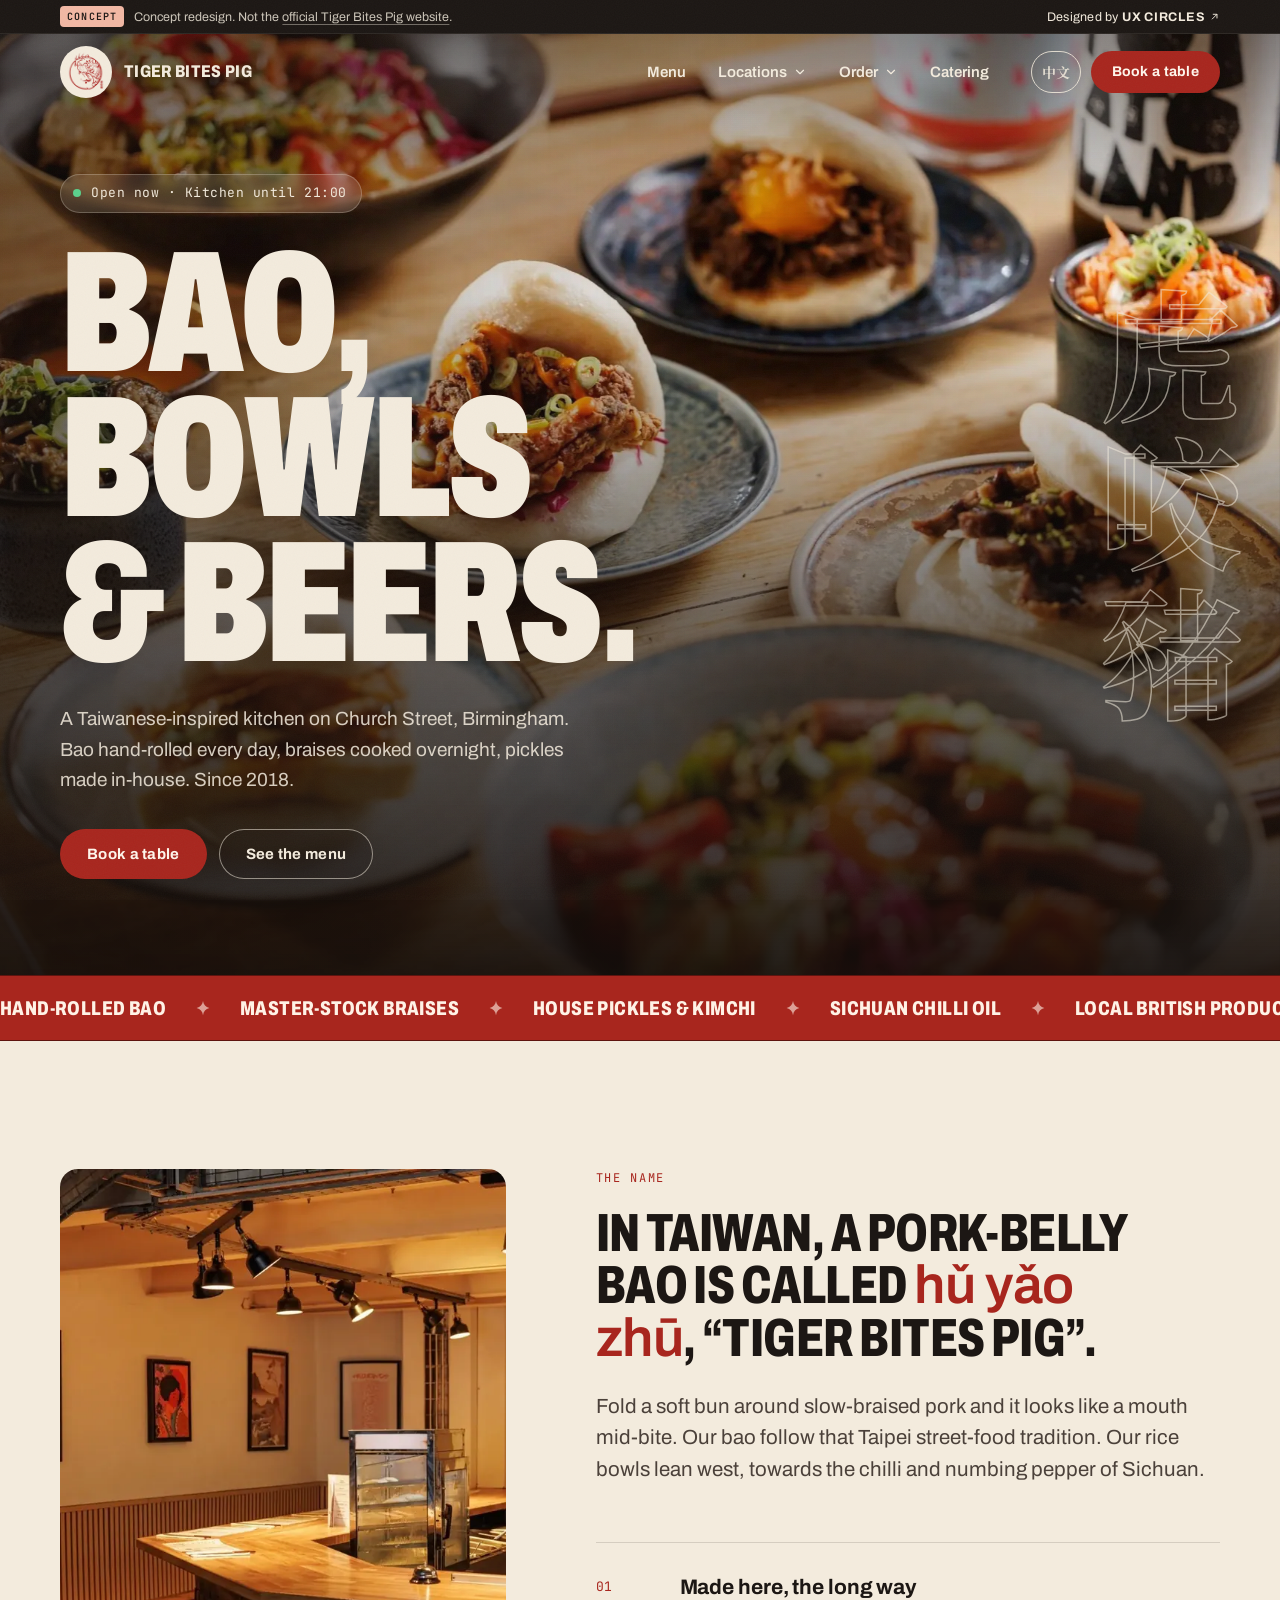
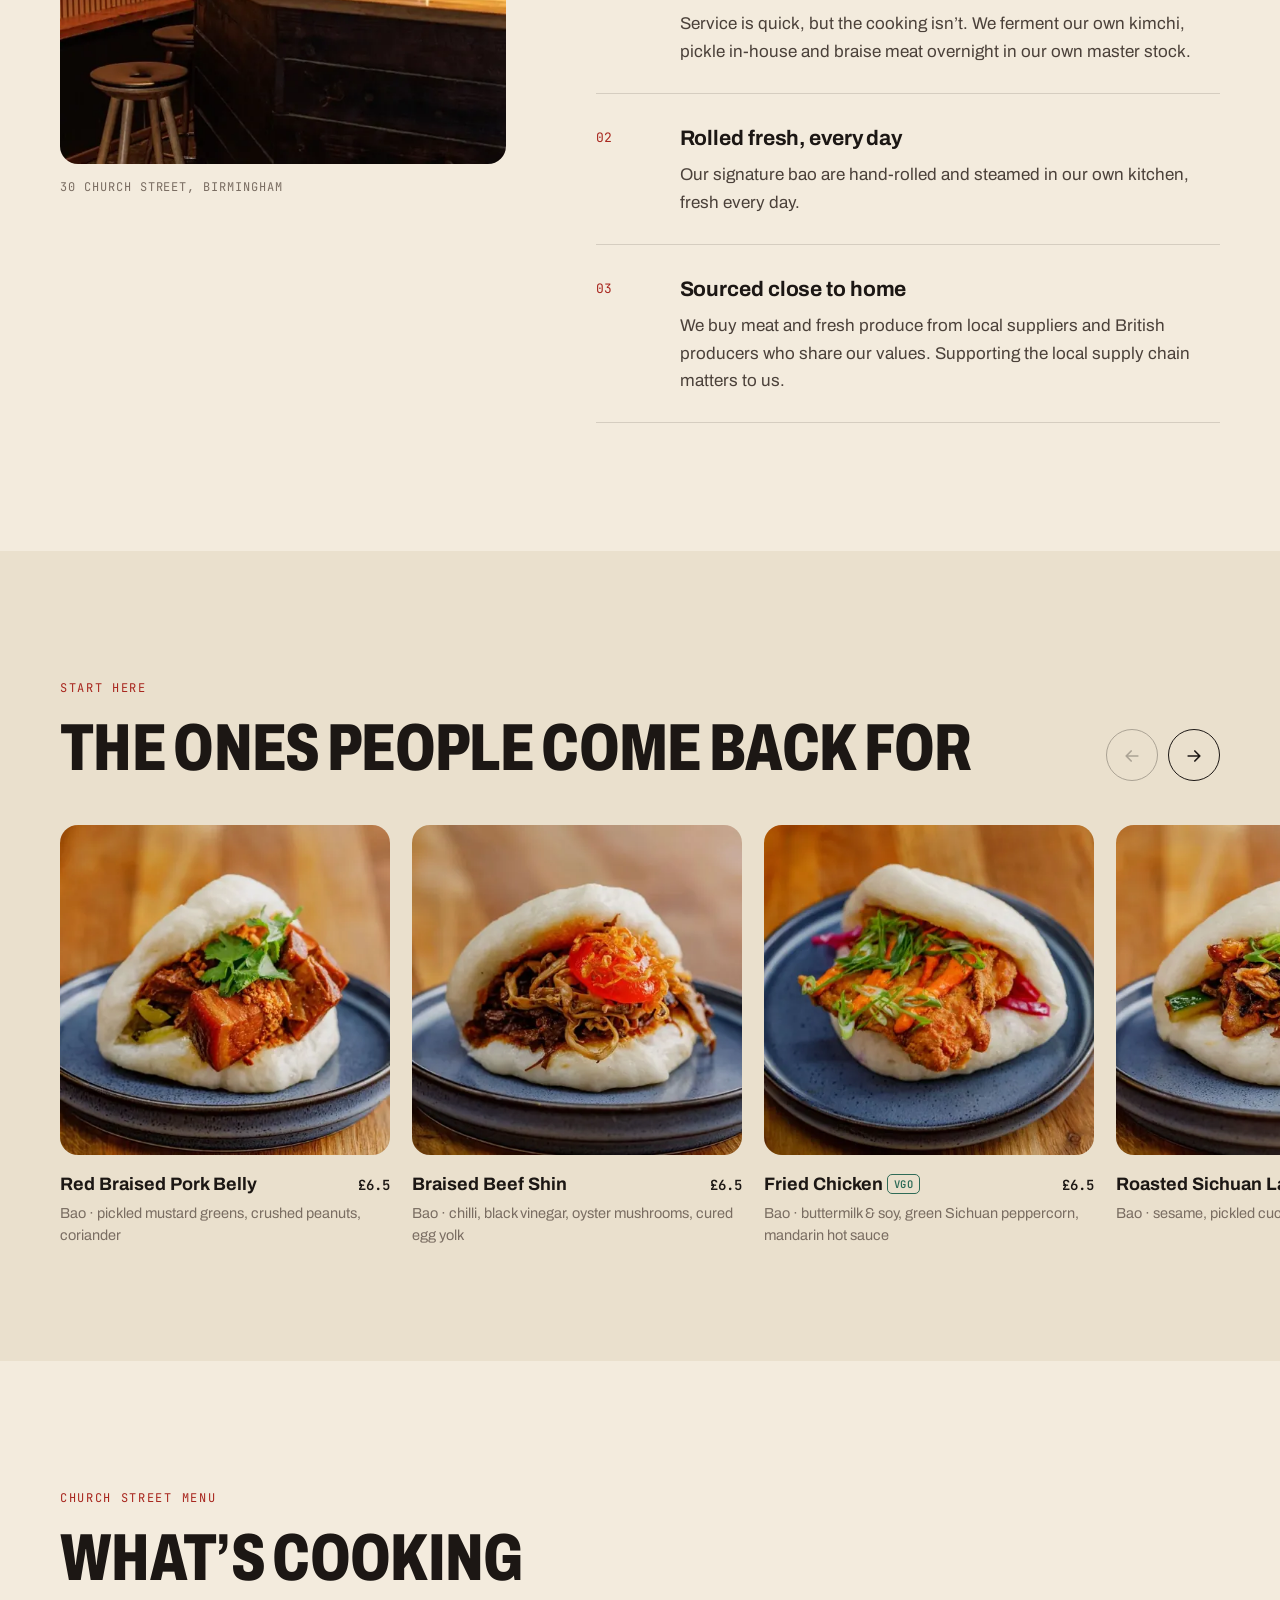
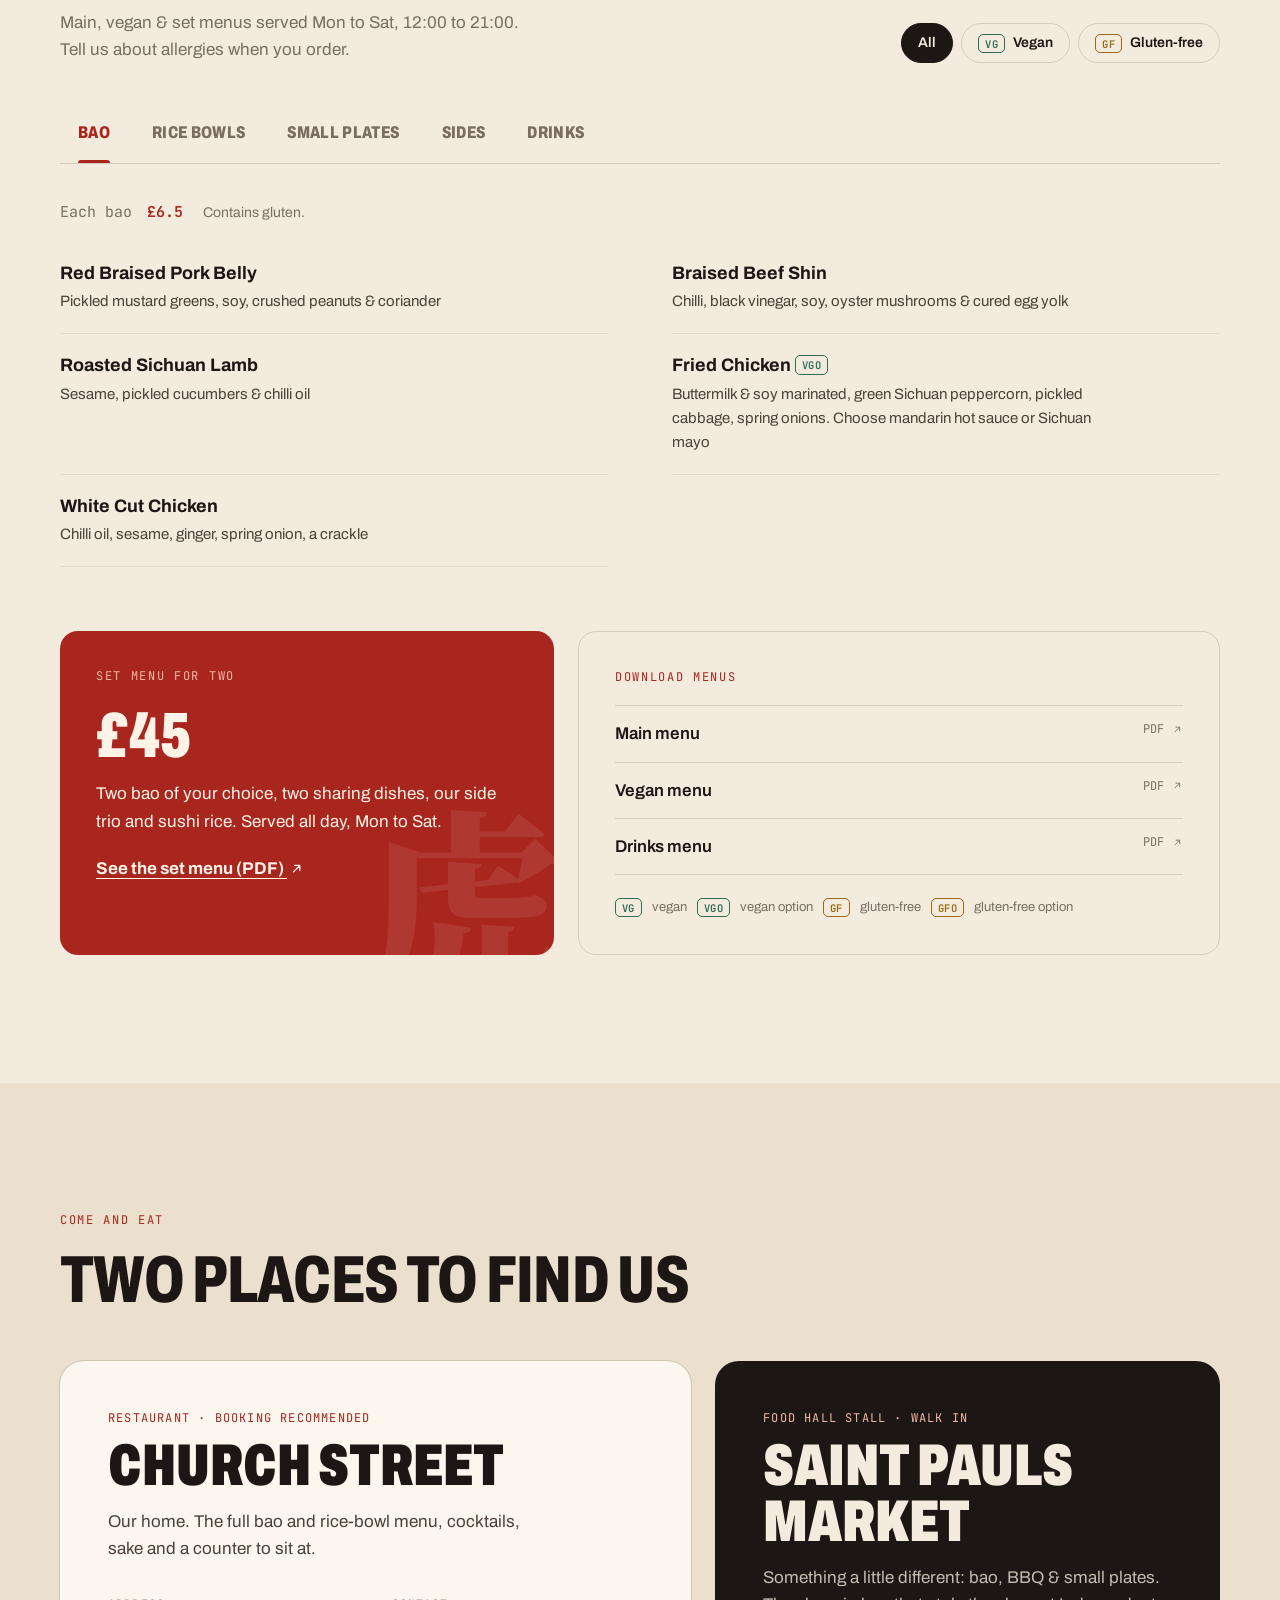
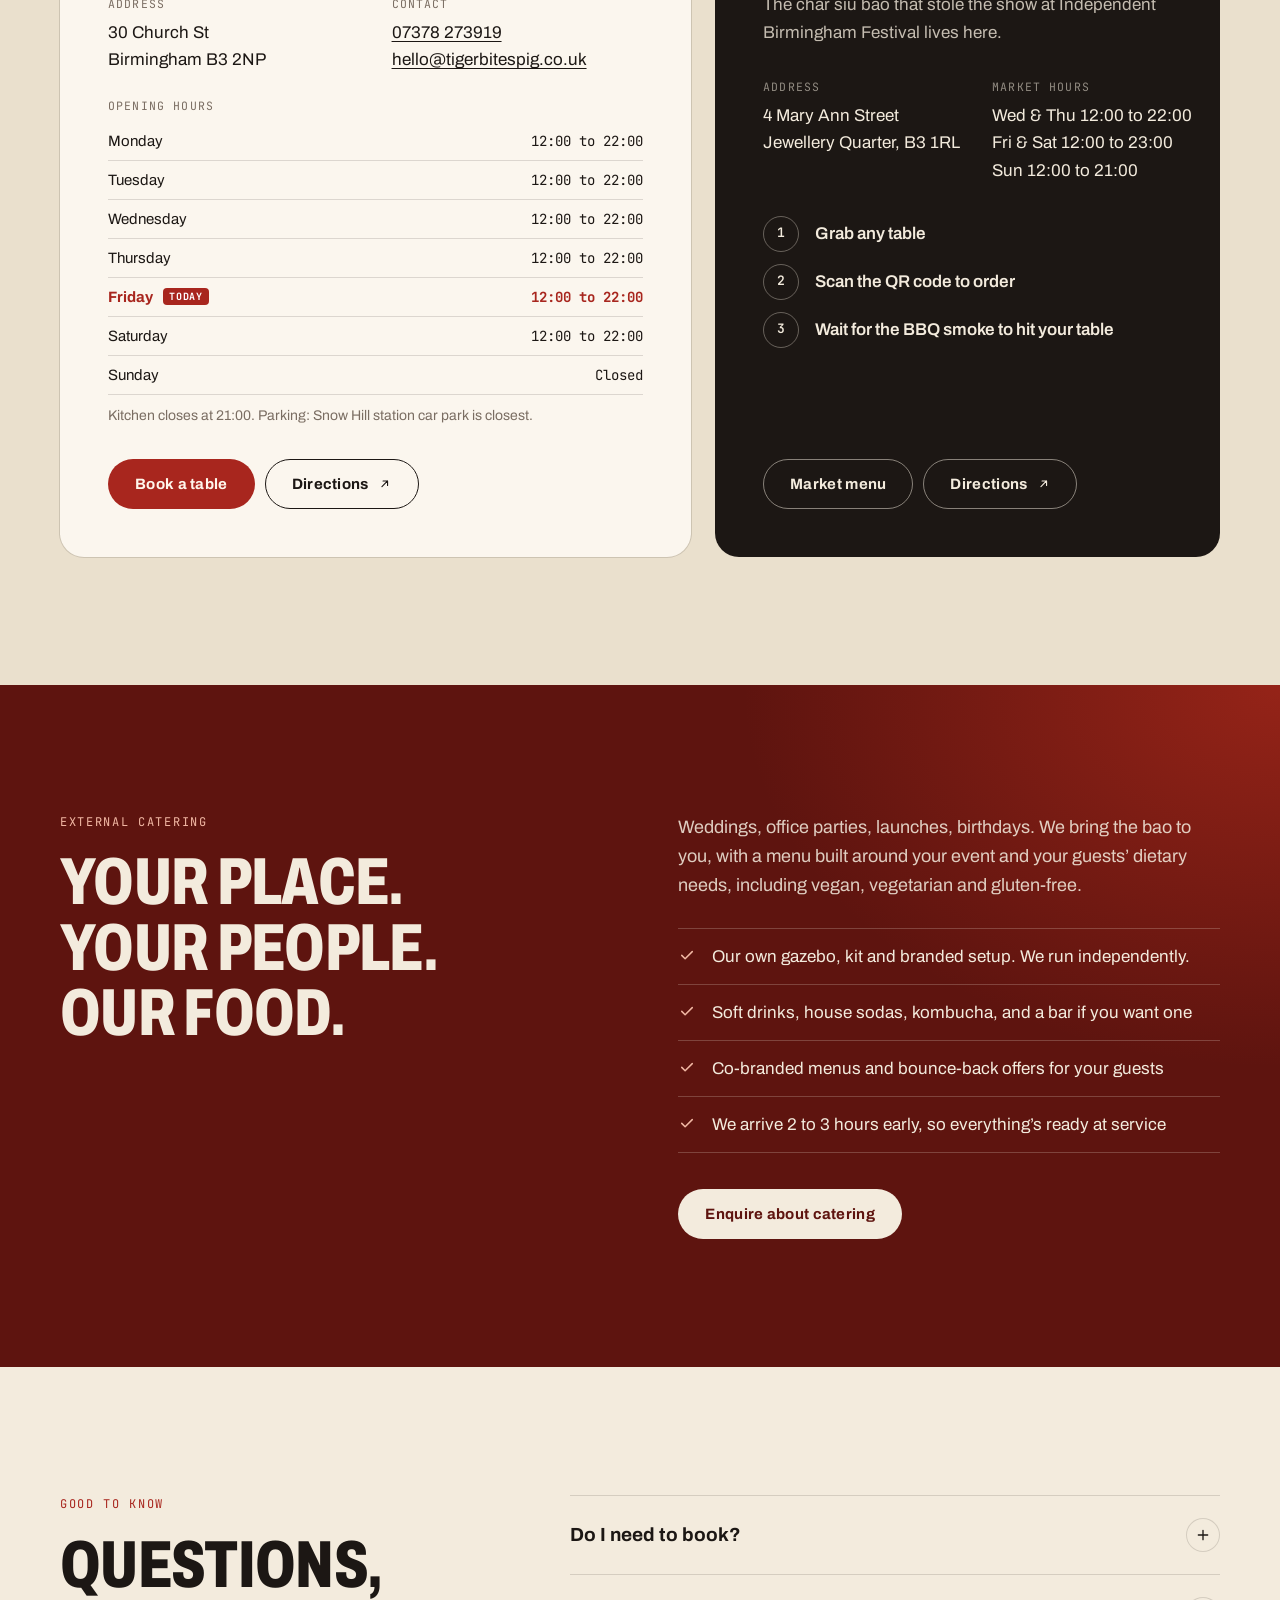
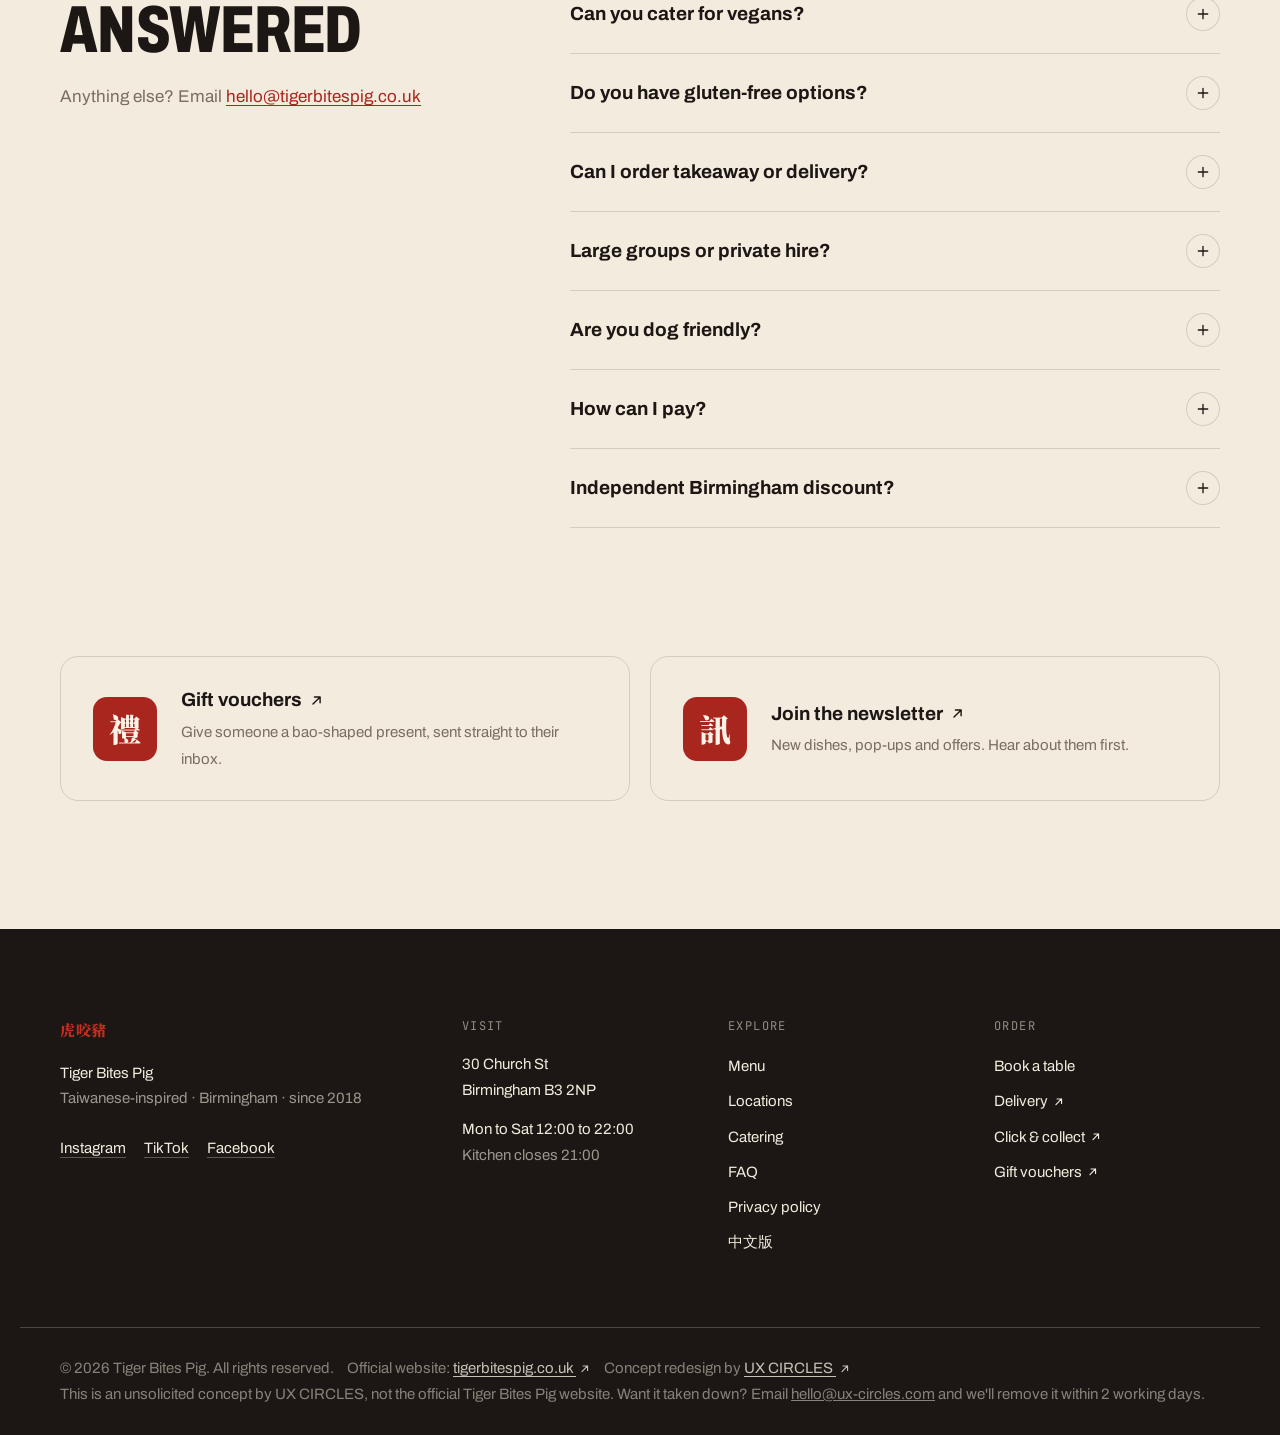
<file: index.html>
<!doctype html>
<html lang="en-GB" class="no-js">
<head>
  <meta charset="utf-8">
  <meta name="viewport" content="width=device-width, initial-scale=1">
  <title>Tiger Bites Pig · Taiwanese-inspired Bao &amp; Rice Bowls, Birmingham</title>
  <meta name="description" content="Hand-rolled bao, master-stock rice bowls and house pickles on Church Street, Birmingham. Taiwanese-inspired since 2018.">
  <meta name="robots" content="noindex, nofollow">
  <meta name="theme-color" content="#F3EBDD">
  <link rel="canonical" href="https://uxcircles.github.io/tigerbitespig/">
  <link rel="alternate" hreflang="en-GB" href="https://uxcircles.github.io/tigerbitespig/">
  <link rel="alternate" hreflang="zh-Hant" href="https://uxcircles.github.io/tigerbitespig/zh/">
  <link rel="icon" href="favicon.ico" sizes="any">
  <link rel="icon" type="image/png" sizes="32x32" href="favicon-32.png">
  <link rel="apple-touch-icon" href="apple-touch-icon.png">
  <link rel="manifest" href="site.webmanifest">
  <link rel="preload" as="image" href="assets/img/hero-1200.webp" imagesrcset="assets/img/hero-1200.webp 1200w, assets/img/hero-2000.webp 2000w" imagesizes="100vw" fetchpriority="high">

  <meta property="og:type" content="restaurant">
  <meta property="og:site_name" content="Tiger Bites Pig">
  <meta property="og:title" content="Tiger Bites Pig · Bao, bowls &amp; beers in Birmingham">
  <meta property="og:description" content="Hand-rolled bao, master-stock rice bowls and house pickles on Church Street, Birmingham.">
  <meta property="og:url" content="https://uxcircles.github.io/tigerbitespig/">
  <meta property="og:image" content="https://uxcircles.github.io/tigerbitespig/assets/img/og.jpg">
  <meta property="og:image:width" content="1200">
  <meta property="og:image:height" content="630">
  <meta name="twitter:card" content="summary_large_image">

  <link rel="preconnect" href="https://fonts.googleapis.com">
  <link rel="preconnect" href="https://fonts.gstatic.com" crossorigin>
  <link href="https://fonts.googleapis.com/css2?family=Archivo:wdth,wght@62..125,400..900&family=JetBrains+Mono:wght@400;600&display=swap" rel="stylesheet">
  <link href="https://fonts.googleapis.com/css2?family=Noto+Serif+TC:wght@700;900&text=%E8%99%8E%E5%92%AC%E8%B1%AC%E7%A6%AE%E8%A8%8A%E7%87%92%E4%B8%AD%E6%96%87&display=swap" rel="stylesheet">
  <link rel="stylesheet" href="styles.css?v=10">

  <script type="application/ld+json">
  {
    "@context": "https://schema.org",
    "@type": "Restaurant",
    "name": "Tiger Bites Pig",
    "servesCuisine": ["Taiwanese", "Sichuan"],
    "address": {
      "@type": "PostalAddress",
      "streetAddress": "30 Church St",
      "addressLocality": "Birmingham",
      "postalCode": "B3 2NP",
      "addressCountry": "GB"
    },
    "telephone": "+447378273919",
    "email": "hello@tigerbitespig.co.uk",
    "url": "https://uxcircles.github.io/tigerbitespig/",
    "image": "https://uxcircles.github.io/tigerbitespig/assets/img/og.jpg",
    "logo": "https://uxcircles.github.io/tigerbitespig/assets/img/icon-512.png",
    "acceptsReservations": true,
    "priceRange": "££",
    "openingHoursSpecification": [{
      "@type": "OpeningHoursSpecification",
      "dayOfWeek": ["Monday","Tuesday","Wednesday","Thursday","Friday","Saturday"],
      "opens": "12:00",
      "closes": "22:00"
    }]
  }
  </script>
</head>
<body>
  <svg class="sprite" aria-hidden="true" focusable="false" style="position:absolute;width:0;height:0;overflow:hidden">
    <symbol id="i-ext" viewBox="0 0 24 24"><path d="M7 17 17 7M9 7h8v8"/></symbol>
    <symbol id="i-left" viewBox="0 0 24 24"><path d="M19 12H5M11 6l-6 6 6 6"/></symbol>
    <symbol id="i-right" viewBox="0 0 24 24"><path d="M5 12h14M13 6l6 6-6 6"/></symbol>
    <symbol id="i-spark" viewBox="0 0 24 24"><path class="fill" d="M12 2.5c.7 5.1 3.6 8 8.5 9.5-4.9 1.5-7.8 4.4-8.5 9.5-.7-5.1-3.6-8-8.5-9.5 4.9-1.5 7.8-4.4 8.5-9.5Z"/></symbol>
  </svg>
  <a class="skip" href="#main">Skip to content</a>

  <!-- ───────── Header ───────── -->
  <header class="site-header" data-header>
    <div class="concept-bar" role="note">
      <div class="wrap concept-inner">
        <p><span class="concept-tag">Concept</span><span class="concept-long">Concept redesign. Not the <a href="https://tigerbitespig.co.uk/" target="_blank" rel="noopener">official Tiger Bites Pig website</a>.</span><span class="concept-short">Concept redesign.</span></p>
        <a href="https://ux-circles.com/restaurants" target="_blank" rel="noopener"><span class="concept-by">Designed by </span><strong>UX CIRCLES</strong> <svg class="icon icon-ext" aria-hidden="true"><use href="#i-ext"/></svg></a>
      </div>
    </div>
    <div class="wrap header-inner">
      <a class="brand" href="#top" aria-label="Tiger Bites Pig home">
        <img src="assets/img/logo.webp" alt="" width="52" height="52">
        <span class="brand-word">Tiger Bites Pig</span>
      </a>

      <nav class="nav" aria-label="Main" data-nav>
        <ul class="nav-list">
          <li><a href="#menu">Menu</a></li>
          <li class="has-drop">
            <button class="drop-toggle" aria-expanded="false" aria-controls="drop-loc">Locations <span class="chev" aria-hidden="true"></span></button>
            <div class="drop" id="drop-loc">
              <a href="#church-street">
                <strong>Church Street</strong>
                <span>Bao, bowls &amp; beers · Book a table</span>
              </a>
              <a href="#saint-pauls">
                <strong>Saint Pauls Market</strong>
                <span>Bao, BBQ &amp; small plates · Walk in</span>
              </a>
            </div>
          </li>
          <li class="has-drop">
            <button class="drop-toggle" aria-expanded="false" aria-controls="drop-order">Order <span class="chev" aria-hidden="true"></span></button>
            <div class="drop" id="drop-order">
              <a href="https://tigerbitespig.order.deliveroo.co.uk/" target="_blank" rel="noopener">
                <strong>Delivery <span class="ext" aria-label="opens Deliveroo"><svg class="icon icon-ext" aria-hidden="true"><use href="#i-ext"/></svg></span></strong>
                <span>To your door or office, via Deliveroo</span>
              </a>
              <a href="https://goodeats.io/tigerbitespig" target="_blank" rel="noopener">
                <strong>Click &amp; collect <span class="ext" aria-label="opens Good Eats"><svg class="icon icon-ext" aria-hidden="true"><use href="#i-ext"/></svg></span></strong>
                <span>Pick a time, skip the queue, via Good Eats</span>
              </a>
            </div>
          </li>
          <li><a href="#catering">Catering</a></li>
          <li class="nav-mobile-only"><a href="https://tigerbitespig.giftpro.co.uk/vouchers/tiger-bites-pig-gift-voucher/" target="_blank" rel="noopener">Gift vouchers <span class="ext"><svg class="icon icon-ext" aria-hidden="true"><use href="#i-ext"/></svg></span></a></li>
          <li class="nav-mobile-only"><a href="#faq">FAQ</a></li>
          <li class="nav-lang"><a href="zh/" lang="zh-Hant" hreflang="zh-Hant">中文版</a></li>
        </ul>
      </nav>

      <div class="header-actions">
        <a class="lang-switch" href="zh/" lang="zh-Hant" hreflang="zh-Hant" aria-label="中文版">中文</a>
        <a class="btn btn-red btn-sm" href="book.html">Book a table</a>
        <button class="burger" aria-label="Open menu" aria-expanded="false" data-burger>
          <span></span><span></span>
        </button>
      </div>
    </div>
  </header>

  <main id="main">
    <!-- ───────── Hero ───────── -->
    <section class="hero" id="top">
      <img class="hero-img" src="assets/img/hero-1200.webp" srcset="assets/img/hero-1200.webp 1200w, assets/img/hero-2000.webp 2000w" sizes="100vw" width="2000" height="1334" alt="A table spread of bao buns, rice bowls and side dishes at Tiger Bites Pig" fetchpriority="high">
      <div class="hero-shade" aria-hidden="true"></div>
      <div class="wrap hero-inner">
        <p class="status" data-status><span class="dot"></span><span data-status-text>Church Street · Mon to Sat 12:00 to 22:00</span></p>
        <h1 class="hero-title">Bao,<br>bowls<br>&amp; beers.</h1>
        <p class="hero-sub">A Taiwanese-inspired kitchen on Church Street, Birmingham. Bao hand-rolled every day, braises cooked overnight, pickles made in-house. Since 2018.</p>
        <div class="hero-ctas">
          <a class="btn btn-red" href="book.html">Book a table</a>
          <a class="btn btn-ghost-light" href="#menu">See the menu</a>
        </div>
      </div>
      <p class="hero-cjk" aria-hidden="true">虎咬豬</p>
    </section>

    <!-- ───────── Marquee ───────── -->
    <div class="marquee" aria-hidden="true">
      <div class="marquee-track">
        <span>Hand-rolled bao</span><i><svg class="icon icon-spark" aria-hidden="true"><use href="#i-spark"/></svg></i><span>Master-stock braises</span><i><svg class="icon icon-spark" aria-hidden="true"><use href="#i-spark"/></svg></i><span>House pickles &amp; kimchi</span><i><svg class="icon icon-spark" aria-hidden="true"><use href="#i-spark"/></svg></i><span>Sichuan chilli oil</span><i><svg class="icon icon-spark" aria-hidden="true"><use href="#i-spark"/></svg></i><span>Local British producers</span><i><svg class="icon icon-spark" aria-hidden="true"><use href="#i-spark"/></svg></i>
        <span>Hand-rolled bao</span><i><svg class="icon icon-spark" aria-hidden="true"><use href="#i-spark"/></svg></i><span>Master-stock braises</span><i><svg class="icon icon-spark" aria-hidden="true"><use href="#i-spark"/></svg></i><span>House pickles &amp; kimchi</span><i><svg class="icon icon-spark" aria-hidden="true"><use href="#i-spark"/></svg></i><span>Sichuan chilli oil</span><i><svg class="icon icon-spark" aria-hidden="true"><use href="#i-spark"/></svg></i><span>Local British producers</span><i><svg class="icon icon-spark" aria-hidden="true"><use href="#i-spark"/></svg></i>
      </div>
    </div>

    <!-- ───────── Story ───────── -->
    <section class="section story" id="about">
      <div class="wrap story-grid">
        <figure class="story-fig reveal">
          <img src="assets/img/interior-600.webp" srcset="assets/img/interior-600.webp 600w, assets/img/interior-1200.webp 1200w" sizes="(max-width: 900px) 100vw, 40vw" alt="The Church Street dining room: a wooden counter, stools and warm pendant lights" loading="lazy" width="900" height="1200">
          <figcaption>30 Church Street, Birmingham</figcaption>
        </figure>

        <div class="story-copy">
          <p class="eyebrow reveal">The name</p>
          <h2 class="h2 reveal">In Taiwan, a pork-belly bao is called <em>hǔ yǎo zhū</em>, “tiger bites pig”.</h2>
          <p class="lede reveal">Fold a soft bun around slow-braised pork and it looks like a mouth mid-bite. Our bao follow that Taipei street-food tradition. Our rice bowls lean west, towards the chilli and numbing pepper of Sichuan.</p>

          <ol class="pillars">
            <li class="reveal">
              <span class="num">01</span>
              <h3>Made here, the long way</h3>
              <p>Service is quick, but the cooking isn’t. We ferment our own kimchi, pickle in-house and braise meat overnight in our own master stock.</p>
            </li>
            <li class="reveal">
              <span class="num">02</span>
              <h3>Rolled fresh, every day</h3>
              <p>Our signature bao are hand-rolled and steamed in our own kitchen, fresh every day.</p>
            </li>
            <li class="reveal">
              <span class="num">03</span>
              <h3>Sourced close to home</h3>
              <p>We buy meat and fresh produce from local suppliers and British producers who share our values. Supporting the local supply chain matters to us.</p>
            </li>
          </ol>
        </div>
      </div>
    </section>

    <!-- ───────── Signature dishes ───────── -->
    <section class="section signatures" aria-labelledby="sig-title">
      <div class="wrap sig-head">
        <div>
          <p class="eyebrow">Start here</p>
          <h2 class="h2" id="sig-title">The ones people come back for</h2>
        </div>
        <div class="rail-ctrl">
          <button class="round" data-rail-prev aria-label="Previous dishes"><svg class="icon icon-left" aria-hidden="true"><use href="#i-left"/></svg></button>
          <button class="round" data-rail-next aria-label="Next dishes"><svg class="icon icon-right" aria-hidden="true"><use href="#i-right"/></svg></button>
        </div>
      </div>

      <ul class="rail" data-rail>
        <li class="dish">
          <div class="dish-img"><img loading="lazy" alt="Red braised pork belly bao" src="assets/img/bao-pork-belly-450.webp" srcset="assets/img/bao-pork-belly-450.webp 450w, assets/img/bao-pork-belly-900.webp 900w" sizes="(max-width: 560px) 250px, 330px" width="450" height="450"></div>
          <div class="dish-meta"><h3>Red Braised Pork Belly</h3><span class="price">£6.5</span></div>
          <p>Bao · pickled mustard greens, crushed peanuts, coriander</p>
        </li>
        <li class="dish">
          <div class="dish-img"><img loading="lazy" alt="Braised beef shin bao" src="assets/img/bao-beef-shin-450.webp" srcset="assets/img/bao-beef-shin-450.webp 450w, assets/img/bao-beef-shin-900.webp 900w" sizes="(max-width: 560px) 250px, 330px" width="450" height="450"></div>
          <div class="dish-meta"><h3>Braised Beef Shin</h3><span class="price">£6.5</span></div>
          <p>Bao · chilli, black vinegar, oyster mushrooms, cured egg yolk</p>
        </li>
        <li class="dish">
          <div class="dish-img"><img loading="lazy" alt="Fried chicken bao with hot sauce" src="assets/img/bao-fried-chicken-450.webp" srcset="assets/img/bao-fried-chicken-450.webp 450w, assets/img/bao-fried-chicken-900.webp 900w" sizes="(max-width: 560px) 250px, 330px" width="450" height="450"></div>
          <div class="dish-meta"><h3>Fried Chicken <abbr class="tag tag-vg" title="Vegan option available">VGO</abbr></h3><span class="price">£6.5</span></div>
          <p>Bao · buttermilk &amp; soy, green Sichuan peppercorn, mandarin hot sauce</p>
        </li>
        <li class="dish">
          <div class="dish-img"><img loading="lazy" alt="Roasted Sichuan lamb bao" src="assets/img/bao-sichuan-lamb-450.webp" srcset="assets/img/bao-sichuan-lamb-450.webp 450w, assets/img/bao-sichuan-lamb-900.webp 900w" sizes="(max-width: 560px) 250px, 330px" width="450" height="450"></div>
          <div class="dish-meta"><h3>Roasted Sichuan Lamb</h3><span class="price">£6.5</span></div>
          <p>Bao · sesame, pickled cucumbers, chilli oil</p>
        </li>
        <li class="dish">
          <div class="dish-img"><img loading="lazy" alt="Red braised pork belly rice bowl" src="assets/img/bowl-pork-belly-450.webp" srcset="assets/img/bowl-pork-belly-450.webp 450w, assets/img/bowl-pork-belly-900.webp 900w" sizes="(max-width: 560px) 250px, 330px" width="450" height="450"></div>
          <div class="dish-meta"><h3>Pork Belly Bowl</h3><span class="price">£18.5</span></div>
          <p>Rice bowl · slow-cooked in our aromatic master stock</p>
        </li>
        <li class="dish">
          <div class="dish-img"><img loading="lazy" alt="Braised beef shin rice bowl" src="assets/img/bowl-beef-shin-450.webp" srcset="assets/img/bowl-beef-shin-450.webp 450w, assets/img/bowl-beef-shin-900.webp 900w" sizes="(max-width: 560px) 250px, 330px" width="450" height="450"></div>
          <div class="dish-meta"><h3>Beef Shin Bowl</h3><span class="price">£18.5</span></div>
          <p>Rice bowl · cooked overnight with chilli, soy &amp; black vinegar</p>
        </li>
        <li class="dish">
          <div class="dish-img"><img loading="lazy" alt="White cut chicken rice bowl" src="assets/img/bowl-white-cut-chicken-450.webp" srcset="assets/img/bowl-white-cut-chicken-450.webp 450w, assets/img/bowl-white-cut-chicken-900.webp 900w" sizes="(max-width: 560px) 250px, 330px" width="450" height="450"></div>
          <div class="dish-meta"><h3>White Cut Chicken <abbr class="tag tag-gf" title="Gluten-free option available">GFO</abbr></h3><span class="price">£18.5</span></div>
          <p>Rice bowl · poached breast &amp; leg, chilli oil, aged soy. Served cold</p>
        </li>
        <li class="dish">
          <div class="dish-img"><img loading="lazy" alt="White cut chicken bao with chilli oil and sesame" src="assets/img/bao-white-cut-chicken-450.webp" srcset="assets/img/bao-white-cut-chicken-450.webp 450w, assets/img/bao-white-cut-chicken-900.webp 900w" sizes="(max-width: 560px) 250px, 330px" width="450" height="450"></div>
          <div class="dish-meta"><h3>White Cut Chicken Bao</h3><span class="price">£6.5</span></div>
          <p>Bao · chilli oil, sesame, ginger, spring onion, a crackle</p>
        </li>
      </ul>
    </section>

    <!-- ───────── Menu ───────── -->
    <section class="section menu" id="menu" aria-labelledby="menu-title">
      <div class="wrap">
        <div class="menu-head">
          <div>
            <p class="eyebrow">Church Street menu</p>
            <h2 class="h2" id="menu-title">What’s cooking</h2>
            <p class="muted">Main, vegan &amp; set menus served Mon to Sat, 12:00 to 21:00. Tell us about allergies when you order.</p>
          </div>
          <div class="filters" role="group" aria-label="Dietary filter">
            <button class="chip is-on" data-filter="all" aria-pressed="true">All</button>
            <button class="chip" data-filter="vg" aria-pressed="false"><span class="tag tag-vg">VG</span> Vegan</button>
            <button class="chip" data-filter="gf" aria-pressed="false"><span class="tag tag-gf">GF</span> Gluten-free</button>
          </div>
        </div>

        <div class="tabs" role="tablist" aria-label="Menu sections" data-tabs>
          <button role="tab" id="t-bao" aria-controls="p-bao" aria-selected="true">Bao</button>
          <button role="tab" id="t-bowls" aria-controls="p-bowls" aria-selected="false" tabindex="-1">Rice bowls</button>
          <button role="tab" id="t-small" aria-controls="p-small" aria-selected="false" tabindex="-1">Small plates</button>
          <button role="tab" id="t-sides" aria-controls="p-sides" aria-selected="false" tabindex="-1">Sides</button>
          <button role="tab" id="t-drinks" aria-controls="p-drinks" aria-selected="false" tabindex="-1">Drinks</button>
        </div>

        <!-- Bao -->
        <div class="panel" role="tabpanel" id="p-bao" aria-labelledby="t-bao">
          <div class="panel-intro">
            <p class="panel-price"><span>Each bao</span> £6.5</p>
            <p class="muted small">Contains gluten.</p>
          </div>
          <ul class="items">
            <li class="item" data-diet=""><div class="item-row"><h3>Red Braised Pork Belly</h3></div><p>Pickled mustard greens, soy, crushed peanuts &amp; coriander</p></li>
            <li class="item" data-diet=""><div class="item-row"><h3>Braised Beef Shin</h3></div><p>Chilli, black vinegar, soy, oyster mushrooms &amp; cured egg yolk</p></li>
            <li class="item" data-diet=""><div class="item-row"><h3>Roasted Sichuan Lamb</h3></div><p>Sesame, pickled cucumbers &amp; chilli oil</p></li>
            <li class="item" data-diet="vgo"><div class="item-row"><h3>Fried Chicken <span class="tag tag-vg">VGO</span></h3></div><p>Buttermilk &amp; soy marinated, green Sichuan peppercorn, pickled cabbage, spring onions. Choose mandarin hot sauce or Sichuan mayo</p></li>
            <li class="item" data-diet=""><div class="item-row"><h3>White Cut Chicken</h3></div><p>Chilli oil, sesame, ginger, spring onion, a crackle</p></li>
          </ul>
        </div>

        <!-- Rice bowls -->
        <div class="panel" role="tabpanel" id="p-bowls" aria-labelledby="t-bowls" hidden>
          <div class="panel-intro">
            <p class="panel-price"><span>Each bowl</span> £18.5</p>
            <p class="muted small">Served with soy, roasted carrots, house pickles, mustard greens &amp; sesame. Classic bowls come with a cured egg yolk.</p>
          </div>
          <h3 class="group-title">Classic</h3>
          <ul class="items">
            <li class="item" data-diet=""><div class="item-row"><h3>Red Braised Pork Belly</h3></div><p>Slowly cooked in our own aromatic master stock</p></li>
            <li class="item" data-diet=""><div class="item-row"><h3>Braised Beef Shin</h3></div><p>Cooked overnight with chilli, soy &amp; black vinegar</p></li>
            <li class="item" data-diet="vgo"><div class="item-row"><h3>Fried Chicken <span class="tag tag-vg">VGO</span></h3></div><p>Buttermilk &amp; soy marinated chicken thigh with mandarin hot sauce</p></li>
            <li class="item" data-diet="gfo"><div class="item-row"><h3>White Cut Chicken <span class="tag tag-gf">GFO</span></h3></div><p>Poached breast and leg, chilli oil, sesame &amp; aged soy sauce. Served cold</p></li>
          </ul>
          <h3 class="group-title">Church Street specials <span class="muted small">new since the big move</span></h3>
          <ul class="items">
            <li class="item" data-diet="vgo"><div class="item-row"><h3>Chicken Curry <span class="tag tag-vg">VGO</span></h3></div><p>Fried chicken, peppers &amp; onions, tossed in a lightly spiced golden curry</p></li>
            <li class="item" data-diet=""><div class="item-row"><h3>Sweet, Hot &amp; Sour Pork</h3></div><p>Crispy pork belly with peppers &amp; red onion. Swap to king prawns +£2</p></li>
            <li class="item" data-diet=""><div class="item-row"><h3>Sichuan Spicy King Prawn</h3></div><p>Stir-fried king prawns with Sichuan pepper, ginger, chilli &amp; soy</p></li>
            <li class="item" data-diet="vgo"><div class="item-row"><h3>Salt &amp; Pepper Chicken <span class="tag tag-vg">VGO</span></h3></div><p>Buttermilk &amp; soy marinated chicken, five spice &amp; white pepper</p></li>
          </ul>
          <p class="addons"><span>Spice up your (life) bowl <b>+£2.5</b></span><span>Extra egg yolk <b>+£1</b></span></p>
        </div>

        <!-- Small plates & salads -->
        <div class="panel" role="tabpanel" id="p-small" aria-labelledby="t-small" hidden>
          <h3 class="group-title">For the table <span class="muted small">all three for £13</span></h3>
          <ul class="items">
            <li class="item" data-diet=""><div class="item-row"><h3>Seasoned Prawn Crackers</h3><span class="price">£4.5</span></div></li>
            <li class="item" data-diet="vg"><div class="item-row"><h3>Smacked Cucumbers <span class="tag tag-vg">VG</span></h3><span class="price">£5.5</span></div></li>
            <li class="item" data-diet="vg gf"><div class="item-row"><h3>House Pickles <span class="tag tag-vg">VG</span> <span class="tag tag-gf">GF</span></h3><span class="price">£4.5</span></div></li>
          </ul>
          <h3 class="group-title">Fried dumplings <span class="muted small">five per portion</span></h3>
          <ul class="items">
            <li class="item" data-diet=""><div class="item-row"><h3>Hoisin Duck</h3><span class="price">£7.5</span></div><p>With soy, black vinegar &amp; shallot-oil dipping sauce</p></li>
            <li class="item" data-diet="vg"><div class="item-row"><h3>Edamame &amp; Mushroom <span class="tag tag-vg">VG</span></h3><span class="price">£7.5</span></div><p>With soy, black vinegar &amp; shallot-oil dipping sauce</p></li>
          </ul>
          <h3 class="group-title">Salad bowls</h3>
          <ul class="items">
            <li class="item" data-diet="vg gfo"><div class="item-row"><h3>Paper Tofu <span class="tag tag-vg">VG</span> <span class="tag tag-gf">GFO</span></h3><span class="price">£10</span></div><p>Cucumber, beansprouts, spring onion, coriander, Shaoxing wine, soy, garlic, crispy chilli oil. Add white cut chicken +£2.5</p></li>
            <li class="item" data-diet="gf"><div class="item-row"><h3>Sichuan Chicken <span class="tag tag-gf">GF</span></h3><span class="price">£12.5</span></div><p>White cut chicken, Sichuan chilli oil, beansprouts, cucumber, ginger, sesame. King prawns +£2.5</p></li>
            <li class="item" data-diet=""><div class="item-row"><h3>Bang Bang Chicken</h3><span class="price">£12.5</span></div><p>Peanut, white cut chicken, beansprouts, coriander, spring onion, cucumber, lime. King prawns +£2.5</p></li>
          </ul>
        </div>

        <!-- Sides -->
        <div class="panel" role="tabpanel" id="p-sides" aria-labelledby="t-sides" hidden>
          <ul class="items">
            <li class="item" data-diet="vg"><div class="item-row"><h3>Wolves Teeth Fries <span class="tag tag-vg">VG</span></h3><span class="price">£5.5</span></div></li>
            <li class="item" data-diet="vg gf"><div class="item-row"><h3>Pak Choi &amp; Oyster Mushroom <span class="tag tag-vg">VG</span> <span class="tag tag-gf">GF</span></h3><span class="price">£8</span></div></li>
            <li class="item" data-diet="vg"><div class="item-row"><h3>Fragrant Aubergines <span class="tag tag-vg">VG</span></h3><span class="price">£4.5</span></div></li>
            <li class="item" data-diet="vg gf"><div class="item-row"><h3>Kimchi <span class="tag tag-vg">VG</span> <span class="tag tag-gf">GF</span></h3><span class="price">£4.5</span></div></li>
            <li class="item" data-diet="vg"><div class="item-row"><h3>Table Trio <span class="tag tag-vg">VG</span></h3><span class="price">£11</span></div><p>Aubergines, kimchi &amp; wolves teeth fries</p></li>
          </ul>
          <h3 class="group-title">Sauces <span class="muted small">£2 each, all vegan &amp; gluten-free</span></h3>
          <ul class="items">
            <li class="item" data-diet="vg gf"><div class="item-row"><h3>House Chilli Oil</h3><span class="price">£2</span></div></li>
            <li class="item" data-diet="vg gf"><div class="item-row"><h3>Mandarin Hot Sauce</h3><span class="price">£2</span></div></li>
            <li class="item" data-diet="vg gf"><div class="item-row"><h3>Sichuan Mayo</h3><span class="price">£2</span></div></li>
          </ul>
        </div>

        <!-- Drinks -->
        <div class="panel" role="tabpanel" id="p-drinks" aria-labelledby="t-drinks" hidden>
          <div class="drinks">
            <div>
              <h3 class="group-title">Cocktails <span class="muted small">all £11</span></h3>
              <ul class="items">
                <li class="item item-drink"><div class="item-row"><h3>Iron Goddess of Mercy</h3></div><p>Apricot &amp; peach topped with sparkling tie guan yin tea</p></li>
                <li class="item item-drink"><div class="item-row"><h3>Sesame Old Fashioned</h3></div><p>Soy, caramel &amp; sesame-infused American whiskey, balanced with plum</p></li>
                <li class="item item-drink"><div class="item-row"><h3>Yuzu Negroni</h3></div><p>Italian bitterness meets Japanese yuzu</p></li>
                <li class="item item-drink"><div class="item-row"><h3>Mandarin Paloma</h3></div><p>Tequila, mandarin &amp; grapefruit</p></li>
              </ul>
            </div>
            <div>
              <h3 class="group-title">Beer &amp; sake</h3>
              <ul class="items">
                <li class="item item-drink"><div class="item-row"><h3>TBP Pilsner 3.4%</h3><span class="price">£6 / £3</span></div><p>Our house draught, pint or half</p></li>
                <li class="item item-drink"><div class="item-row"><h3>TBP Session IPA 3.4%</h3><span class="price">£6.25 / £3.25</span></div></li>
                <li class="item item-drink"><div class="item-row"><h3>Braybrooke Helles 4.2%</h3><span class="price">£6</span></div><p>“This with a fried chicken bao? Unreal.”</p></li>
                <li class="item item-drink"><div class="item-row"><h3>Kumo Cloudy Junmai Sake</h3><span class="price">£42</span></div><p>37.5cl · fruity, bold acidity, rich finish</p></li>
              </ul>
            </div>
            <div>
              <h3 class="group-title">Without the booze</h3>
              <ul class="items">
                <li class="item item-drink"><div class="item-row"><h3>House Sodas</h3><span class="price">£4</span></div><p>Yuzu · Watermelon · Ginger &amp; lemongrass</p></li>
                <li class="item item-drink"><div class="item-row"><h3>Fix8 Kombucha</h3><span class="price">£4.5</span></div><p>Sicilian citrus · Ginger &amp; turmeric · Strawberry &amp; basil</p></li>
                <li class="item item-drink"><div class="item-row"><h3>Below Brew Co 0.5%</h3><span class="price">£5</span></div></li>
              </ul>
            </div>
          </div>
        </div>

        <p class="empty" data-empty hidden>Nothing in this section matches that filter. Try another tab, or ask our team: most dishes can be adapted.</p>

        <div class="menu-foot">
          <div class="set-card">
            <p class="eyebrow eyebrow-light">Set menu for two</p>
            <p class="set-price">£45</p>
            <p>Two bao of your choice, two sharing dishes, our side trio and sushi rice. Served all day, Mon to Sat.</p>
            <a class="link-light" href="assets/menus/set-menu.pdf" target="_blank" rel="noopener">See the set menu (PDF) <svg class="icon icon-ext" aria-hidden="true"><use href="#i-ext"/></svg></a>
          </div>
          <div class="pdfs">
            <p class="eyebrow">Download menus</p>
            <ul>
              <li><a href="assets/menus/main-menu.pdf" target="_blank" rel="noopener">Main menu <span>PDF <svg class="icon icon-ext" aria-hidden="true"><use href="#i-ext"/></svg></span></a></li>
              <li><a href="assets/menus/vegan-menu.pdf" target="_blank" rel="noopener">Vegan menu <span>PDF <svg class="icon icon-ext" aria-hidden="true"><use href="#i-ext"/></svg></span></a></li>
              <li><a href="assets/menus/drinks-menu.pdf" target="_blank" rel="noopener">Drinks menu <span>PDF <svg class="icon icon-ext" aria-hidden="true"><use href="#i-ext"/></svg></span></a></li>
            </ul>
            <p class="legend"><span class="tag tag-vg">VG</span> vegan <span class="tag tag-vg">VGO</span> vegan option <span class="tag tag-gf">GF</span> gluten-free <span class="tag tag-gf">GFO</span> gluten-free option</p>
          </div>
        </div>
      </div>
    </section>

    <!-- ───────── Locations ───────── -->
    <section class="section locations" id="locations" aria-labelledby="loc-title">
      <div class="wrap">
        <p class="eyebrow">Come and eat</p>
        <h2 class="h2" id="loc-title">Two places to find us</h2>

        <div class="loc-grid">
          <article class="loc" id="church-street">
            <div class="loc-top">
              <p class="loc-kicker">Restaurant · Booking recommended</p>
              <h3 class="loc-name">Church Street</h3>
              <p class="loc-desc">Our home. The full bao and rice-bowl menu, cocktails, sake and a counter to sit at.</p>
            </div>
            <dl class="loc-facts">
              <div><dt>Address</dt><dd>30 Church St<br>Birmingham B3 2NP</dd></div>
              <div><dt>Contact</dt><dd><a href="tel:+447378273919">07378 273919</a><br><a href="mailto:hello@tigerbitespig.co.uk">hello@tigerbitespig.co.uk</a></dd></div>
              <div class="span-2">
                <dt>Opening hours</dt>
                <dd>
                  <table class="hours" data-hours>
                    <tr data-day="1"><th>Monday</th><td>12:00 to 22:00</td></tr>
                    <tr data-day="2"><th>Tuesday</th><td>12:00 to 22:00</td></tr>
                    <tr data-day="3"><th>Wednesday</th><td>12:00 to 22:00</td></tr>
                    <tr data-day="4"><th>Thursday</th><td>12:00 to 22:00</td></tr>
                    <tr data-day="5"><th>Friday</th><td>12:00 to 22:00</td></tr>
                    <tr data-day="6"><th>Saturday</th><td>12:00 to 22:00</td></tr>
                    <tr data-day="0"><th>Sunday</th><td>Closed</td></tr>
                  </table>
                  <p class="muted small">Kitchen closes at 21:00. Parking: Snow Hill station car park is closest.</p>
                </dd>
              </div>
            </dl>
            <div class="loc-ctas">
              <a class="btn btn-red" href="book.html">Book a table</a>
              <a class="btn btn-line" href="https://www.google.com/maps/search/?api=1&query=Tiger+Bites+Pig+30+Church+St+Birmingham+B3+2NP" target="_blank" rel="noopener">Directions <svg class="icon icon-ext" aria-hidden="true"><use href="#i-ext"/></svg></a>
            </div>
          </article>

          <article class="loc loc-alt" id="saint-pauls">
            <div class="loc-top">
              <p class="loc-kicker">Food hall stall · Walk in</p>
              <h3 class="loc-name">Saint Pauls Market</h3>
              <p class="loc-desc">Something a little different: bao, BBQ &amp; small plates. The char siu bao that stole the show at Independent Birmingham Festival lives here.</p>
            </div>
            <dl class="loc-facts">
              <div><dt>Address</dt><dd>4 Mary Ann Street<br>Jewellery Quarter, B3 1RL</dd></div>
              <div><dt>Market hours</dt><dd>Wed &amp; Thu 12:00 to 22:00<br>Fri &amp; Sat 12:00 to 23:00<br>Sun 12:00 to 21:00</dd></div>
            </dl>
            <ol class="steps">
              <li><span>1</span>Grab any table</li>
              <li><span>2</span>Scan the QR code to order</li>
              <li><span>3</span>Wait for the BBQ smoke to hit your table</li>
            </ol>
            <div class="loc-ctas">
              <a class="btn btn-line-light" href="assets/menus/saint-pauls-menu.jpg" target="_blank" rel="noopener">Market menu</a>
              <a class="btn btn-line-light" href="https://www.google.com/maps/search/?api=1&query=Saint+Pauls+Market+4+Mary+Ann+Street+Birmingham+B3+1RL" target="_blank" rel="noopener">Directions <svg class="icon icon-ext" aria-hidden="true"><use href="#i-ext"/></svg></a>
            </div>
          </article>
        </div>
      </div>
    </section>

    <!-- ───────── Catering ───────── -->
    <section class="catering" id="catering" aria-labelledby="cat-title">
      <div class="wrap cat-grid">
        <div>
          <p class="eyebrow eyebrow-light">External catering</p>
          <h2 class="h2 h2-light" id="cat-title">Your place.<br>Your people.<br>Our food.</h2>
        </div>
        <div class="cat-copy">
          <p>Weddings, office parties, launches, birthdays. We bring the bao to you, with a menu built around your event and your guests’ dietary needs, including vegan, vegetarian and gluten-free.</p>
          <ul class="ticks">
            <li>Our own gazebo, kit and branded setup. We run independently.</li>
            <li>Soft drinks, house sodas, kombucha, and a bar if you want one</li>
            <li>Co-branded menus and bounce-back offers for your guests</li>
            <li>We arrive 2 to 3 hours early, so everything’s ready at service</li>
          </ul>
          <a class="btn btn-cream" href="mailto:hello@tigerbitespig.co.uk?subject=Catering%20enquiry">Enquire about catering</a>
        </div>
      </div>
    </section>

    <!-- ───────── FAQ ───────── -->
    <section class="section faq" id="faq" aria-labelledby="faq-title">
      <div class="wrap faq-grid">
        <div>
          <p class="eyebrow">Good to know</p>
          <h2 class="h2" id="faq-title">Questions, answered</h2>
          <p class="muted">Anything else? Email <a href="mailto:hello@tigerbitespig.co.uk">hello@tigerbitespig.co.uk</a></p>
        </div>
        <div class="faq-list">
          <details>
            <summary>Do I need to book?</summary>
            <p>We recommend it, especially on weekends, but we keep some tables for walk-ins. We take card details as a £10 per person hold when you book. Nothing is charged unless you don’t show up or break our booking terms. We hold tables for 15 minutes.</p>
          </details>
          <details>
            <summary>Can you cater for vegans?</summary>
            <p>Yes. Most bao and rice bowls can be made with “This Isn’t Chicken” or tofu. Look for <span class="tag tag-vg">VG</span> and <span class="tag tag-vg">VGO</span> on the menu, or download our vegan menu.</p>
          </details>
          <details>
            <summary>Do you have gluten-free options?</summary>
            <p>Our bao aren’t gluten-free, but several rice bowls, salads and sides can be. Look for <span class="tag tag-gf">GF</span> and <span class="tag tag-gf">GFO</span>, and tell your server about any allergies.</p>
          </details>
          <details>
            <summary>Can I order takeaway or delivery?</summary>
            <p>Yes. <a href="https://goodeats.io/tigerbitespig" target="_blank" rel="noopener">Click &amp; collect on Good Eats <svg class="icon icon-ext" aria-hidden="true"><use href="#i-ext"/></svg></a>, <a href="https://tigerbitespig.order.deliveroo.co.uk/" target="_blank" rel="noopener">delivery on Deliveroo <svg class="icon icon-ext" aria-hidden="true"><use href="#i-ext"/></svg></a>, or order to take away at our kiosk.</p>
          </details>
          <details>
            <summary>Large groups or private hire?</summary>
            <p>Yes, we’d love to have you. Email <a href="mailto:hello@tigerbitespig.co.uk">hello@tigerbitespig.co.uk</a> with your date, time and number of people.</p>
          </details>
          <details>
            <summary>Are you dog friendly?</summary>
            <p>Small, well-behaved, non-barking dogs are very welcome.</p>
          </details>
          <details>
            <summary>How can I pay?</summary>
            <p>Card only. We don’t take cash or cheques.</p>
          </details>
          <details>
            <summary>Independent Birmingham discount?</summary>
            <p>Yes. Members get 10% off bills of £10 or more, Monday to Thursday.</p>
          </details>
        </div>
      </div>
    </section>

    <!-- ───────── Newsletter / vouchers ───────── -->
    <section class="section extras">
      <div class="wrap extras-grid">
        <a class="extra-card" href="https://tigerbitespig.giftpro.co.uk/vouchers/tiger-bites-pig-gift-voucher/" target="_blank" rel="noopener">
          <span class="extra-cjk" aria-hidden="true">禮</span>
          <span>
            <strong>Gift vouchers <svg class="icon icon-ext" aria-hidden="true"><use href="#i-ext"/></svg></strong>
            <span class="muted">Give someone a bao-shaped present, sent straight to their inbox.</span>
          </span>
        </a>
        <a class="extra-card" href="https://136b21bb.sibforms.com/serve/[base64]" target="_blank" rel="noopener">
          <span class="extra-cjk" aria-hidden="true">訊</span>
          <span>
            <strong>Join the newsletter <svg class="icon icon-ext" aria-hidden="true"><use href="#i-ext"/></svg></strong>
            <span class="muted">New dishes, pop-ups and offers. Hear about them first.</span>
          </span>
        </a>
      </div>
    </section>
  </main>

  <!-- ───────── Footer ───────── -->
  <footer class="footer">
    <div class="wrap footer-grid">
      <div class="footer-brand">
        <p class="footer-cjk" aria-hidden="true">虎咬豬</p>
        <p>Tiger Bites Pig<br><span class="muted-light">Taiwanese-inspired · Birmingham · since 2018</span></p>
        <ul class="socials">
          <li><a href="https://www.instagram.com/_tigerbitespig/" target="_blank" rel="noopener">Instagram</a></li>
          <li><a href="https://www.tiktok.com/@_tigerbitespig" target="_blank" rel="noopener">TikTok</a></li>
          <li><a href="https://www.facebook.com/tigerbitespig/?locale=en_GB" target="_blank" rel="noopener">Facebook</a></li>
        </ul>
      </div>
      <div>
        <h3 class="foot-h">Visit</h3>
        <p>30 Church St<br>Birmingham B3 2NP</p>
        <p>Mon to Sat 12:00 to 22:00<br><span class="muted-light">Kitchen closes 21:00</span></p>
      </div>
      <div>
        <h3 class="foot-h">Explore</h3>
        <ul class="foot-links">
          <li><a href="#menu">Menu</a></li>
          <li><a href="#locations">Locations</a></li>
          <li><a href="#catering">Catering</a></li>
          <li><a href="#faq">FAQ</a></li>
          <li><a href="privacy.html">Privacy policy</a></li>
          <li><a href="zh/" lang="zh-Hant">中文版</a></li>
        </ul>
      </div>
      <div>
        <h3 class="foot-h">Order</h3>
        <ul class="foot-links">
          <li><a href="book.html">Book a table</a></li>
          <li><a href="https://tigerbitespig.order.deliveroo.co.uk/" target="_blank" rel="noopener">Delivery <svg class="icon icon-ext" aria-hidden="true"><use href="#i-ext"/></svg></a></li>
          <li><a href="https://goodeats.io/tigerbitespig" target="_blank" rel="noopener">Click &amp; collect <svg class="icon icon-ext" aria-hidden="true"><use href="#i-ext"/></svg></a></li>
          <li><a href="https://tigerbitespig.giftpro.co.uk/vouchers/tiger-bites-pig-gift-voucher/" target="_blank" rel="noopener">Gift vouchers <svg class="icon icon-ext" aria-hidden="true"><use href="#i-ext"/></svg></a></li>
        </ul>
      </div>
    </div>
    <div class="wrap footer-base">
      <p>© <span data-year>2026</span> Tiger Bites Pig. All rights reserved. <span class="credit">Official website: <a href="https://tigerbitespig.co.uk/" target="_blank" rel="noopener">tigerbitespig.co.uk <svg class="icon icon-ext" aria-hidden="true"><use href="#i-ext"/></svg></a></span> <span class="credit">Concept redesign by <a href="https://ux-circles.com/restaurants" target="_blank" rel="noopener">UX CIRCLES <svg class="icon icon-ext" aria-hidden="true"><use href="#i-ext"/></svg></a></span></p>
      <p data-takedown style="flex-basis: 100%; margin: 0;">This is an unsolicited concept by UX CIRCLES, not the official Tiger Bites Pig website. Want it taken down? Email <a href="mailto:hello@ux-circles.com">hello@ux-circles.com</a> and we'll remove it within 2 working days.</p>
    </div>
  </footer>

  <!-- Mobile action bar -->
  <nav class="action-bar" aria-label="Quick actions">
    <a href="book.html" class="is-primary">Book</a>
    <a href="#order-sheet" data-sheet-open>Order</a>
    <a href="https://www.google.com/maps/search/?api=1&query=Tiger+Bites+Pig+30+Church+St+Birmingham+B3+2NP" target="_blank" rel="noopener">Directions</a>
  </nav>

  <div class="sheet" id="order-sheet" role="dialog" aria-modal="true" aria-labelledby="sheet-title" hidden data-sheet>
    <div class="sheet-backdrop" data-sheet-close></div>
    <div class="sheet-panel">
      <p class="sheet-title" id="sheet-title">How would you like it?</p>
      <a class="sheet-opt" href="https://tigerbitespig.order.deliveroo.co.uk/" target="_blank" rel="noopener"><strong>Delivery <svg class="icon icon-ext" aria-hidden="true"><use href="#i-ext"/></svg></strong><span>via Deliveroo</span></a>
      <a class="sheet-opt" href="https://goodeats.io/tigerbitespig" target="_blank" rel="noopener"><strong>Click &amp; collect <svg class="icon icon-ext" aria-hidden="true"><use href="#i-ext"/></svg></strong><span>via Good Eats</span></a>
      <button class="sheet-cancel" data-sheet-close>Cancel</button>
    </div>
  </div>

  <script src="main.js?v=4" defer></script>
</body>
</html>
</file>
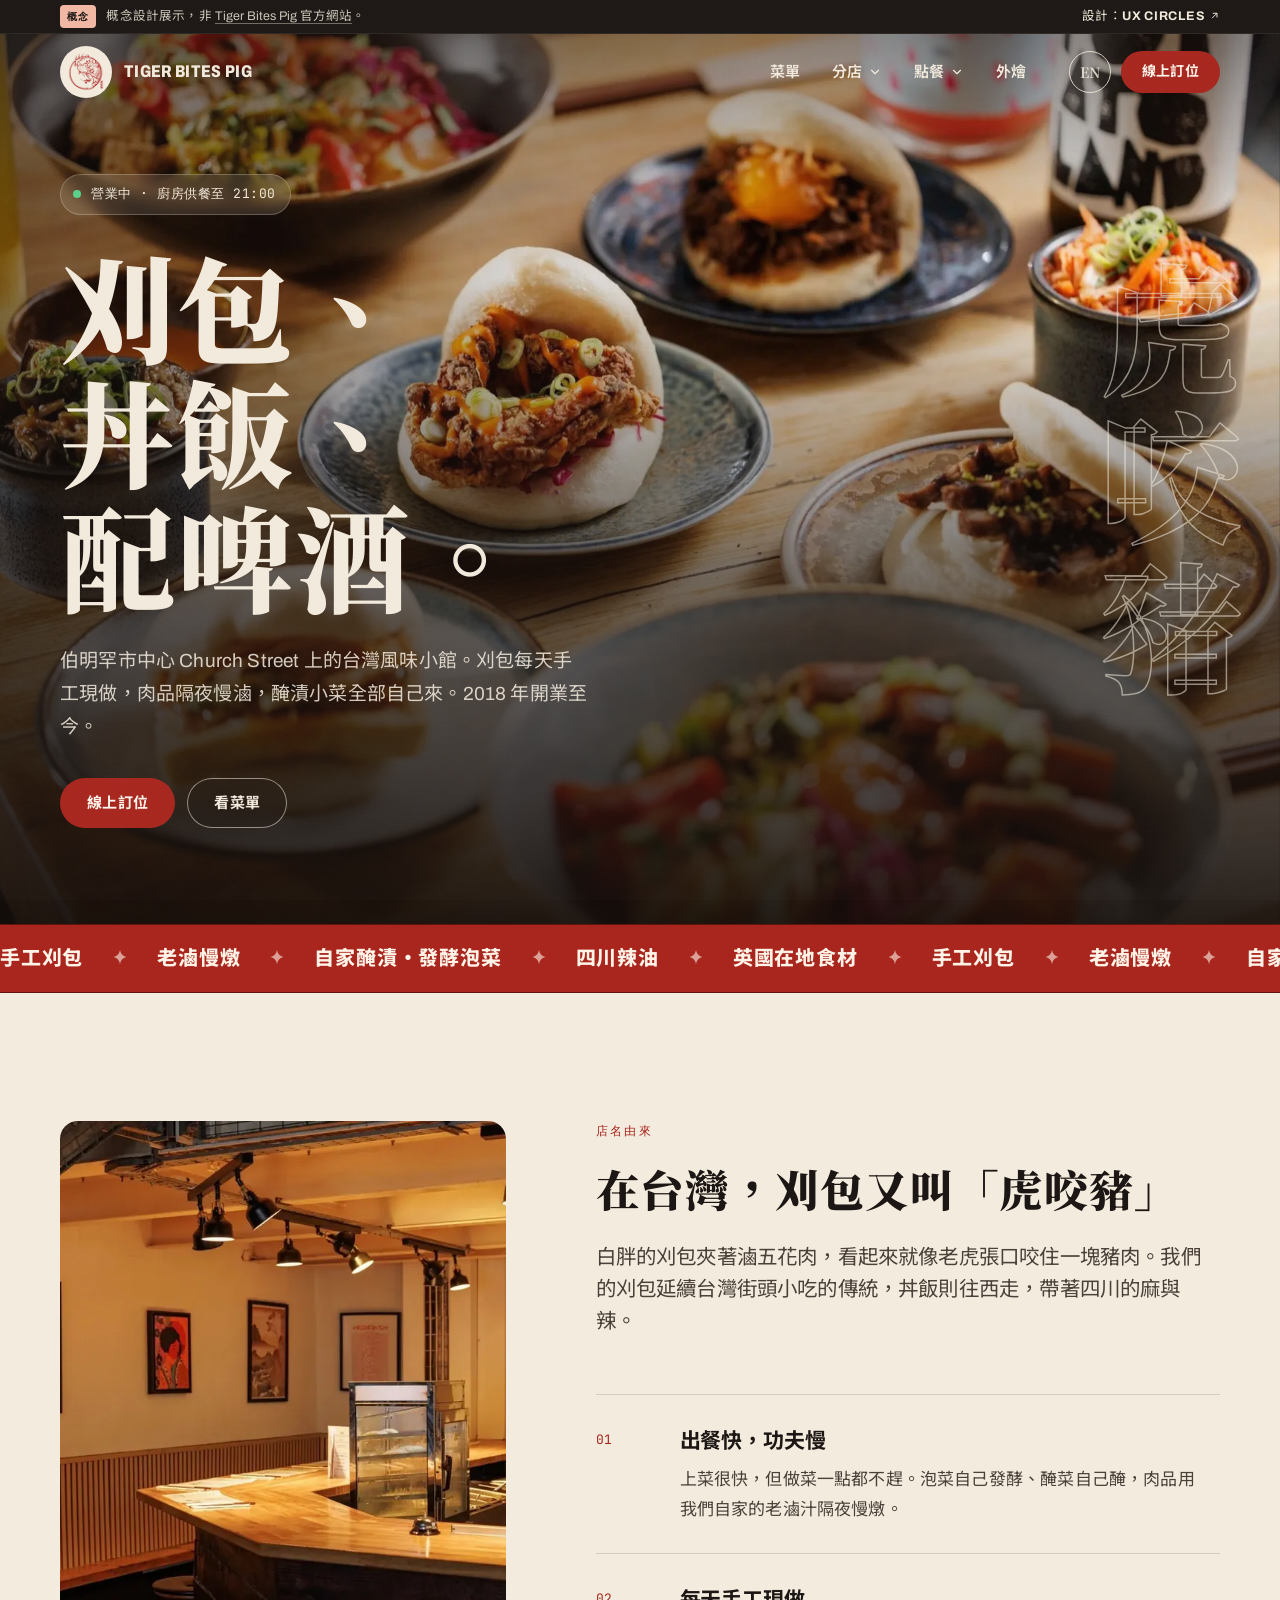
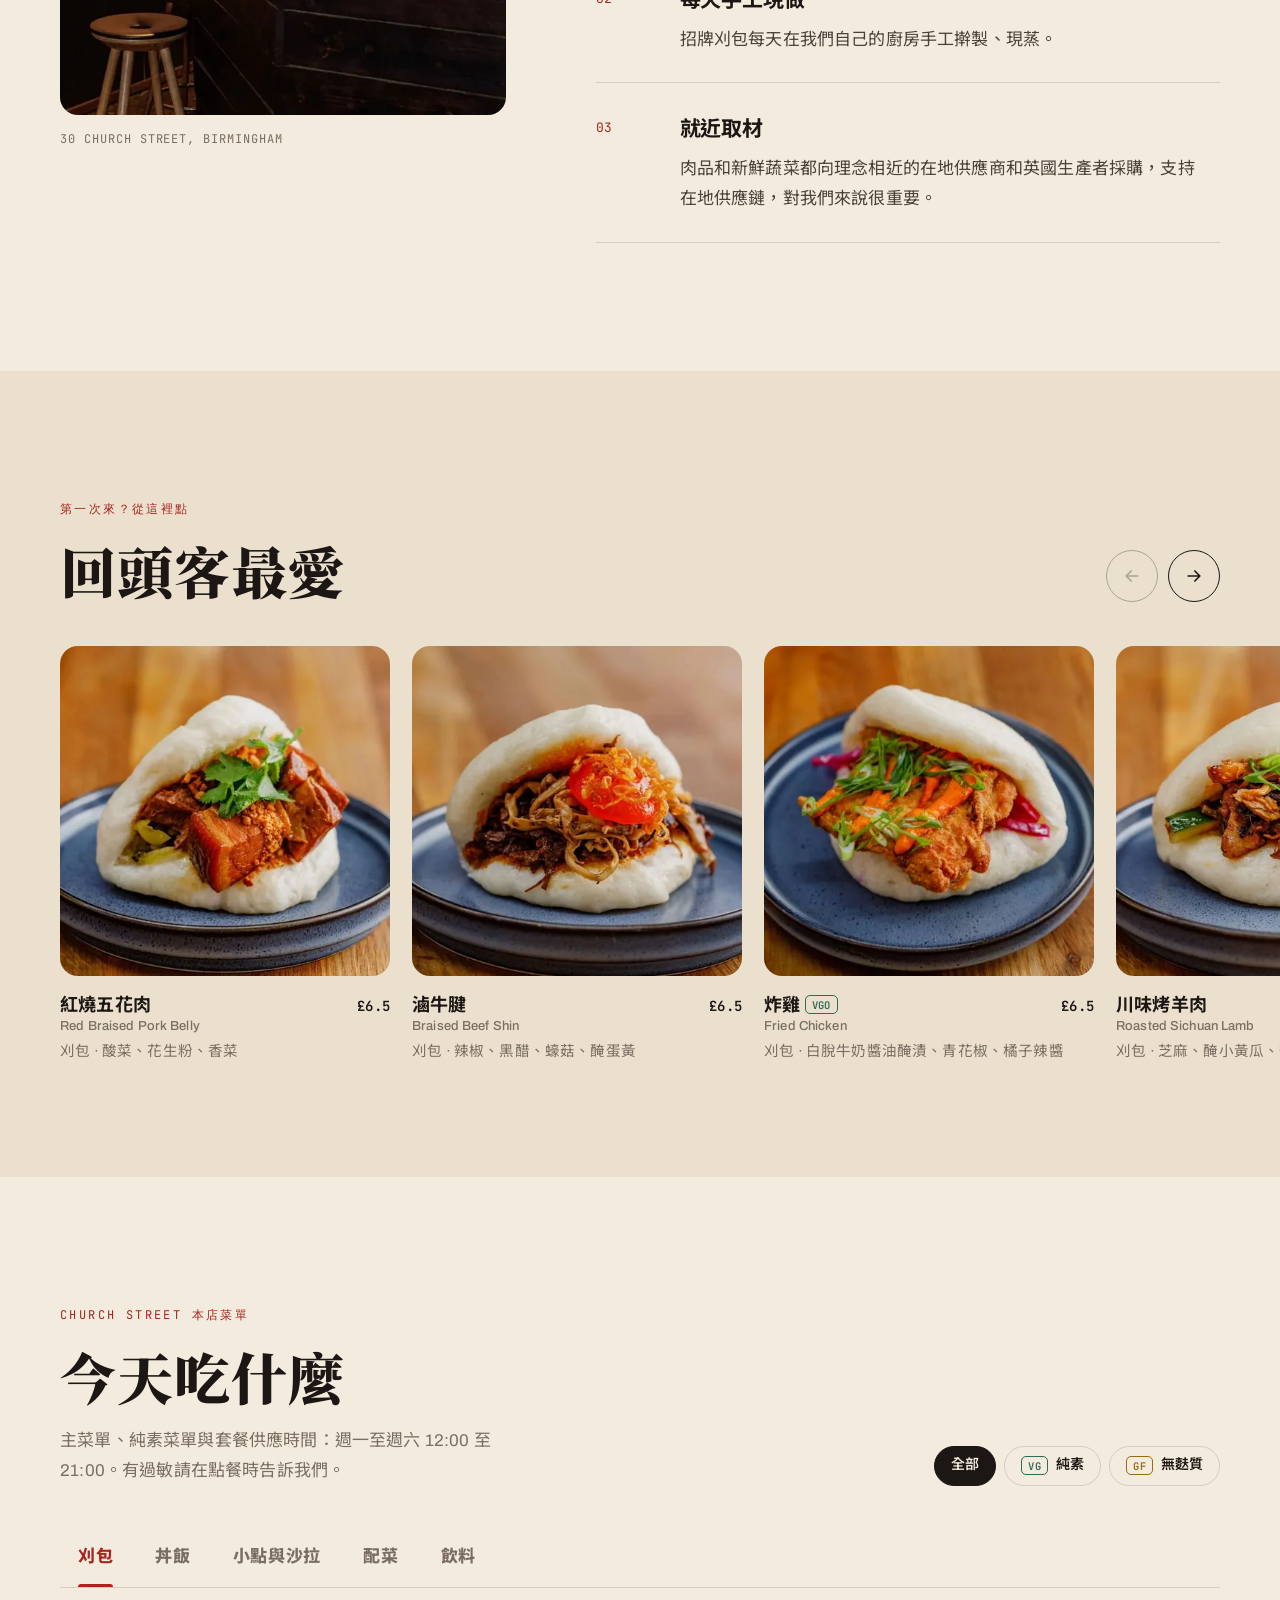
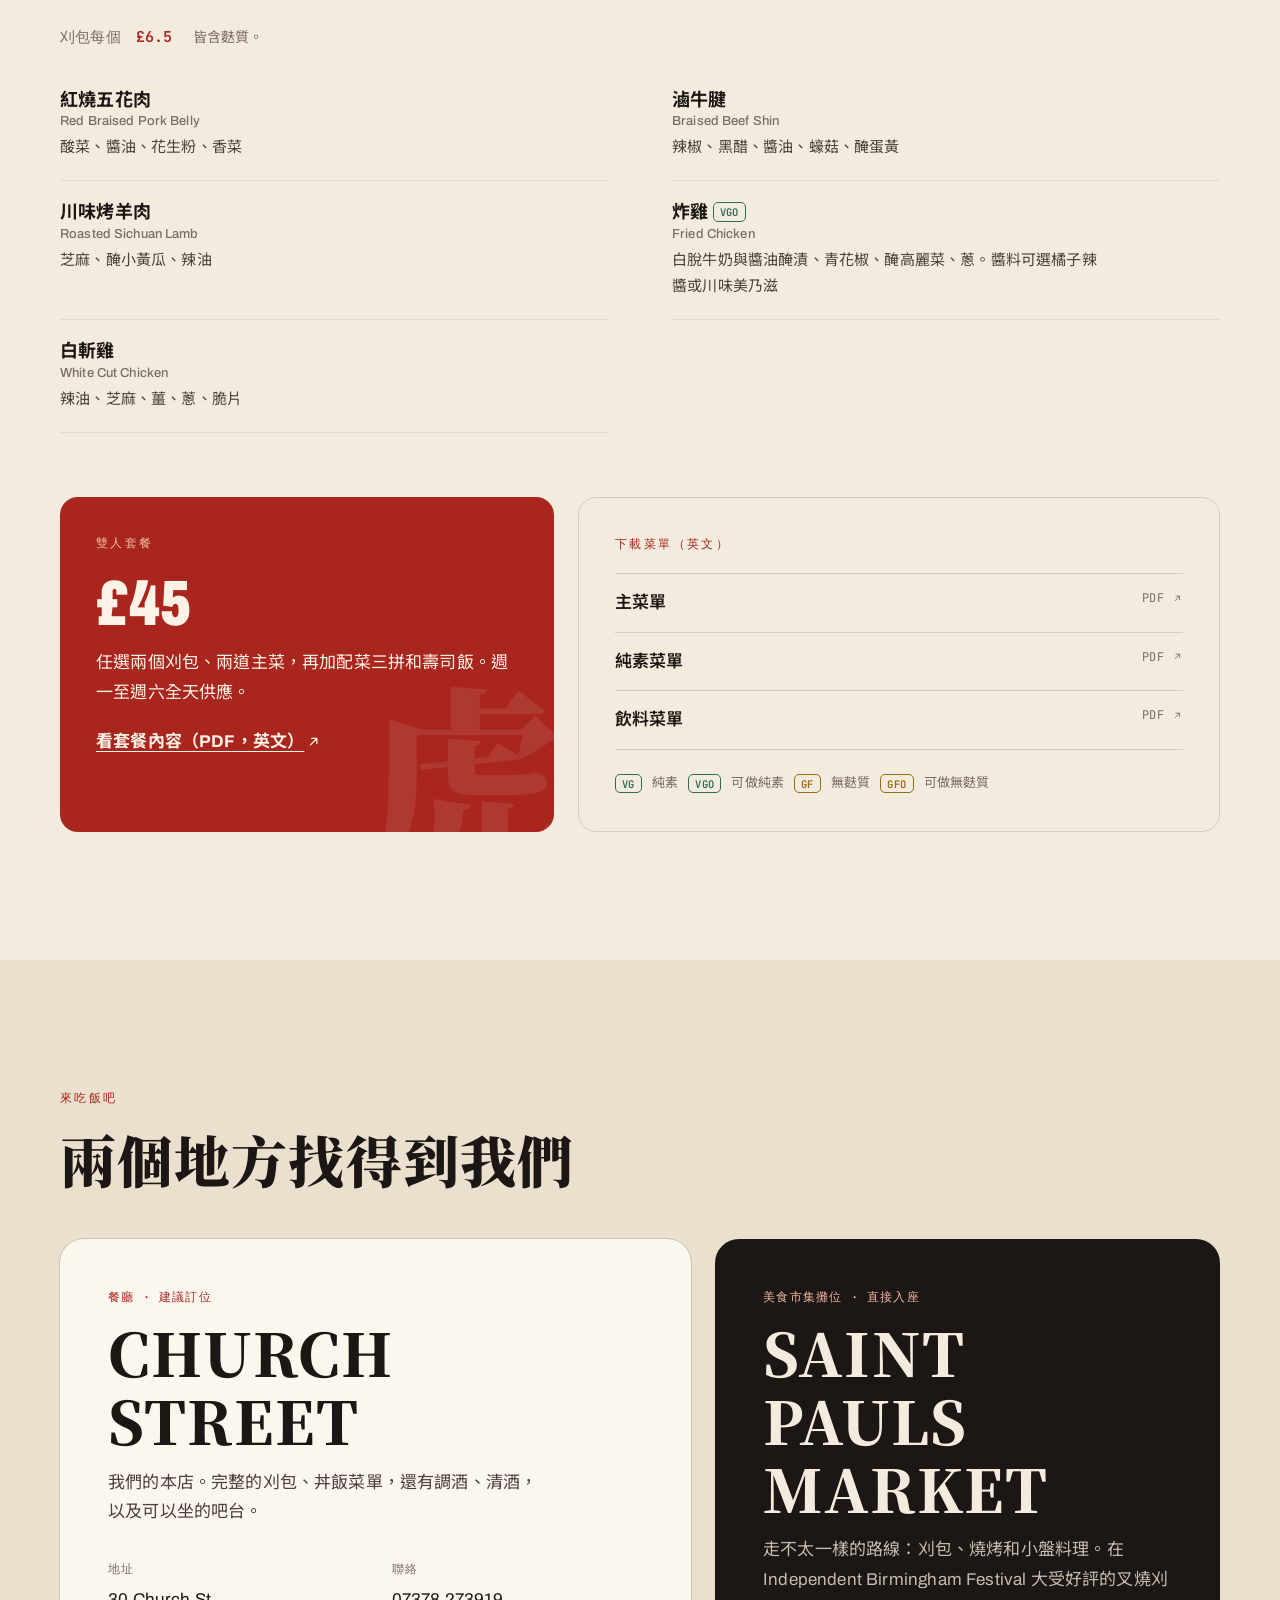
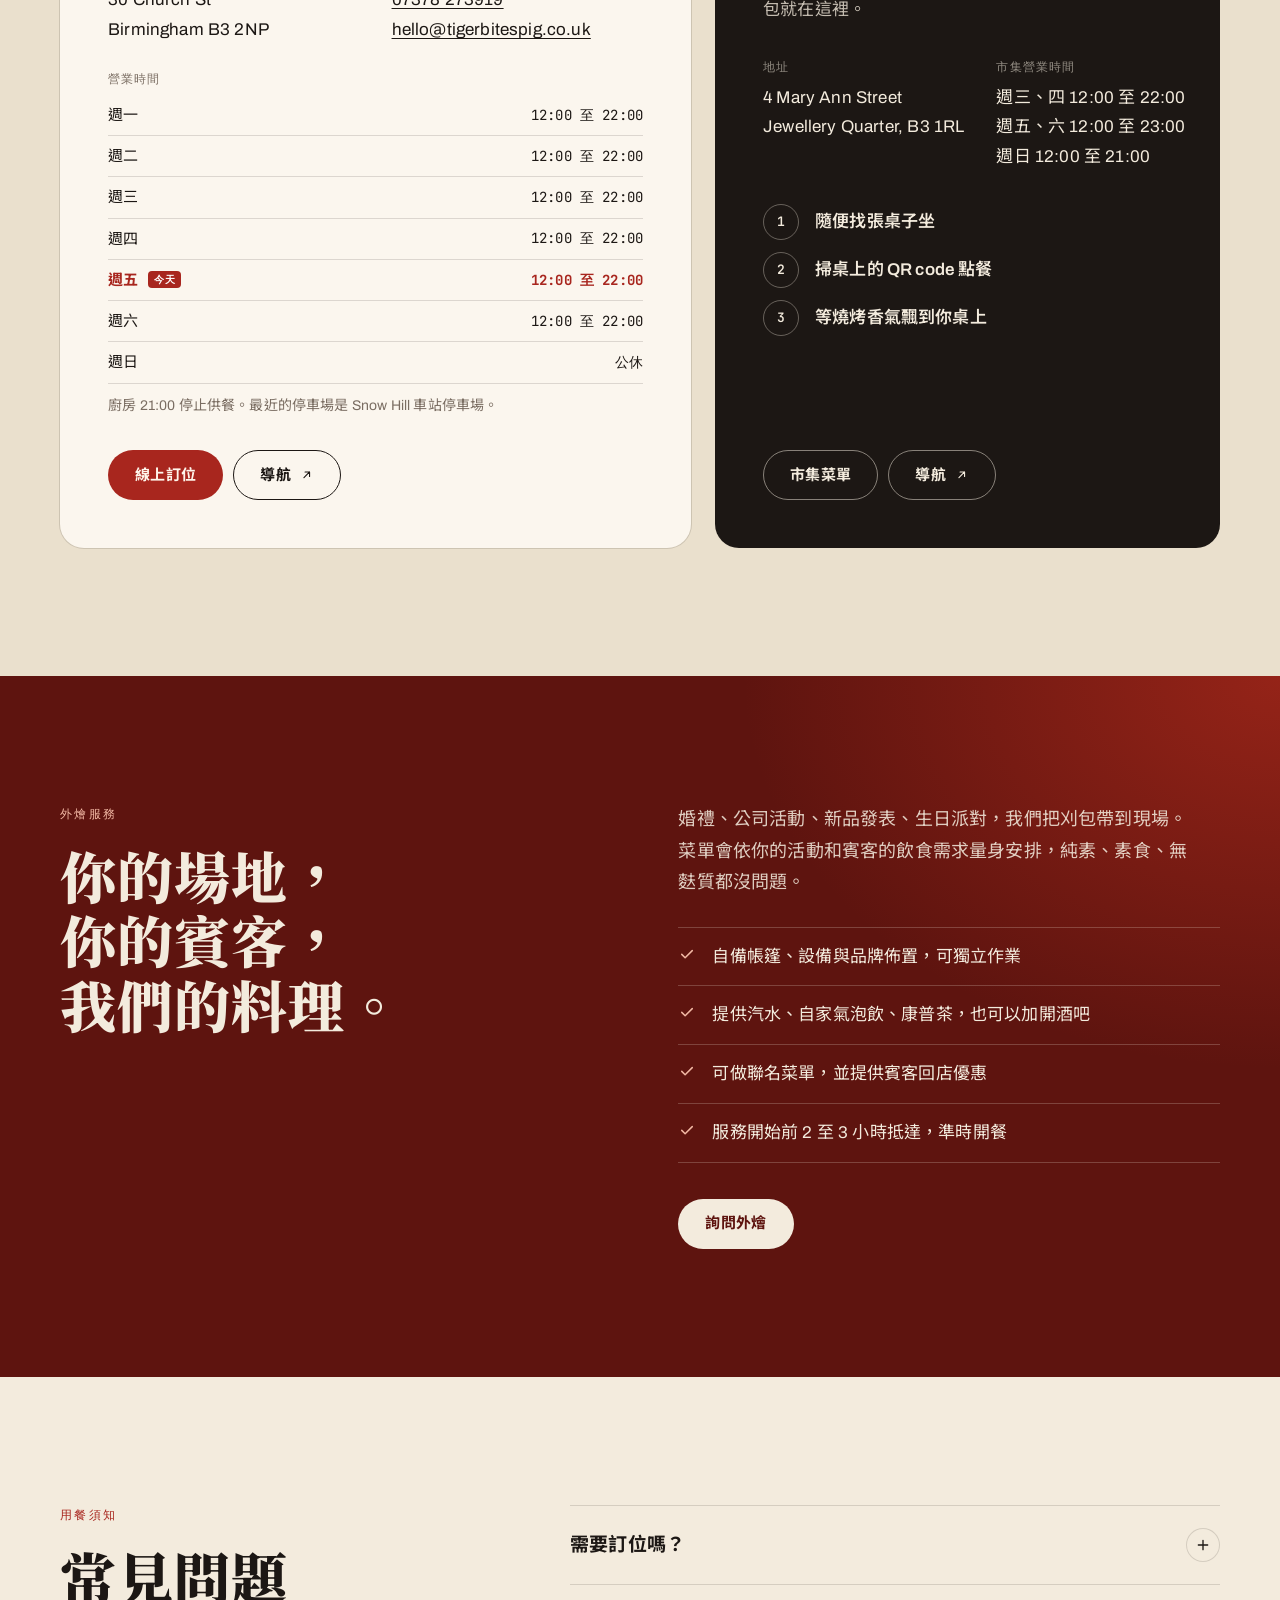
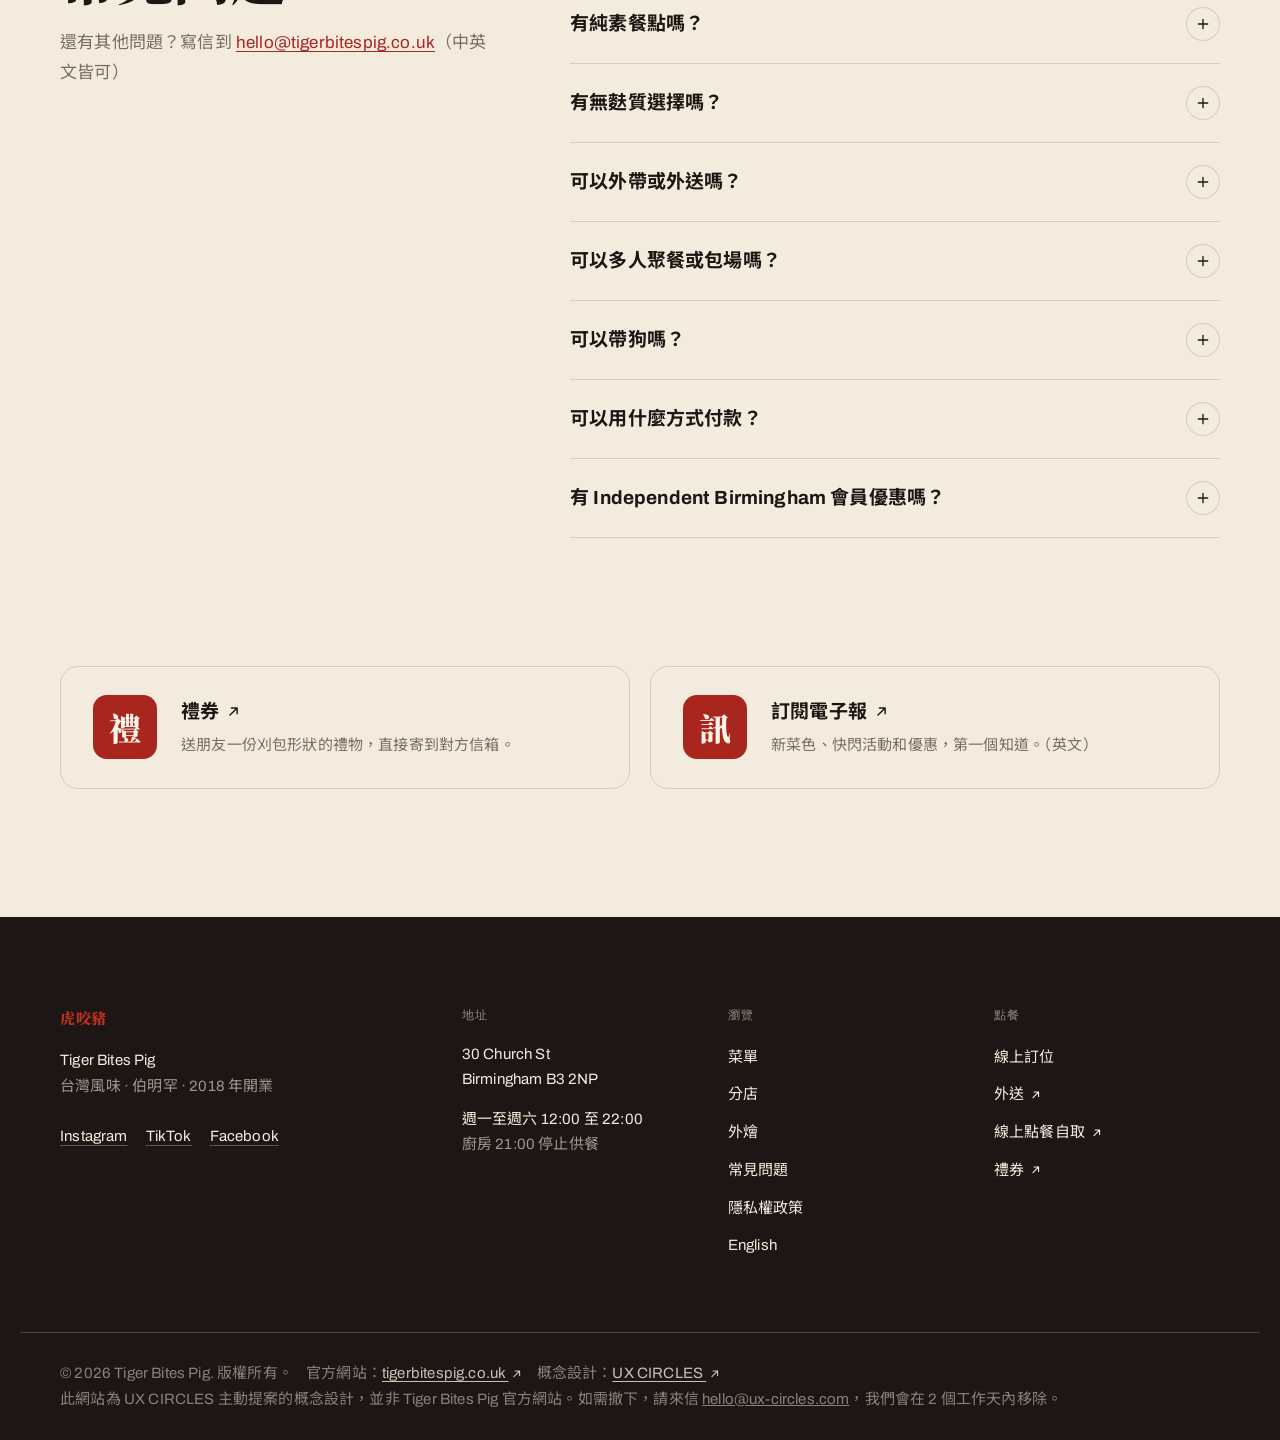
<file: zh/index.html>
<!doctype html>
<html lang="zh-Hant" class="no-js">
<head>
  <meta charset="utf-8">
  <meta name="viewport" content="width=device-width, initial-scale=1">
  <title>Tiger Bites Pig 虎咬豬 · 伯明罕台灣風味刈包與丼飯</title>
  <meta name="description" content="伯明罕市中心 Church Street 的台灣風味餐廳：每天手工現做刈包、隔夜慢滷丼飯、自家醃漬小菜。2018 年開業。">
  <meta name="robots" content="noindex, nofollow">
  <meta name="theme-color" content="#F3EBDD">
  <link rel="canonical" href="https://uxcircles.github.io/tigerbitespig/zh/">
  <link rel="alternate" hreflang="en-GB" href="https://uxcircles.github.io/tigerbitespig/">
  <link rel="alternate" hreflang="zh-Hant" href="https://uxcircles.github.io/tigerbitespig/zh/">
  <link rel="icon" href="../favicon.ico" sizes="any">
  <link rel="icon" type="image/png" sizes="32x32" href="../favicon-32.png">
  <link rel="apple-touch-icon" href="../apple-touch-icon.png">
  <link rel="manifest" href="../site.webmanifest">
  <link rel="preload" as="image" href="../assets/img/hero-1200.webp" imagesrcset="../assets/img/hero-1200.webp 1200w, ../assets/img/hero-2000.webp 2000w" imagesizes="100vw" fetchpriority="high">

  <meta property="og:type" content="restaurant">
  <meta property="og:site_name" content="Tiger Bites Pig 虎咬豬">
  <meta property="og:title" content="Tiger Bites Pig 虎咬豬 · 伯明罕的刈包、丼飯與啤酒">
  <meta property="og:description" content="每天手工現做刈包、隔夜慢滷丼飯、自家醃漬小菜。伯明罕 Church Street。">
  <meta property="og:url" content="https://uxcircles.github.io/tigerbitespig/zh/">
  <meta property="og:locale" content="zh_TW">
  <meta property="og:image" content="https://uxcircles.github.io/tigerbitespig/assets/img/og.jpg">
  <meta property="og:image:width" content="1200">
  <meta property="og:image:height" content="630">
  <meta name="twitter:card" content="summary_large_image">

  <link rel="preconnect" href="https://fonts.googleapis.com">
  <link rel="preconnect" href="https://fonts.gstatic.com" crossorigin>
  <link href="https://fonts.googleapis.com/css2?family=Archivo:wdth,wght@62..125,400..900&family=JetBrains+Mono:wght@400;600&family=Noto+Sans+TC:wght@400;500;700&family=Noto+Serif+TC:wght@700;900&display=swap" rel="stylesheet">
  <link rel="stylesheet" href="../styles.css?v=10">

  <script type="application/ld+json">
  {
    "@context": "https://schema.org",
    "@type": "Restaurant",
    "name": "Tiger Bites Pig",
    "alternateName": "虎咬豬",
    "servesCuisine": ["Taiwanese", "Sichuan"],
    "address": {
      "@type": "PostalAddress",
      "streetAddress": "30 Church St",
      "addressLocality": "Birmingham",
      "postalCode": "B3 2NP",
      "addressCountry": "GB"
    },
    "telephone": "+447378273919",
    "email": "hello@tigerbitespig.co.uk",
    "url": "https://uxcircles.github.io/tigerbitespig/zh/",
    "image": "https://uxcircles.github.io/tigerbitespig/assets/img/og.jpg",
    "acceptsReservations": true,
    "priceRange": "££",
    "openingHoursSpecification": [{
      "@type": "OpeningHoursSpecification",
      "dayOfWeek": ["Monday","Tuesday","Wednesday","Thursday","Friday","Saturday"],
      "opens": "12:00",
      "closes": "22:00"
    }]
  }
  </script>
</head>
<body>
  <svg class="sprite" aria-hidden="true" focusable="false" style="position:absolute;width:0;height:0;overflow:hidden">
    <symbol id="i-ext" viewBox="0 0 24 24"><path d="M7 17 17 7M9 7h8v8"/></symbol>
    <symbol id="i-left" viewBox="0 0 24 24"><path d="M19 12H5M11 6l-6 6 6 6"/></symbol>
    <symbol id="i-right" viewBox="0 0 24 24"><path d="M5 12h14M13 6l6 6-6 6"/></symbol>
    <symbol id="i-spark" viewBox="0 0 24 24"><path class="fill" d="M12 2.5c.7 5.1 3.6 8 8.5 9.5-4.9 1.5-7.8 4.4-8.5 9.5-.7-5.1-3.6-8-8.5-9.5 4.9-1.5 7.8-4.4 8.5-9.5Z"/></symbol>
  </svg>
  <a class="skip" href="#main">跳到主要內容</a>

  <!-- ───────── Header ───────── -->
  <header class="site-header" data-header>
    <div class="concept-bar" role="note">
      <div class="wrap concept-inner">
        <p><span class="concept-tag">概念</span><span class="concept-long">概念設計展示，非 <a href="https://tigerbitespig.co.uk/" target="_blank" rel="noopener">Tiger Bites Pig 官方網站</a>。</span><span class="concept-short">概念設計展示。</span></p>
        <a href="https://ux-circles.com/restaurants" target="_blank" rel="noopener"><span class="concept-by">設計：</span><strong>UX CIRCLES</strong> <svg class="icon icon-ext" aria-hidden="true"><use href="#i-ext"/></svg></a>
      </div>
    </div>
    <div class="wrap header-inner">
      <a class="brand" href="#top" aria-label="Tiger Bites Pig 虎咬豬 首頁">
        <img src="../assets/img/logo.webp" alt="" width="52" height="52">
        <span class="brand-word">Tiger Bites Pig</span>
      </a>

      <nav class="nav" aria-label="主選單" data-nav>
        <ul class="nav-list">
          <li><a href="#menu">菜單</a></li>
          <li class="has-drop">
            <button class="drop-toggle" aria-expanded="false" aria-controls="drop-loc">分店 <span class="chev" aria-hidden="true"></span></button>
            <div class="drop" id="drop-loc">
              <a href="#church-street">
                <strong>Church Street 本店</strong>
                <span>刈包、丼飯、啤酒 · 可訂位</span>
              </a>
              <a href="#saint-pauls">
                <strong>Saint Pauls Market 美食市集</strong>
                <span>刈包、燒烤、小盤料理 · 直接入座</span>
              </a>
            </div>
          </li>
          <li class="has-drop">
            <button class="drop-toggle" aria-expanded="false" aria-controls="drop-order">點餐 <span class="chev" aria-hidden="true"></span></button>
            <div class="drop" id="drop-order">
              <a href="https://tigerbitespig.order.deliveroo.co.uk/" target="_blank" rel="noopener">
                <strong>外送 <span class="ext" aria-label="開啟 Deliveroo"><svg class="icon icon-ext" aria-hidden="true"><use href="#i-ext"/></svg></span></strong>
                <span>透過 Deliveroo 送到家裡或辦公室</span>
              </a>
              <a href="https://goodeats.io/tigerbitespig" target="_blank" rel="noopener">
                <strong>線上點餐自取 <span class="ext" aria-label="開啟 Good Eats"><svg class="icon icon-ext" aria-hidden="true"><use href="#i-ext"/></svg></span></strong>
                <span>透過 Good Eats 預約時間，到店免排隊</span>
              </a>
            </div>
          </li>
          <li><a href="#catering">外燴</a></li>
          <li class="nav-mobile-only"><a href="https://tigerbitespig.giftpro.co.uk/vouchers/tiger-bites-pig-gift-voucher/" target="_blank" rel="noopener">禮券 <span class="ext"><svg class="icon icon-ext" aria-hidden="true"><use href="#i-ext"/></svg></span></a></li>
          <li class="nav-mobile-only"><a href="#faq">常見問題</a></li>
          <li class="nav-lang"><a href="../" lang="en" hreflang="en-GB">English</a></li>
        </ul>
      </nav>

      <div class="header-actions">
        <a class="lang-switch" href="../" lang="en" hreflang="en-GB" aria-label="English version">EN</a>
        <a class="btn btn-red btn-sm" href="book.html">線上訂位</a>
        <button class="burger" aria-label="開啟選單" aria-expanded="false" data-burger>
          <span></span><span></span>
        </button>
      </div>
    </div>
  </header>

  <main id="main">
    <!-- ───────── Hero ───────── -->
    <section class="hero" id="top">
      <img class="hero-img" src="../assets/img/hero-1200.webp" srcset="../assets/img/hero-1200.webp 1200w, ../assets/img/hero-2000.webp 2000w" sizes="100vw" width="2000" height="1334" alt="一桌刈包、丼飯和小菜" fetchpriority="high">
      <div class="hero-shade" aria-hidden="true"></div>
      <div class="wrap hero-inner">
        <p class="status" data-status><span class="dot"></span><span data-status-text>Church Street · 週一至週六 12:00 至 22:00</span></p>
        <h1 class="hero-title">刈包、<br>丼飯、<br>配啤酒。</h1>
        <p class="hero-sub">伯明罕市中心 Church Street 上的台灣風味小館。刈包每天手工現做，肉品隔夜慢滷，醃漬小菜全部自己來。2018 年開業至今。</p>
        <div class="hero-ctas">
          <a class="btn btn-red" href="book.html">線上訂位</a>
          <a class="btn btn-ghost-light" href="#menu">看菜單</a>
        </div>
      </div>
      <p class="hero-cjk" aria-hidden="true">虎咬豬</p>
    </section>

    <!-- ───────── Marquee ───────── -->
    <div class="marquee" aria-hidden="true">
      <div class="marquee-track">
        <span>手工刈包</span><i><svg class="icon icon-spark" aria-hidden="true"><use href="#i-spark"/></svg></i><span>老滷慢燉</span><i><svg class="icon icon-spark" aria-hidden="true"><use href="#i-spark"/></svg></i><span>自家醃漬・發酵泡菜</span><i><svg class="icon icon-spark" aria-hidden="true"><use href="#i-spark"/></svg></i><span>四川辣油</span><i><svg class="icon icon-spark" aria-hidden="true"><use href="#i-spark"/></svg></i><span>英國在地食材</span><i><svg class="icon icon-spark" aria-hidden="true"><use href="#i-spark"/></svg></i>
        <span>手工刈包</span><i><svg class="icon icon-spark" aria-hidden="true"><use href="#i-spark"/></svg></i><span>老滷慢燉</span><i><svg class="icon icon-spark" aria-hidden="true"><use href="#i-spark"/></svg></i><span>自家醃漬・發酵泡菜</span><i><svg class="icon icon-spark" aria-hidden="true"><use href="#i-spark"/></svg></i><span>四川辣油</span><i><svg class="icon icon-spark" aria-hidden="true"><use href="#i-spark"/></svg></i><span>英國在地食材</span><i><svg class="icon icon-spark" aria-hidden="true"><use href="#i-spark"/></svg></i>
      </div>
    </div>

    <!-- ───────── Story ───────── -->
    <section class="section story" id="about">
      <div class="wrap story-grid">
        <figure class="story-fig reveal">
          <img src="../assets/img/interior-600.webp" srcset="../assets/img/interior-600.webp 600w, ../assets/img/interior-1200.webp 1200w" sizes="(max-width: 900px) 100vw, 40vw" alt="Church Street 店內：木質吧台、高腳椅與暖色吊燈" loading="lazy" width="900" height="1200">
          <figcaption>30 Church Street, Birmingham</figcaption>
        </figure>

        <div class="story-copy">
          <p class="eyebrow reveal">店名由來</p>
          <h2 class="h2 reveal">在台灣，刈包又叫「虎咬豬」</h2>
          <p class="lede reveal">白胖的刈包夾著滷五花肉，看起來就像老虎張口咬住一塊豬肉。我們的刈包延續台灣街頭小吃的傳統，丼飯則往西走，帶著四川的麻與辣。</p>

          <ol class="pillars">
            <li class="reveal">
              <span class="num">01</span>
              <h3>出餐快，功夫慢</h3>
              <p>上菜很快，但做菜一點都不趕。泡菜自己發酵、醃菜自己醃，肉品用我們自家的老滷汁隔夜慢燉。</p>
            </li>
            <li class="reveal">
              <span class="num">02</span>
              <h3>每天手工現做</h3>
              <p>招牌刈包每天在我們自己的廚房手工擀製、現蒸。</p>
            </li>
            <li class="reveal">
              <span class="num">03</span>
              <h3>就近取材</h3>
              <p>肉品和新鮮蔬菜都向理念相近的在地供應商和英國生產者採購，支持在地供應鏈，對我們來說很重要。</p>
            </li>
          </ol>
        </div>
      </div>
    </section>

    <!-- ───────── Signature dishes ───────── -->
    <section class="section signatures" aria-labelledby="sig-title">
      <div class="wrap sig-head">
        <div>
          <p class="eyebrow">第一次來？從這裡點</p>
          <h2 class="h2" id="sig-title">回頭客最愛</h2>
        </div>
        <div class="rail-ctrl">
          <button class="round" data-rail-prev aria-label="上一組"><svg class="icon icon-left" aria-hidden="true"><use href="#i-left"/></svg></button>
          <button class="round" data-rail-next aria-label="下一組"><svg class="icon icon-right" aria-hidden="true"><use href="#i-right"/></svg></button>
        </div>
      </div>

      <ul class="rail" data-rail>
        <li class="dish">
          <div class="dish-img"><img loading="lazy" alt="紅燒五花肉刈包" src="../assets/img/bao-pork-belly-450.webp" srcset="../assets/img/bao-pork-belly-450.webp 450w, ../assets/img/bao-pork-belly-900.webp 900w" sizes="(max-width: 560px) 250px, 330px" width="450" height="450"></div>
          <div class="dish-meta"><h3>紅燒五花肉<span class="en">Red Braised Pork Belly</span></h3><span class="price">£6.5</span></div>
          <p>刈包 · 酸菜、花生粉、香菜</p>
        </li>
        <li class="dish">
          <div class="dish-img"><img loading="lazy" alt="滷牛腱刈包" src="../assets/img/bao-beef-shin-450.webp" srcset="../assets/img/bao-beef-shin-450.webp 450w, ../assets/img/bao-beef-shin-900.webp 900w" sizes="(max-width: 560px) 250px, 330px" width="450" height="450"></div>
          <div class="dish-meta"><h3>滷牛腱<span class="en">Braised Beef Shin</span></h3><span class="price">£6.5</span></div>
          <p>刈包 · 辣椒、黑醋、蠔菇、醃蛋黃</p>
        </li>
        <li class="dish">
          <div class="dish-img"><img loading="lazy" alt="炸雞刈包" src="../assets/img/bao-fried-chicken-450.webp" srcset="../assets/img/bao-fried-chicken-450.webp 450w, ../assets/img/bao-fried-chicken-900.webp 900w" sizes="(max-width: 560px) 250px, 330px" width="450" height="450"></div>
          <div class="dish-meta"><h3>炸雞 <abbr class="tag tag-vg" title="可做純素">VGO</abbr><span class="en">Fried Chicken</span></h3><span class="price">£6.5</span></div>
          <p>刈包 · 白脫牛奶醬油醃漬、青花椒、橘子辣醬</p>
        </li>
        <li class="dish">
          <div class="dish-img"><img loading="lazy" alt="川味烤羊肉刈包" src="../assets/img/bao-sichuan-lamb-450.webp" srcset="../assets/img/bao-sichuan-lamb-450.webp 450w, ../assets/img/bao-sichuan-lamb-900.webp 900w" sizes="(max-width: 560px) 250px, 330px" width="450" height="450"></div>
          <div class="dish-meta"><h3>川味烤羊肉<span class="en">Roasted Sichuan Lamb</span></h3><span class="price">£6.5</span></div>
          <p>刈包 · 芝麻、醃小黃瓜、辣油</p>
        </li>
        <li class="dish">
          <div class="dish-img"><img loading="lazy" alt="紅燒五花肉丼飯" src="../assets/img/bowl-pork-belly-450.webp" srcset="../assets/img/bowl-pork-belly-450.webp 450w, ../assets/img/bowl-pork-belly-900.webp 900w" sizes="(max-width: 560px) 250px, 330px" width="450" height="450"></div>
          <div class="dish-meta"><h3>紅燒五花肉丼<span class="en">Pork Belly Bowl</span></h3><span class="price">£18.5</span></div>
          <p>丼飯 · 用自家老滷汁慢燉</p>
        </li>
        <li class="dish">
          <div class="dish-img"><img loading="lazy" alt="滷牛腱丼飯" src="../assets/img/bowl-beef-shin-450.webp" srcset="../assets/img/bowl-beef-shin-450.webp 450w, ../assets/img/bowl-beef-shin-900.webp 900w" sizes="(max-width: 560px) 250px, 330px" width="450" height="450"></div>
          <div class="dish-meta"><h3>滷牛腱丼<span class="en">Beef Shin Bowl</span></h3><span class="price">£18.5</span></div>
          <p>丼飯 · 辣椒、醬油、黑醋隔夜慢滷</p>
        </li>
        <li class="dish">
          <div class="dish-img"><img loading="lazy" alt="白斬雞丼飯" src="../assets/img/bowl-white-cut-chicken-450.webp" srcset="../assets/img/bowl-white-cut-chicken-450.webp 450w, ../assets/img/bowl-white-cut-chicken-900.webp 900w" sizes="(max-width: 560px) 250px, 330px" width="450" height="450"></div>
          <div class="dish-meta"><h3>白斬雞丼 <abbr class="tag tag-gf" title="可做無麩質">GFO</abbr><span class="en">White Cut Chicken</span></h3><span class="price">£18.5</span></div>
          <p>丼飯 · 雞胸與雞腿、辣油、陳年醬油。冷盤</p>
        </li>
        <li class="dish">
          <div class="dish-img"><img loading="lazy" alt="白斬雞刈包" src="../assets/img/bao-white-cut-chicken-450.webp" srcset="../assets/img/bao-white-cut-chicken-450.webp 450w, ../assets/img/bao-white-cut-chicken-900.webp 900w" sizes="(max-width: 560px) 250px, 330px" width="450" height="450"></div>
          <div class="dish-meta"><h3>白斬雞刈包<span class="en">White Cut Chicken Bao</span></h3><span class="price">£6.5</span></div>
          <p>刈包 · 辣油、芝麻、薑、蔥、脆片</p>
        </li>
      </ul>
    </section>

    <!-- ───────── Menu ───────── -->
    <section class="section menu" id="menu" aria-labelledby="menu-title">
      <div class="wrap">
        <div class="menu-head">
          <div>
            <p class="eyebrow">Church Street 本店菜單</p>
            <h2 class="h2" id="menu-title">今天吃什麼</h2>
            <p class="muted">主菜單、純素菜單與套餐供應時間：週一至週六 12:00 至 21:00。有過敏請在點餐時告訴我們。</p>
          </div>
          <div class="filters" role="group" aria-label="飲食篩選">
            <button class="chip is-on" data-filter="all" aria-pressed="true">全部</button>
            <button class="chip" data-filter="vg" aria-pressed="false"><span class="tag tag-vg">VG</span> 純素</button>
            <button class="chip" data-filter="gf" aria-pressed="false"><span class="tag tag-gf">GF</span> 無麩質</button>
          </div>
        </div>

        <div class="tabs" role="tablist" aria-label="菜單分類" data-tabs>
          <button role="tab" id="t-bao" aria-controls="p-bao" aria-selected="true">刈包</button>
          <button role="tab" id="t-bowls" aria-controls="p-bowls" aria-selected="false" tabindex="-1">丼飯</button>
          <button role="tab" id="t-small" aria-controls="p-small" aria-selected="false" tabindex="-1">小點與沙拉</button>
          <button role="tab" id="t-sides" aria-controls="p-sides" aria-selected="false" tabindex="-1">配菜</button>
          <button role="tab" id="t-drinks" aria-controls="p-drinks" aria-selected="false" tabindex="-1">飲料</button>
        </div>

        <!-- 刈包 -->
        <div class="panel" role="tabpanel" id="p-bao" aria-labelledby="t-bao">
          <div class="panel-intro">
            <p class="panel-price"><span>刈包每個</span> £6.5</p>
            <p class="muted small">皆含麩質。</p>
          </div>
          <ul class="items">
            <li class="item" data-diet=""><div class="item-row"><h3>紅燒五花肉<span class="en">Red Braised Pork Belly</span></h3></div><p>酸菜、醬油、花生粉、香菜</p></li>
            <li class="item" data-diet=""><div class="item-row"><h3>滷牛腱<span class="en">Braised Beef Shin</span></h3></div><p>辣椒、黑醋、醬油、蠔菇、醃蛋黃</p></li>
            <li class="item" data-diet=""><div class="item-row"><h3>川味烤羊肉<span class="en">Roasted Sichuan Lamb</span></h3></div><p>芝麻、醃小黃瓜、辣油</p></li>
            <li class="item" data-diet="vgo"><div class="item-row"><h3>炸雞 <span class="tag tag-vg">VGO</span><span class="en">Fried Chicken</span></h3></div><p>白脫牛奶與醬油醃漬、青花椒、醃高麗菜、蔥。醬料可選橘子辣醬或川味美乃滋</p></li>
            <li class="item" data-diet=""><div class="item-row"><h3>白斬雞<span class="en">White Cut Chicken</span></h3></div><p>辣油、芝麻、薑、蔥、脆片</p></li>
          </ul>
        </div>

        <!-- 丼飯 -->
        <div class="panel" role="tabpanel" id="p-bowls" aria-labelledby="t-bowls" hidden>
          <div class="panel-intro">
            <p class="panel-price"><span>丼飯每碗</span> £18.5</p>
            <p class="muted small">附醬油、烤胡蘿蔔、自家醃菜、酸菜和芝麻。經典丼另附醃蛋黃。</p>
          </div>
          <h3 class="group-title">經典丼</h3>
          <ul class="items">
            <li class="item" data-diet=""><div class="item-row"><h3>紅燒五花肉<span class="en">Red Braised Pork Belly</span></h3></div><p>用自家老滷汁慢燉</p></li>
            <li class="item" data-diet=""><div class="item-row"><h3>滷牛腱<span class="en">Braised Beef Shin</span></h3></div><p>辣椒、醬油、黑醋隔夜慢滷</p></li>
            <li class="item" data-diet="vgo"><div class="item-row"><h3>炸雞 <span class="tag tag-vg">VGO</span><span class="en">Fried Chicken</span></h3></div><p>白脫牛奶與醬油醃漬的去骨雞腿，配橘子辣醬</p></li>
            <li class="item" data-diet="gfo"><div class="item-row"><h3>白斬雞 <span class="tag tag-gf">GFO</span><span class="en">White Cut Chicken</span></h3></div><p>雞胸與雞腿、辣油、芝麻、陳年醬油。冷盤</p></li>
          </ul>
          <h3 class="group-title">Church Street 限定 <span class="muted small">搬新店後新增</span></h3>
          <ul class="items">
            <li class="item" data-diet="vgo"><div class="item-row"><h3>咖哩雞 <span class="tag tag-vg">VGO</span><span class="en">Chicken Curry</span></h3></div><p>炸雞拌青椒、洋蔥，裹上微辣金黃咖哩</p></li>
            <li class="item" data-diet=""><div class="item-row"><h3>酸甜辣豬<span class="en">Sweet, Hot &amp; Sour Pork</span></h3></div><p>酥炸五花肉、青椒、紅洋蔥。可換大蝦 +£2</p></li>
            <li class="item" data-diet=""><div class="item-row"><h3>川味辣炒大蝦<span class="en">Sichuan Spicy King Prawn</span></h3></div><p>大蝦以花椒、薑、辣椒、醬油快炒</p></li>
            <li class="item" data-diet="vgo"><div class="item-row"><h3>椒鹽雞 <span class="tag tag-vg">VGO</span><span class="en">Salt &amp; Pepper Chicken</span></h3></div><p>白脫牛奶與醬油醃漬，撒五香粉與白胡椒</p></li>
          </ul>
          <p class="addons"><span>加辣 Spice up your (life) bowl <b>+£2.5</b></span><span>加醃蛋黃 <b>+£1</b></span></p>
        </div>

        <!-- 小點與沙拉 -->
        <div class="panel" role="tabpanel" id="p-small" aria-labelledby="t-small" hidden>
          <h3 class="group-title">桌邊小點 <span class="muted small">三樣一起點 £13</span></h3>
          <ul class="items">
            <li class="item" data-diet=""><div class="item-row"><h3>調味蝦餅<span class="en">Seasoned Prawn Crackers</span></h3><span class="price">£4.5</span></div></li>
            <li class="item" data-diet="vg"><div class="item-row"><h3>拍黃瓜 <span class="tag tag-vg">VG</span><span class="en">Smacked Cucumbers</span></h3><span class="price">£5.5</span></div></li>
            <li class="item" data-diet="vg gf"><div class="item-row"><h3>自家醃菜 <span class="tag tag-vg">VG</span> <span class="tag tag-gf">GF</span><span class="en">House Pickles</span></h3><span class="price">£4.5</span></div></li>
          </ul>
          <h3 class="group-title">煎餃 <span class="muted small">每份五顆</span></h3>
          <ul class="items">
            <li class="item" data-diet=""><div class="item-row"><h3>海鮮醬鴨肉<span class="en">Hoisin Duck</span></h3><span class="price">£7.5</span></div><p>附醬油、黑醋、紅蔥油沾醬</p></li>
            <li class="item" data-diet="vg"><div class="item-row"><h3>毛豆蘑菇 <span class="tag tag-vg">VG</span><span class="en">Edamame &amp; Mushroom</span></h3><span class="price">£7.5</span></div><p>附醬油、黑醋、紅蔥油沾醬</p></li>
          </ul>
          <h3 class="group-title">沙拉碗</h3>
          <ul class="items">
            <li class="item" data-diet="vg gfo"><div class="item-row"><h3>涼拌豆皮 <span class="tag tag-vg">VG</span> <span class="tag tag-gf">GFO</span><span class="en">Paper Tofu</span></h3><span class="price">£10</span></div><p>小黃瓜、豆芽、蔥、香菜，以紹興酒、醬油、蒜和香脆辣油調味。加白斬雞 +£2.5</p></li>
            <li class="item" data-diet="gf"><div class="item-row"><h3>川味雞肉 <span class="tag tag-gf">GF</span><span class="en">Sichuan Chicken</span></h3><span class="price">£12.5</span></div><p>白斬雞、四川辣油、豆芽、小黃瓜、薑、芝麻。可換大蝦 +£2.5</p></li>
            <li class="item" data-diet=""><div class="item-row"><h3>棒棒雞<span class="en">Bang Bang Chicken</span></h3><span class="price">£12.5</span></div><p>花生醬、白斬雞、豆芽、香菜、蔥、小黃瓜、萊姆。可換大蝦 +£2.5</p></li>
          </ul>
        </div>

        <!-- 配菜 -->
        <div class="panel" role="tabpanel" id="p-sides" aria-labelledby="t-sides" hidden>
          <ul class="items">
            <li class="item" data-diet="vg"><div class="item-row"><h3>狼牙薯條 <span class="tag tag-vg">VG</span><span class="en">Wolves Teeth Fries</span></h3><span class="price">£5.5</span></div></li>
            <li class="item" data-diet="vg gf"><div class="item-row"><h3>青江菜炒蠔菇 <span class="tag tag-vg">VG</span> <span class="tag tag-gf">GF</span><span class="en">Pak Choi &amp; Oyster Mushroom</span></h3><span class="price">£8</span></div></li>
            <li class="item" data-diet="vg"><div class="item-row"><h3>香燒茄子 <span class="tag tag-vg">VG</span><span class="en">Fragrant Aubergines</span></h3><span class="price">£4.5</span></div></li>
            <li class="item" data-diet="vg gf"><div class="item-row"><h3>韓式泡菜 <span class="tag tag-vg">VG</span> <span class="tag tag-gf">GF</span><span class="en">Kimchi</span></h3><span class="price">£4.5</span></div></li>
            <li class="item" data-diet="vg"><div class="item-row"><h3>配菜三拼 <span class="tag tag-vg">VG</span><span class="en">Table Trio</span></h3><span class="price">£11</span></div><p>茄子、韓式泡菜、狼牙薯條</p></li>
          </ul>
          <h3 class="group-title">醬料 <span class="muted small">每份 £2，全部純素、無麩質</span></h3>
          <ul class="items">
            <li class="item" data-diet="vg gf"><div class="item-row"><h3>自家辣油<span class="en">House Chilli Oil</span></h3><span class="price">£2</span></div></li>
            <li class="item" data-diet="vg gf"><div class="item-row"><h3>橘子辣醬<span class="en">Mandarin Hot Sauce</span></h3><span class="price">£2</span></div></li>
            <li class="item" data-diet="vg gf"><div class="item-row"><h3>川味美乃滋<span class="en">Sichuan Mayo</span></h3><span class="price">£2</span></div></li>
          </ul>
        </div>

        <!-- 飲料 -->
        <div class="panel" role="tabpanel" id="p-drinks" aria-labelledby="t-drinks" hidden>
          <div class="drinks">
            <div>
              <h3 class="group-title">調酒 <span class="muted small">每杯 £11</span></h3>
              <ul class="items">
                <li class="item item-drink"><div class="item-row"><h3>鐵觀音<span class="en">Iron Goddess of Mercy</span></h3></div><p>杏桃、水蜜桃，加上氣泡鐵觀音茶</p></li>
                <li class="item item-drink"><div class="item-row"><h3>芝麻古典<span class="en">Sesame Old Fashioned</span></h3></div><p>醬油、焦糖、芝麻浸泡的美國威士忌，以梅子平衡</p></li>
                <li class="item item-drink"><div class="item-row"><h3>柚子內格羅尼<span class="en">Yuzu Negroni</span></h3></div><p>義大利苦味遇上日本柚子</p></li>
                <li class="item item-drink"><div class="item-row"><h3>橘子帕洛瑪<span class="en">Mandarin Paloma</span></h3></div><p>龍舌蘭、橘子、葡萄柚</p></li>
              </ul>
            </div>
            <div>
              <h3 class="group-title">啤酒與清酒</h3>
              <ul class="items">
                <li class="item item-drink"><div class="item-row"><h3>TBP 皮爾森 3.4%<span class="en">TBP Pilsner</span></h3><span class="price">£6 / £3</span></div><p>自家生啤，一品脫或半品脫</p></li>
                <li class="item item-drink"><div class="item-row"><h3>TBP Session IPA 3.4%</h3><span class="price">£6.25 / £3.25</span></div></li>
                <li class="item item-drink"><div class="item-row"><h3>Braybrooke Helles 4.2%</h3><span class="price">£6</span></div><p>「配炸雞刈包，絕配」</p></li>
                <li class="item item-drink"><div class="item-row"><h3>Kumo 濁酒純米清酒<span class="en">Kumo Cloudy Junmai Sake</span></h3><span class="price">£42</span></div><p>37.5cl · 果香、酸度鮮明、尾韻濃郁</p></li>
              </ul>
            </div>
            <div>
              <h3 class="group-title">無酒精</h3>
              <ul class="items">
                <li class="item item-drink"><div class="item-row"><h3>自家氣泡飲<span class="en">House Sodas</span></h3><span class="price">£4</span></div><p>柚子 · 西瓜 · 薑與香茅</p></li>
                <li class="item item-drink"><div class="item-row"><h3>Fix8 康普茶<span class="en">Fix8 Kombucha</span></h3><span class="price">£4.5</span></div><p>西西里柑橘 · 薑黃 · 草莓羅勒</p></li>
                <li class="item item-drink"><div class="item-row"><h3>Below Brew Co 0.5%</h3><span class="price">£5</span></div></li>
              </ul>
            </div>
          </div>
        </div>

        <p class="empty" data-empty hidden>這個分類沒有符合篩選條件的餐點。換個分類看看，或直接問我們的店員，大部分餐點都可以調整。</p>

        <div class="menu-foot">
          <div class="set-card">
            <p class="eyebrow eyebrow-light">雙人套餐</p>
            <p class="set-price">£45</p>
            <p>任選兩個刈包、兩道主菜，再加配菜三拼和壽司飯。週一至週六全天供應。</p>
            <a class="link-light" href="../assets/menus/set-menu.pdf" target="_blank" rel="noopener">看套餐內容（PDF，英文）<svg class="icon icon-ext" aria-hidden="true"><use href="#i-ext"/></svg></a>
          </div>
          <div class="pdfs">
            <p class="eyebrow">下載菜單（英文）</p>
            <ul>
              <li><a href="../assets/menus/main-menu.pdf" target="_blank" rel="noopener">主菜單 <span>PDF <svg class="icon icon-ext" aria-hidden="true"><use href="#i-ext"/></svg></span></a></li>
              <li><a href="../assets/menus/vegan-menu.pdf" target="_blank" rel="noopener">純素菜單 <span>PDF <svg class="icon icon-ext" aria-hidden="true"><use href="#i-ext"/></svg></span></a></li>
              <li><a href="../assets/menus/drinks-menu.pdf" target="_blank" rel="noopener">飲料菜單 <span>PDF <svg class="icon icon-ext" aria-hidden="true"><use href="#i-ext"/></svg></span></a></li>
            </ul>
            <p class="legend"><span class="tag tag-vg">VG</span> 純素 <span class="tag tag-vg">VGO</span> 可做純素 <span class="tag tag-gf">GF</span> 無麩質 <span class="tag tag-gf">GFO</span> 可做無麩質</p>
          </div>
        </div>
      </div>
    </section>

    <!-- ───────── Locations ───────── -->
    <section class="section locations" id="locations" aria-labelledby="loc-title">
      <div class="wrap">
        <p class="eyebrow">來吃飯吧</p>
        <h2 class="h2" id="loc-title">兩個地方找得到我們</h2>

        <div class="loc-grid">
          <article class="loc" id="church-street">
            <div class="loc-top">
              <p class="loc-kicker">餐廳 · 建議訂位</p>
              <h3 class="loc-name">Church Street</h3>
              <p class="loc-desc">我們的本店。完整的刈包、丼飯菜單，還有調酒、清酒，以及可以坐的吧台。</p>
            </div>
            <dl class="loc-facts">
              <div><dt>地址</dt><dd>30 Church St<br>Birmingham B3 2NP</dd></div>
              <div><dt>聯絡</dt><dd><a href="tel:+447378273919">07378 273919</a><br><a href="mailto:hello@tigerbitespig.co.uk">hello@tigerbitespig.co.uk</a></dd></div>
              <div class="span-2">
                <dt>營業時間</dt>
                <dd>
                  <table class="hours" data-hours>
                    <tr data-day="1"><th>週一</th><td>12:00 至 22:00</td></tr>
                    <tr data-day="2"><th>週二</th><td>12:00 至 22:00</td></tr>
                    <tr data-day="3"><th>週三</th><td>12:00 至 22:00</td></tr>
                    <tr data-day="4"><th>週四</th><td>12:00 至 22:00</td></tr>
                    <tr data-day="5"><th>週五</th><td>12:00 至 22:00</td></tr>
                    <tr data-day="6"><th>週六</th><td>12:00 至 22:00</td></tr>
                    <tr data-day="0"><th>週日</th><td>公休</td></tr>
                  </table>
                  <p class="muted small">廚房 21:00 停止供餐。最近的停車場是 Snow Hill 車站停車場。</p>
                </dd>
              </div>
            </dl>
            <div class="loc-ctas">
              <a class="btn btn-red" href="book.html">線上訂位</a>
              <a class="btn btn-line" href="https://www.google.com/maps/search/?api=1&query=Tiger+Bites+Pig+30+Church+St+Birmingham+B3+2NP" target="_blank" rel="noopener">導航 <svg class="icon icon-ext" aria-hidden="true"><use href="#i-ext"/></svg></a>
            </div>
          </article>

          <article class="loc loc-alt" id="saint-pauls">
            <div class="loc-top">
              <p class="loc-kicker">美食市集攤位 · 直接入座</p>
              <h3 class="loc-name">Saint Pauls Market</h3>
              <p class="loc-desc">走不太一樣的路線：刈包、燒烤和小盤料理。在 Independent Birmingham Festival 大受好評的叉燒刈包就在這裡。</p>
            </div>
            <dl class="loc-facts">
              <div><dt>地址</dt><dd>4 Mary Ann Street<br>Jewellery Quarter, B3 1RL</dd></div>
              <div><dt>市集營業時間</dt><dd>週三、四 12:00 至 22:00<br>週五、六 12:00 至 23:00<br>週日 12:00 至 21:00</dd></div>
            </dl>
            <ol class="steps">
              <li><span>1</span>隨便找張桌子坐</li>
              <li><span>2</span>掃桌上的 QR code 點餐</li>
              <li><span>3</span>等燒烤香氣飄到你桌上</li>
            </ol>
            <div class="loc-ctas">
              <a class="btn btn-line-light" href="../assets/menus/saint-pauls-menu.jpg" target="_blank" rel="noopener">市集菜單</a>
              <a class="btn btn-line-light" href="https://www.google.com/maps/search/?api=1&query=Saint+Pauls+Market+4+Mary+Ann+Street+Birmingham+B3+1RL" target="_blank" rel="noopener">導航 <svg class="icon icon-ext" aria-hidden="true"><use href="#i-ext"/></svg></a>
            </div>
          </article>
        </div>
      </div>
    </section>

    <!-- ───────── Catering ───────── -->
    <section class="catering" id="catering" aria-labelledby="cat-title">
      <div class="wrap cat-grid">
        <div>
          <p class="eyebrow eyebrow-light">外燴服務</p>
          <h2 class="h2 h2-light" id="cat-title">你的場地，<br>你的賓客，<br>我們的料理。</h2>
        </div>
        <div class="cat-copy">
          <p>婚禮、公司活動、新品發表、生日派對，我們把刈包帶到現場。菜單會依你的活動和賓客的飲食需求量身安排，純素、素食、無麩質都沒問題。</p>
          <ul class="ticks">
            <li>自備帳篷、設備與品牌佈置，可獨立作業</li>
            <li>提供汽水、自家氣泡飲、康普茶，也可以加開酒吧</li>
            <li>可做聯名菜單，並提供賓客回店優惠</li>
            <li>服務開始前 2 至 3 小時抵達，準時開餐</li>
          </ul>
          <a class="btn btn-cream" href="mailto:hello@tigerbitespig.co.uk?subject=Catering%20enquiry%20%E5%A4%96%E7%87%B4%E8%A9%A2%E5%95%8F">詢問外燴</a>
        </div>
      </div>
    </section>

    <!-- ───────── FAQ ───────── -->
    <section class="section faq" id="faq" aria-labelledby="faq-title">
      <div class="wrap faq-grid">
        <div>
          <p class="eyebrow">用餐須知</p>
          <h2 class="h2" id="faq-title">常見問題</h2>
          <p class="muted">還有其他問題？寫信到 <a href="mailto:hello@tigerbitespig.co.uk">hello@tigerbitespig.co.uk</a>（中英文皆可）</p>
        </div>
        <div class="faq-list">
          <details>
            <summary>需要訂位嗎？</summary>
            <p>建議訂位，週末尤其熱門，不過我們也會保留部分座位給現場客人。訂位時會以信用卡預授權每人 £10，只有在未到場或違反訂位條款時才會扣款。座位保留 15 分鐘。</p>
          </details>
          <details>
            <summary>有純素餐點嗎？</summary>
            <p>有。大部分刈包和丼飯都可以改用「This Isn’t Chicken」植物肉或豆腐。請看菜單上的 <span class="tag tag-vg">VG</span> 和 <span class="tag tag-vg">VGO</span> 標示，或下載純素菜單。</p>
          </details>
          <details>
            <summary>有無麩質選擇嗎？</summary>
            <p>刈包含麩質，但部分丼飯、沙拉和配菜可以做成無麩質。請看 <span class="tag tag-gf">GF</span> 和 <span class="tag tag-gf">GFO</span> 標示，並在點餐時告訴店員你的過敏狀況。</p>
          </details>
          <details>
            <summary>可以外帶或外送嗎？</summary>
            <p>可以。<a href="https://goodeats.io/tigerbitespig" target="_blank" rel="noopener">在 Good Eats 線上點餐自取 <svg class="icon icon-ext" aria-hidden="true"><use href="#i-ext"/></svg></a>、<a href="https://tigerbitespig.order.deliveroo.co.uk/" target="_blank" rel="noopener">在 Deliveroo 叫外送 <svg class="icon icon-ext" aria-hidden="true"><use href="#i-ext"/></svg></a>，或直接到店內點餐機點外帶。</p>
          </details>
          <details>
            <summary>可以多人聚餐或包場嗎？</summary>
            <p>當然歡迎。請把日期、時間和人數寄到 <a href="mailto:hello@tigerbitespig.co.uk">hello@tigerbitespig.co.uk</a>。</p>
          </details>
          <details>
            <summary>可以帶狗嗎？</summary>
            <p>歡迎乖巧、不吠叫的小型犬。</p>
          </details>
          <details>
            <summary>可以用什麼方式付款？</summary>
            <p>只收卡片，不收現金和支票。</p>
          </details>
          <details>
            <summary>有 Independent Birmingham 會員優惠嗎？</summary>
            <p>有。週一至週四消費滿 £10，會員可享 9 折。</p>
          </details>
        </div>
      </div>
    </section>

    <!-- ───────── Newsletter / vouchers ───────── -->
    <section class="section extras">
      <div class="wrap extras-grid">
        <a class="extra-card" href="https://tigerbitespig.giftpro.co.uk/vouchers/tiger-bites-pig-gift-voucher/" target="_blank" rel="noopener">
          <span class="extra-cjk" aria-hidden="true">禮</span>
          <span>
            <strong>禮券 <svg class="icon icon-ext" aria-hidden="true"><use href="#i-ext"/></svg></strong>
            <span class="muted">送朋友一份刈包形狀的禮物，直接寄到對方信箱。</span>
          </span>
        </a>
        <a class="extra-card" href="https://136b21bb.sibforms.com/serve/[base64]" target="_blank" rel="noopener">
          <span class="extra-cjk" aria-hidden="true">訊</span>
          <span>
            <strong>訂閱電子報 <svg class="icon icon-ext" aria-hidden="true"><use href="#i-ext"/></svg></strong>
            <span class="muted">新菜色、快閃活動和優惠，第一個知道。（英文）</span>
          </span>
        </a>
      </div>
    </section>
  </main>

  <!-- ───────── Footer ───────── -->
  <footer class="footer">
    <div class="wrap footer-grid">
      <div class="footer-brand">
        <p class="footer-cjk" aria-hidden="true">虎咬豬</p>
        <p>Tiger Bites Pig<br><span class="muted-light">台灣風味 · 伯明罕 · 2018 年開業</span></p>
        <ul class="socials">
          <li><a href="https://www.instagram.com/_tigerbitespig/" target="_blank" rel="noopener">Instagram</a></li>
          <li><a href="https://www.tiktok.com/@_tigerbitespig" target="_blank" rel="noopener">TikTok</a></li>
          <li><a href="https://www.facebook.com/tigerbitespig/?locale=en_GB" target="_blank" rel="noopener">Facebook</a></li>
        </ul>
      </div>
      <div>
        <h3 class="foot-h">地址</h3>
        <p>30 Church St<br>Birmingham B3 2NP</p>
        <p>週一至週六 12:00 至 22:00<br><span class="muted-light">廚房 21:00 停止供餐</span></p>
      </div>
      <div>
        <h3 class="foot-h">瀏覽</h3>
        <ul class="foot-links">
          <li><a href="#menu">菜單</a></li>
          <li><a href="#locations">分店</a></li>
          <li><a href="#catering">外燴</a></li>
          <li><a href="#faq">常見問題</a></li>
          <li><a href="privacy.html">隱私權政策</a></li>
          <li><a href="../" lang="en">English</a></li>
        </ul>
      </div>
      <div>
        <h3 class="foot-h">點餐</h3>
        <ul class="foot-links">
          <li><a href="book.html">線上訂位</a></li>
          <li><a href="https://tigerbitespig.order.deliveroo.co.uk/" target="_blank" rel="noopener">外送 <svg class="icon icon-ext" aria-hidden="true"><use href="#i-ext"/></svg></a></li>
          <li><a href="https://goodeats.io/tigerbitespig" target="_blank" rel="noopener">線上點餐自取 <svg class="icon icon-ext" aria-hidden="true"><use href="#i-ext"/></svg></a></li>
          <li><a href="https://tigerbitespig.giftpro.co.uk/vouchers/tiger-bites-pig-gift-voucher/" target="_blank" rel="noopener">禮券 <svg class="icon icon-ext" aria-hidden="true"><use href="#i-ext"/></svg></a></li>
        </ul>
      </div>
    </div>
    <div class="wrap footer-base">
      <p>© <span data-year>2026</span> Tiger Bites Pig. 版權所有。 <span class="credit">官方網站：<a href="https://tigerbitespig.co.uk/" target="_blank" rel="noopener">tigerbitespig.co.uk <svg class="icon icon-ext" aria-hidden="true"><use href="#i-ext"/></svg></a></span> <span class="credit">概念設計：<a href="https://ux-circles.com/restaurants" target="_blank" rel="noopener">UX CIRCLES <svg class="icon icon-ext" aria-hidden="true"><use href="#i-ext"/></svg></a></span></p>
      <p data-takedown style="flex-basis: 100%; margin: 0;">此網站為 UX CIRCLES 主動提案的概念設計，並非 Tiger Bites Pig 官方網站。如需撤下，請來信 <a href="mailto:hello@ux-circles.com">hello@ux-circles.com</a>，我們會在 2 個工作天內移除。</p>
    </div>
  </footer>

  <!-- Mobile action bar -->
  <nav class="action-bar" aria-label="快速操作">
    <a href="book.html" class="is-primary">訂位</a>
    <a href="#order-sheet" data-sheet-open>點餐</a>
    <a href="https://www.google.com/maps/search/?api=1&query=Tiger+Bites+Pig+30+Church+St+Birmingham+B3+2NP" target="_blank" rel="noopener">導航</a>
  </nav>

  <div class="sheet" id="order-sheet" role="dialog" aria-modal="true" aria-labelledby="sheet-title" hidden data-sheet>
    <div class="sheet-backdrop" data-sheet-close></div>
    <div class="sheet-panel">
      <p class="sheet-title" id="sheet-title">想怎麼吃？</p>
      <a class="sheet-opt" href="https://tigerbitespig.order.deliveroo.co.uk/" target="_blank" rel="noopener"><strong>外送 <svg class="icon icon-ext" aria-hidden="true"><use href="#i-ext"/></svg></strong><span>Deliveroo</span></a>
      <a class="sheet-opt" href="https://goodeats.io/tigerbitespig" target="_blank" rel="noopener"><strong>線上點餐自取 <svg class="icon icon-ext" aria-hidden="true"><use href="#i-ext"/></svg></strong><span>Good Eats</span></a>
      <button class="sheet-cancel" data-sheet-close>取消</button>
    </div>
  </div>

  <script src="../main.js?v=4" defer></script>
</body>
</html>
</file>
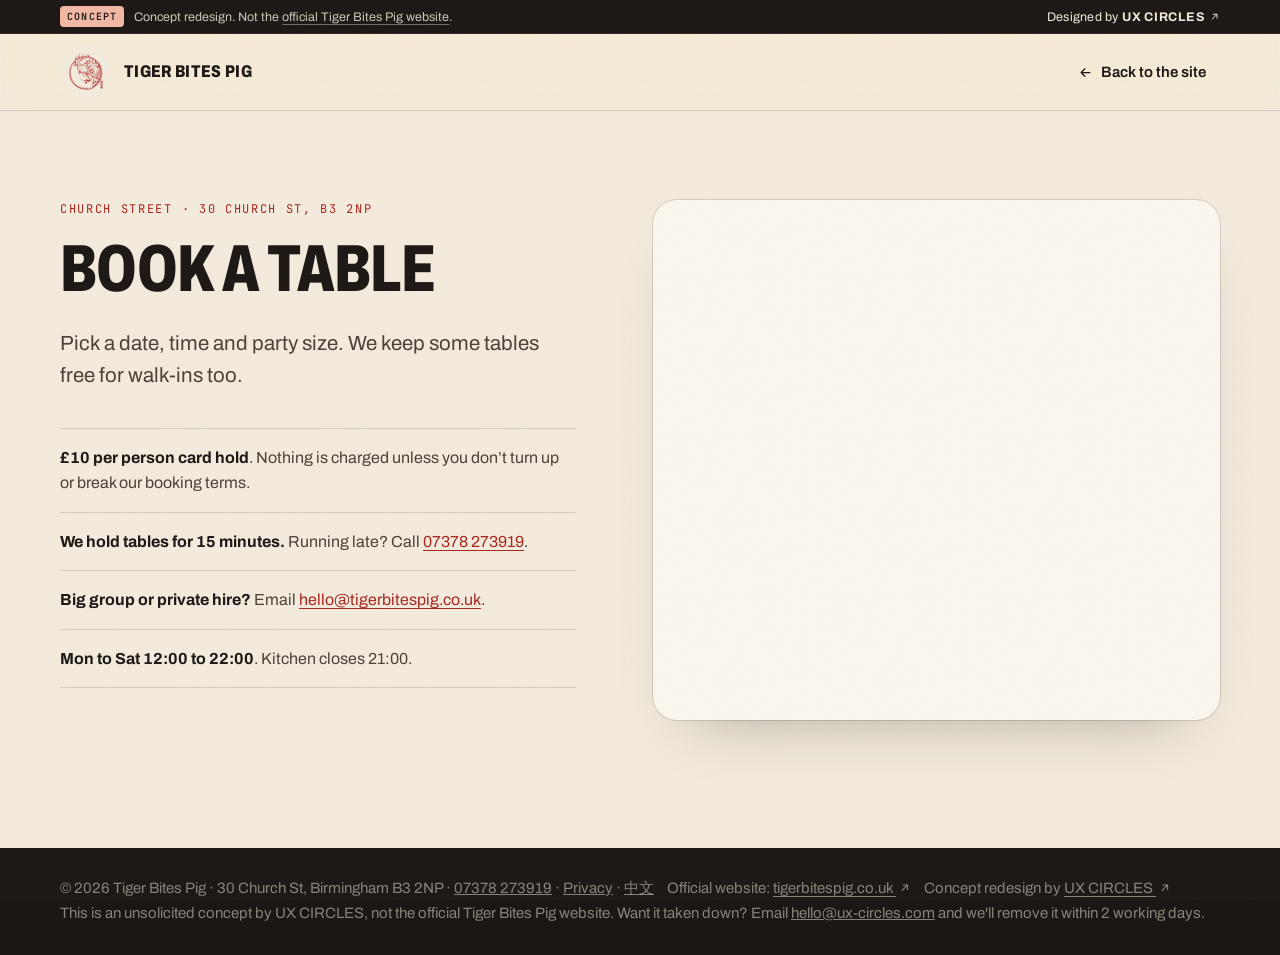
<file: book.html>
<!doctype html>
<html lang="en-GB">
<head>
  <meta charset="utf-8">
  <meta name="viewport" content="width=device-width, initial-scale=1">
  <title>Book a table · Tiger Bites Pig, Church Street Birmingham</title>
  <meta name="description" content="Book a table at Tiger Bites Pig, 30 Church St, Birmingham. Taiwanese-inspired bao and rice bowls.">
  <meta name="robots" content="noindex, nofollow">
  <meta name="theme-color" content="#F3EBDD">
  <link rel="canonical" href="https://uxcircles.github.io/tigerbitespig/book.html">
  <link rel="alternate" hreflang="en-GB" href="https://uxcircles.github.io/tigerbitespig/book.html">
  <link rel="alternate" hreflang="zh-Hant" href="https://uxcircles.github.io/tigerbitespig/zh/book.html">
  <link rel="icon" href="favicon.ico" sizes="any">
  <link rel="icon" type="image/png" sizes="32x32" href="favicon-32.png">
  <link rel="apple-touch-icon" href="apple-touch-icon.png">

  <link rel="preconnect" href="https://fonts.googleapis.com">
  <link rel="preconnect" href="https://fonts.gstatic.com" crossorigin>
  <link href="https://fonts.googleapis.com/css2?family=Archivo:wdth,wght@62..125,400..900&family=JetBrains+Mono:wght@400;600&display=swap" rel="stylesheet">
  <link rel="stylesheet" href="styles.css?v=10">
  <!-- DesignMyNight widget theme, recoloured to the site palette -->
  <link rel="stylesheet" href="https://onsass.designmynight.com/?background-color=%23FBF6EE&primary-color=%23A8261E&body-text-color=%231C1714&outer-border-color=%23E0D3BB">
</head>
<body class="book-page">
  <svg class="sprite" aria-hidden="true" focusable="false" style="position:absolute;width:0;height:0;overflow:hidden">
    <symbol id="i-ext" viewBox="0 0 24 24"><path d="M7 17 17 7M9 7h8v8"/></symbol>
    <symbol id="i-left" viewBox="0 0 24 24"><path d="M19 12H5M11 6l-6 6 6 6"/></symbol>
    <symbol id="i-right" viewBox="0 0 24 24"><path d="M5 12h14M13 6l6 6-6 6"/></symbol>
    <symbol id="i-spark" viewBox="0 0 24 24"><path class="fill" d="M12 2.5c.7 5.1 3.6 8 8.5 9.5-4.9 1.5-7.8 4.4-8.5 9.5-.7-5.1-3.6-8-8.5-9.5 4.9-1.5 7.8-4.4 8.5-9.5Z"/></symbol>
  </svg>
  <header class="site-header is-solid">
    <div class="concept-bar" role="note">
      <div class="wrap concept-inner">
        <p><span class="concept-tag">Concept</span><span class="concept-long">Concept redesign. Not the <a href="https://tigerbitespig.co.uk/" target="_blank" rel="noopener">official Tiger Bites Pig website</a>.</span><span class="concept-short">Concept redesign.</span></p>
        <a href="https://ux-circles.com/restaurants" target="_blank" rel="noopener"><span class="concept-by">Designed by </span><strong>UX CIRCLES</strong> <svg class="icon icon-ext" aria-hidden="true"><use href="#i-ext"/></svg></a>
      </div>
    </div>
    <div class="wrap header-inner">
      <a class="brand" href="./" aria-label="Tiger Bites Pig home">
        <img src="assets/img/logo.webp" alt="" width="52" height="52">
        <span class="brand-word">Tiger Bites Pig</span>
      </a>
      <a class="back-link" href="./"><svg class="icon icon-left" aria-hidden="true"><use href="#i-left"/></svg> Back to the site</a>
    </div>
  </header>

  <main class="section book">
    <div class="wrap book-grid">
      <div class="book-copy">
        <p class="eyebrow">Church Street · 30 Church St, B3 2NP</p>
        <h1 class="h2">Book a table</h1>
        <p class="lede">Pick a date, time and party size. We keep some tables free for walk-ins too.</p>

        <ul class="book-notes">
          <li><strong>£10 per person card hold</strong>. Nothing is charged unless you don’t turn up or break our booking terms.</li>
          <li><strong>We hold tables for 15 minutes.</strong> Running late? Call <a href="tel:+447378273919">07378 273919</a>.</li>
          <li><strong>Big group or private hire?</strong> Email <a href="mailto:hello@tigerbitespig.co.uk">hello@tigerbitespig.co.uk</a>.</li>
          <li><strong>Mon to Sat 12:00 to 22:00</strong>. Kitchen closes 21:00.</li>
        </ul>
      </div>

      <div class="book-widget">
        <!-- DMN only boots if src is protocol-relative exactly like this -->
        <script src="//widgets.designmynight.com/bookings-partner.min.js"
                dmn-booking-form="true"
                venue="670f9a80c89f7c14c52449cb"
                hide-offers="false"
                hide-powered-by="false"
                search-venues="false"
                monday-first="true"></script>
        <noscript>
          <p>Our booking form needs JavaScript. You can also book by calling <a href="tel:+447378273919">07378 273919</a>.</p>
        </noscript>
      </div>
    </div>
  </main>

  <footer class="footer footer-slim">
    <div class="wrap footer-base">
      <p>© 2026 Tiger Bites Pig · 30 Church St, Birmingham B3 2NP · <a href="tel:+447378273919">07378 273919</a> · <a href="privacy.html">Privacy</a> · <a href="zh/book.html" lang="zh-Hant">中文</a> <span class="credit">Official website: <a href="https://tigerbitespig.co.uk/" target="_blank" rel="noopener">tigerbitespig.co.uk <svg class="icon icon-ext" aria-hidden="true"><use href="#i-ext"/></svg></a></span> <span class="credit">Concept redesign by <a href="https://ux-circles.com/restaurants" target="_blank" rel="noopener">UX CIRCLES <svg class="icon icon-ext" aria-hidden="true"><use href="#i-ext"/></svg></a></span></p>
      <p data-takedown style="flex-basis: 100%; margin: 0;">This is an unsolicited concept by UX CIRCLES, not the official Tiger Bites Pig website. Want it taken down? Email <a href="mailto:hello@ux-circles.com">hello@ux-circles.com</a> and we'll remove it within 2 working days.</p>
    </div>
  </footer>
</body>
</html>
</file>
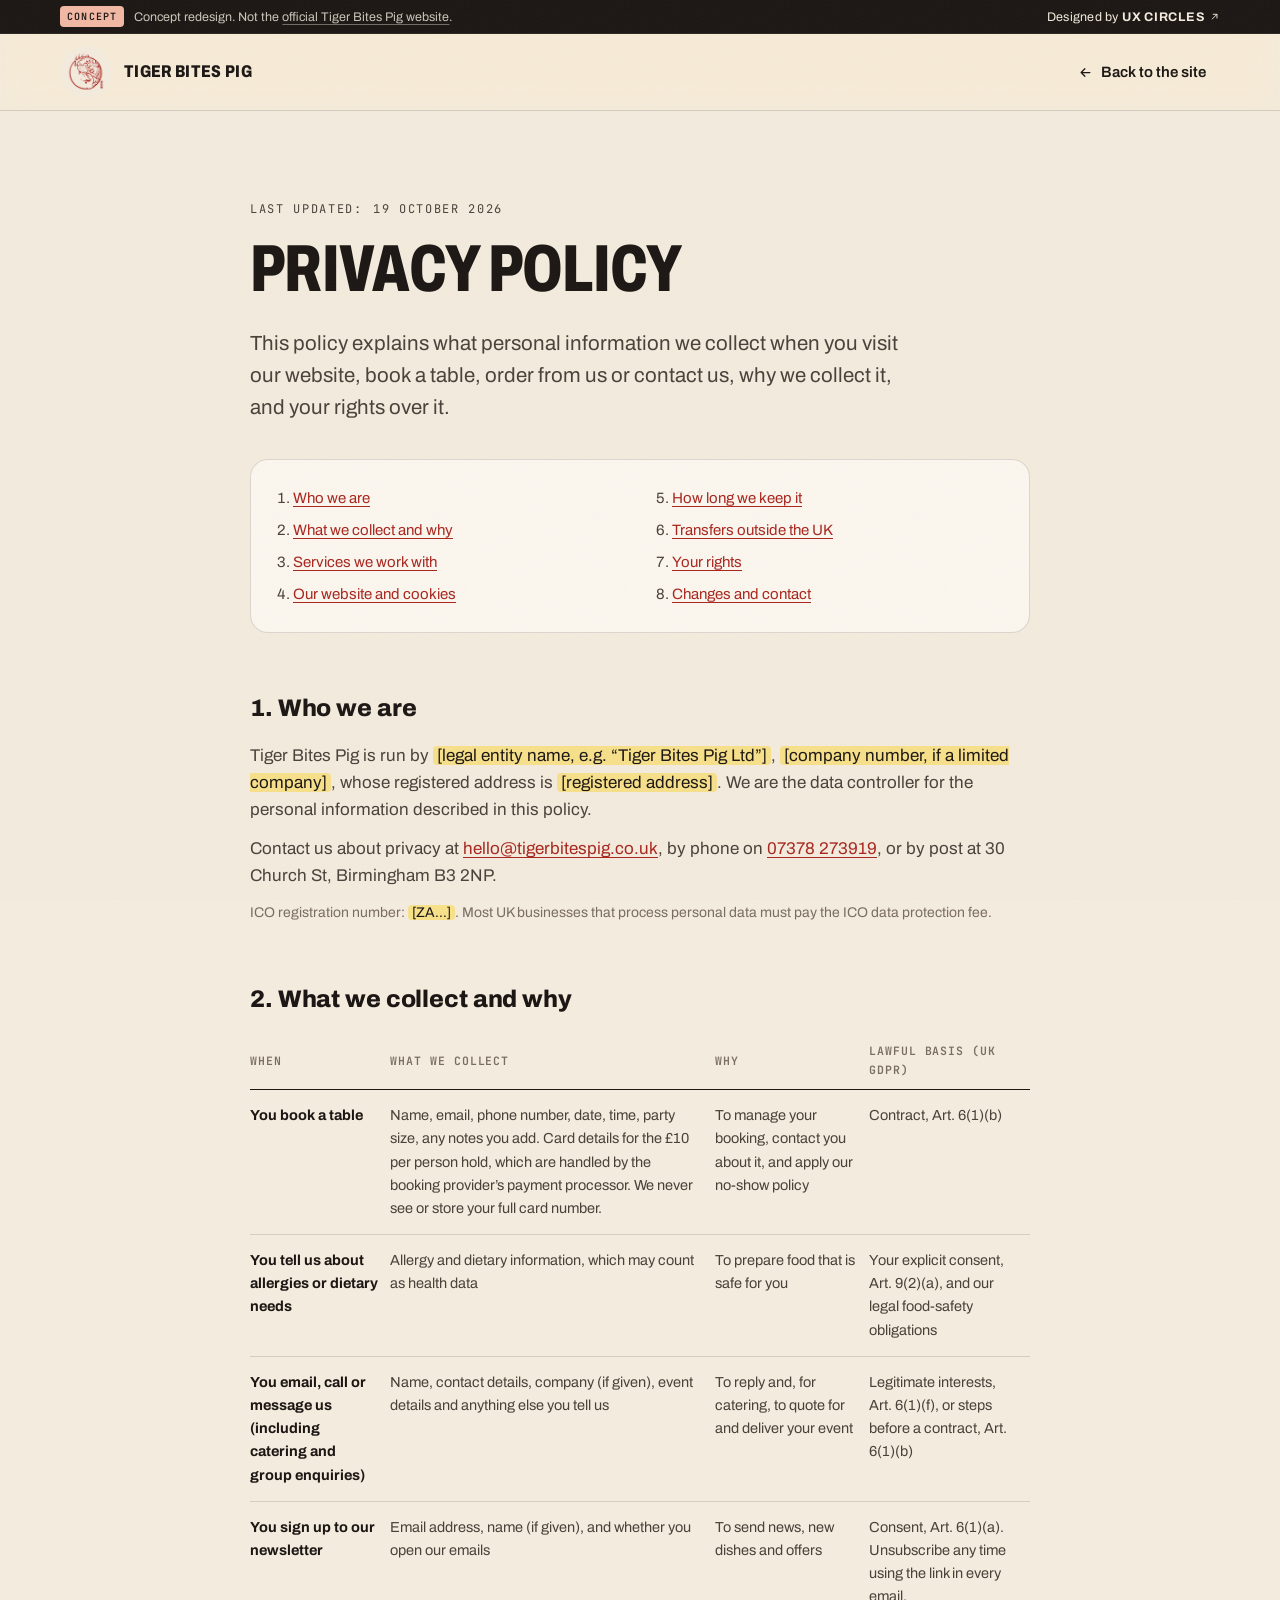
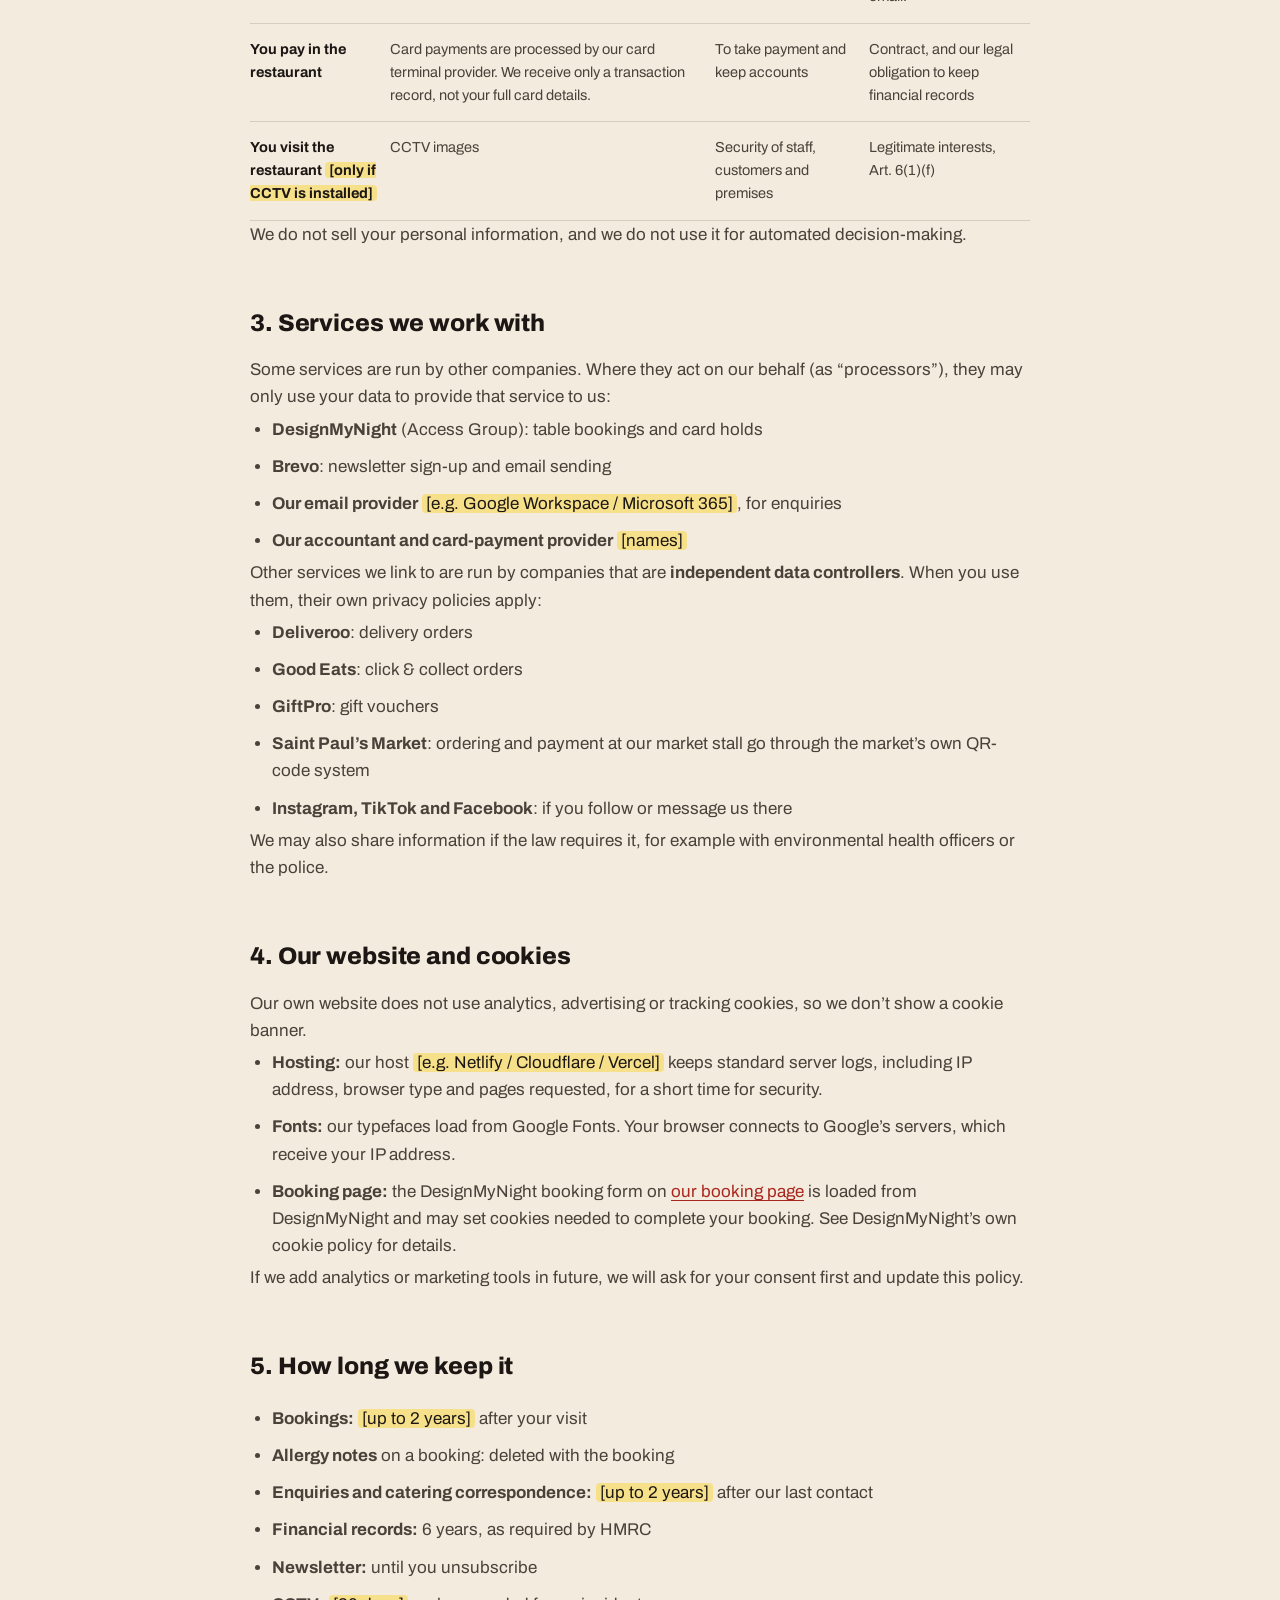
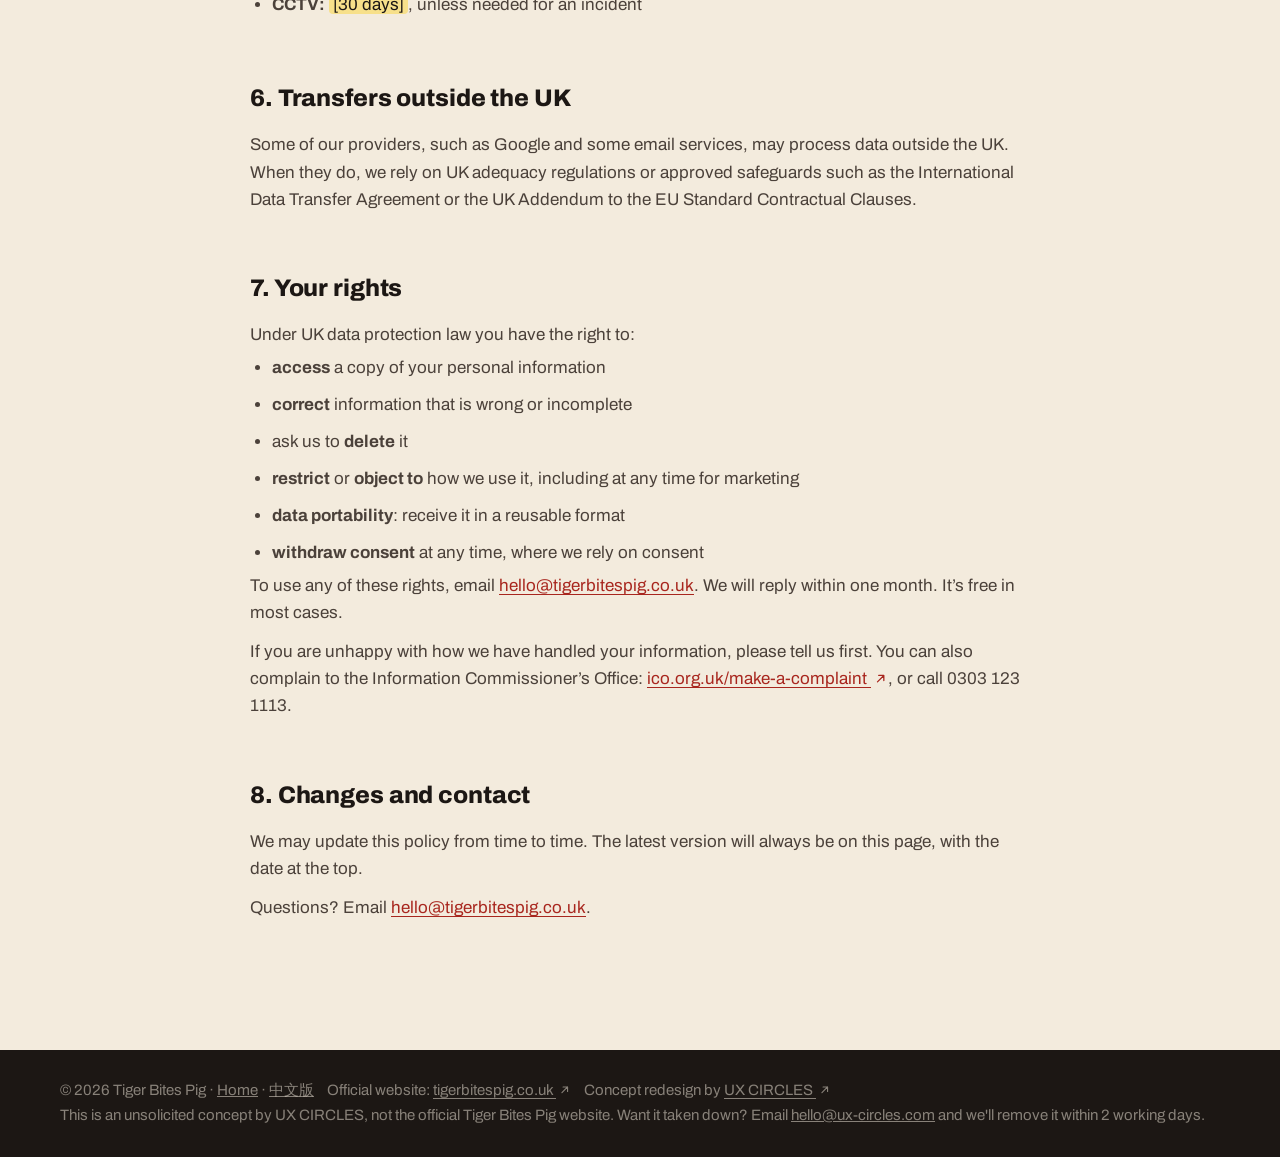
<file: privacy.html>
<!doctype html>
<html lang="en-GB">
<head>
  <meta charset="utf-8">
  <meta name="viewport" content="width=device-width, initial-scale=1">
  <title>Privacy policy · Tiger Bites Pig</title>
  <meta name="description" content="How Tiger Bites Pig collects, uses and protects your personal information.">
  <meta name="robots" content="noindex, nofollow">
  <meta name="theme-color" content="#F3EBDD">
  <link rel="canonical" href="https://uxcircles.github.io/tigerbitespig/privacy.html">
  <link rel="alternate" hreflang="en-GB" href="https://uxcircles.github.io/tigerbitespig/privacy.html">
  <link rel="alternate" hreflang="zh-Hant" href="https://uxcircles.github.io/tigerbitespig/zh/privacy.html">
  <link rel="icon" href="favicon.ico" sizes="any">
  <link rel="icon" type="image/png" sizes="32x32" href="favicon-32.png">
  <link rel="apple-touch-icon" href="apple-touch-icon.png">
  <link rel="preconnect" href="https://fonts.googleapis.com">
  <link rel="preconnect" href="https://fonts.gstatic.com" crossorigin>
  <link href="https://fonts.googleapis.com/css2?family=Archivo:wdth,wght@62..125,400..900&family=JetBrains+Mono:wght@400;600&display=swap" rel="stylesheet">
  <link rel="stylesheet" href="styles.css?v=10">
</head>
<body class="book-page">
  <svg class="sprite" aria-hidden="true" focusable="false" style="position:absolute;width:0;height:0;overflow:hidden">
    <symbol id="i-ext" viewBox="0 0 24 24"><path d="M7 17 17 7M9 7h8v8"/></symbol>
    <symbol id="i-left" viewBox="0 0 24 24"><path d="M19 12H5M11 6l-6 6 6 6"/></symbol>
    <symbol id="i-right" viewBox="0 0 24 24"><path d="M5 12h14M13 6l6 6-6 6"/></symbol>
    <symbol id="i-spark" viewBox="0 0 24 24"><path class="fill" d="M12 2.5c.7 5.1 3.6 8 8.5 9.5-4.9 1.5-7.8 4.4-8.5 9.5-.7-5.1-3.6-8-8.5-9.5 4.9-1.5 7.8-4.4 8.5-9.5Z"/></symbol>
  </svg>
  <header class="site-header is-solid">
    <div class="concept-bar" role="note">
      <div class="wrap concept-inner">
        <p><span class="concept-tag">Concept</span><span class="concept-long">Concept redesign. Not the <a href="https://tigerbitespig.co.uk/" target="_blank" rel="noopener">official Tiger Bites Pig website</a>.</span><span class="concept-short">Concept redesign.</span></p>
        <a href="https://ux-circles.com/restaurants" target="_blank" rel="noopener"><span class="concept-by">Designed by </span><strong>UX CIRCLES</strong> <svg class="icon icon-ext" aria-hidden="true"><use href="#i-ext"/></svg></a>
      </div>
    </div>
    <div class="wrap header-inner">
      <a class="brand" href="./" aria-label="Tiger Bites Pig home">
        <img src="assets/img/logo.webp" alt="" width="52" height="52">
        <span class="brand-word">Tiger Bites Pig</span>
      </a>
      <a class="back-link" href="./"><svg class="icon icon-left" aria-hidden="true"><use href="#i-left"/></svg> Back to the site</a>
    </div>
  </header>

  <main class="section legal">
    <div class="wrap legal-wrap">
      <p class="eyebrow">Last updated: <time datetime="2026-10-19">19 October 2026</time></p>
      <h1 class="h2">Privacy policy</h1>
      <p class="lede">This policy explains what personal information we collect when you visit our website, book a table, order from us or contact us, why we collect it, and your rights over it.</p>

      <nav class="toc" aria-label="Contents">
        <ol>
          <li><a href="#who">Who we are</a></li>
          <li><a href="#collect">What we collect and why</a></li>
          <li><a href="#partners">Services we work with</a></li>
          <li><a href="#website">Our website and cookies</a></li>
          <li><a href="#keep">How long we keep it</a></li>
          <li><a href="#transfers">Transfers outside the UK</a></li>
          <li><a href="#rights">Your rights</a></li>
          <li><a href="#changes">Changes and contact</a></li>
        </ol>
      </nav>

      <section id="who">
        <h2>1. Who we are</h2>
        <p>Tiger Bites Pig is run by <mark>[legal entity name, e.g. “Tiger Bites Pig Ltd”]</mark>, <mark>[company number, if a limited company]</mark>, whose registered address is <mark>[registered address]</mark>. We are the data controller for the personal information described in this policy.</p>
        <p>Contact us about privacy at <a href="mailto:hello@tigerbitespig.co.uk">hello@tigerbitespig.co.uk</a>, by phone on <a href="tel:+447378273919">07378 273919</a>, or by post at 30 Church St, Birmingham B3 2NP.</p>
        <p class="note">ICO registration number: <mark>[ZA…]</mark>. Most UK businesses that process personal data must pay the ICO data protection fee.</p>
      </section>

      <section id="collect">
        <h2>2. What we collect and why</h2>
        <div class="table-scroll">
          <table class="legal-table">
            <thead><tr><th>When</th><th>What we collect</th><th>Why</th><th>Lawful basis (UK GDPR)</th></tr></thead>
            <tbody>
              <tr>
                <td>You book a table</td>
                <td>Name, email, phone number, date, time, party size, any notes you add. Card details for the £10 per person hold, which are handled by the booking provider’s payment processor. We never see or store your full card number.</td>
                <td>To manage your booking, contact you about it, and apply our no-show policy</td>
                <td>Contract, Art. 6(1)(b)</td>
              </tr>
              <tr>
                <td>You tell us about allergies or dietary needs</td>
                <td>Allergy and dietary information, which may count as health data</td>
                <td>To prepare food that is safe for you</td>
                <td>Your explicit consent, Art. 9(2)(a), and our legal food-safety obligations</td>
              </tr>
              <tr>
                <td>You email, call or message us (including catering and group enquiries)</td>
                <td>Name, contact details, company (if given), event details and anything else you tell us</td>
                <td>To reply and, for catering, to quote for and deliver your event</td>
                <td>Legitimate interests, Art. 6(1)(f), or steps before a contract, Art. 6(1)(b)</td>
              </tr>
              <tr>
                <td>You sign up to our newsletter</td>
                <td>Email address, name (if given), and whether you open our emails</td>
                <td>To send news, new dishes and offers</td>
                <td>Consent, Art. 6(1)(a). Unsubscribe any time using the link in every email.</td>
              </tr>
              <tr>
                <td>You pay in the restaurant</td>
                <td>Card payments are processed by our card terminal provider. We receive only a transaction record, not your full card details.</td>
                <td>To take payment and keep accounts</td>
                <td>Contract, and our legal obligation to keep financial records</td>
              </tr>
              <tr>
                <td>You visit the restaurant <mark>[only if CCTV is installed]</mark></td>
                <td>CCTV images</td>
                <td>Security of staff, customers and premises</td>
                <td>Legitimate interests, Art. 6(1)(f)</td>
              </tr>
            </tbody>
          </table>
        </div>
        <p>We do not sell your personal information, and we do not use it for automated decision-making.</p>
      </section>

      <section id="partners">
        <h2>3. Services we work with</h2>
        <p>Some services are run by other companies. Where they act on our behalf (as “processors”), they may only use your data to provide that service to us:</p>
        <ul class="legal-list">
          <li><strong>DesignMyNight</strong> (Access Group): table bookings and card holds</li>
          <li><strong>Brevo</strong>: newsletter sign-up and email sending</li>
          <li><strong>Our email provider</strong> <mark>[e.g. Google Workspace / Microsoft 365]</mark>, for enquiries</li>
          <li><strong>Our accountant and card-payment provider</strong> <mark>[names]</mark></li>
        </ul>
        <p>Other services we link to are run by companies that are <strong>independent data controllers</strong>. When you use them, their own privacy policies apply:</p>
        <ul class="legal-list">
          <li><strong>Deliveroo</strong>: delivery orders</li>
          <li><strong>Good Eats</strong>: click &amp; collect orders</li>
          <li><strong>GiftPro</strong>: gift vouchers</li>
          <li><strong>Saint Paul’s Market</strong>: ordering and payment at our market stall go through the market’s own QR-code system</li>
          <li><strong>Instagram, TikTok and Facebook</strong>: if you follow or message us there</li>
        </ul>
        <p>We may also share information if the law requires it, for example with environmental health officers or the police.</p>
      </section>

      <section id="website">
        <h2>4. Our website and cookies</h2>
        <p>Our own website does not use analytics, advertising or tracking cookies, so we don’t show a cookie banner.</p>
        <ul class="legal-list">
          <li><strong>Hosting:</strong> our host <mark>[e.g. Netlify / Cloudflare / Vercel]</mark> keeps standard server logs, including IP address, browser type and pages requested, for a short time for security.</li>
          <li><strong>Fonts:</strong> our typefaces load from Google Fonts. Your browser connects to Google’s servers, which receive your IP address.</li>
          <li><strong>Booking page:</strong> the DesignMyNight booking form on <a href="book.html">our booking page</a> is loaded from DesignMyNight and may set cookies needed to complete your booking. See DesignMyNight’s own cookie policy for details.</li>
        </ul>
        <p>If we add analytics or marketing tools in future, we will ask for your consent first and update this policy.</p>
      </section>

      <section id="keep">
        <h2>5. How long we keep it</h2>
        <ul class="legal-list">
          <li><strong>Bookings:</strong> <mark>[up to 2 years]</mark> after your visit</li>
          <li><strong>Allergy notes</strong> on a booking: deleted with the booking</li>
          <li><strong>Enquiries and catering correspondence:</strong> <mark>[up to 2 years]</mark> after our last contact</li>
          <li><strong>Financial records:</strong> 6 years, as required by HMRC</li>
          <li><strong>Newsletter:</strong> until you unsubscribe</li>
          <li><strong>CCTV:</strong> <mark>[30 days]</mark>, unless needed for an incident</li>
        </ul>
      </section>

      <section id="transfers">
        <h2>6. Transfers outside the UK</h2>
        <p>Some of our providers, such as Google and some email services, may process data outside the UK. When they do, we rely on UK adequacy regulations or approved safeguards such as the International Data Transfer Agreement or the UK Addendum to the EU Standard Contractual Clauses.</p>
      </section>

      <section id="rights">
        <h2>7. Your rights</h2>
        <p>Under UK data protection law you have the right to:</p>
        <ul class="legal-list">
          <li><strong>access</strong> a copy of your personal information</li>
          <li><strong>correct</strong> information that is wrong or incomplete</li>
          <li>ask us to <strong>delete</strong> it</li>
          <li><strong>restrict</strong> or <strong>object to</strong> how we use it, including at any time for marketing</li>
          <li><strong>data portability</strong>: receive it in a reusable format</li>
          <li><strong>withdraw consent</strong> at any time, where we rely on consent</li>
        </ul>
        <p>To use any of these rights, email <a href="mailto:hello@tigerbitespig.co.uk">hello@tigerbitespig.co.uk</a>. We will reply within one month. It’s free in most cases.</p>
        <p>If you are unhappy with how we have handled your information, please tell us first. You can also complain to the Information Commissioner’s Office: <a href="https://ico.org.uk/make-a-complaint/" target="_blank" rel="noopener">ico.org.uk/make-a-complaint <svg class="icon icon-ext" aria-hidden="true"><use href="#i-ext"/></svg></a>, or call 0303 123 1113.</p>
      </section>

      <section id="changes">
        <h2>8. Changes and contact</h2>
        <p>We may update this policy from time to time. The latest version will always be on this page, with the date at the top.</p>
        <p>Questions? Email <a href="mailto:hello@tigerbitespig.co.uk">hello@tigerbitespig.co.uk</a>.</p>
      </section>
    </div>
  </main>

  <footer class="footer footer-slim">
    <div class="wrap footer-base">
      <p>© 2026 Tiger Bites Pig · <a href="./">Home</a> · <a href="zh/privacy.html" lang="zh-Hant">中文版</a> <span class="credit">Official website: <a href="https://tigerbitespig.co.uk/" target="_blank" rel="noopener">tigerbitespig.co.uk <svg class="icon icon-ext" aria-hidden="true"><use href="#i-ext"/></svg></a></span> <span class="credit">Concept redesign by <a href="https://ux-circles.com/restaurants" target="_blank" rel="noopener">UX CIRCLES <svg class="icon icon-ext" aria-hidden="true"><use href="#i-ext"/></svg></a></span></p>
      <p data-takedown style="flex-basis: 100%; margin: 0;">This is an unsolicited concept by UX CIRCLES, not the official Tiger Bites Pig website. Want it taken down? Email <a href="mailto:hello@ux-circles.com">hello@ux-circles.com</a> and we'll remove it within 2 working days.</p>
    </div>
  </footer>
</body>
</html>
</file>
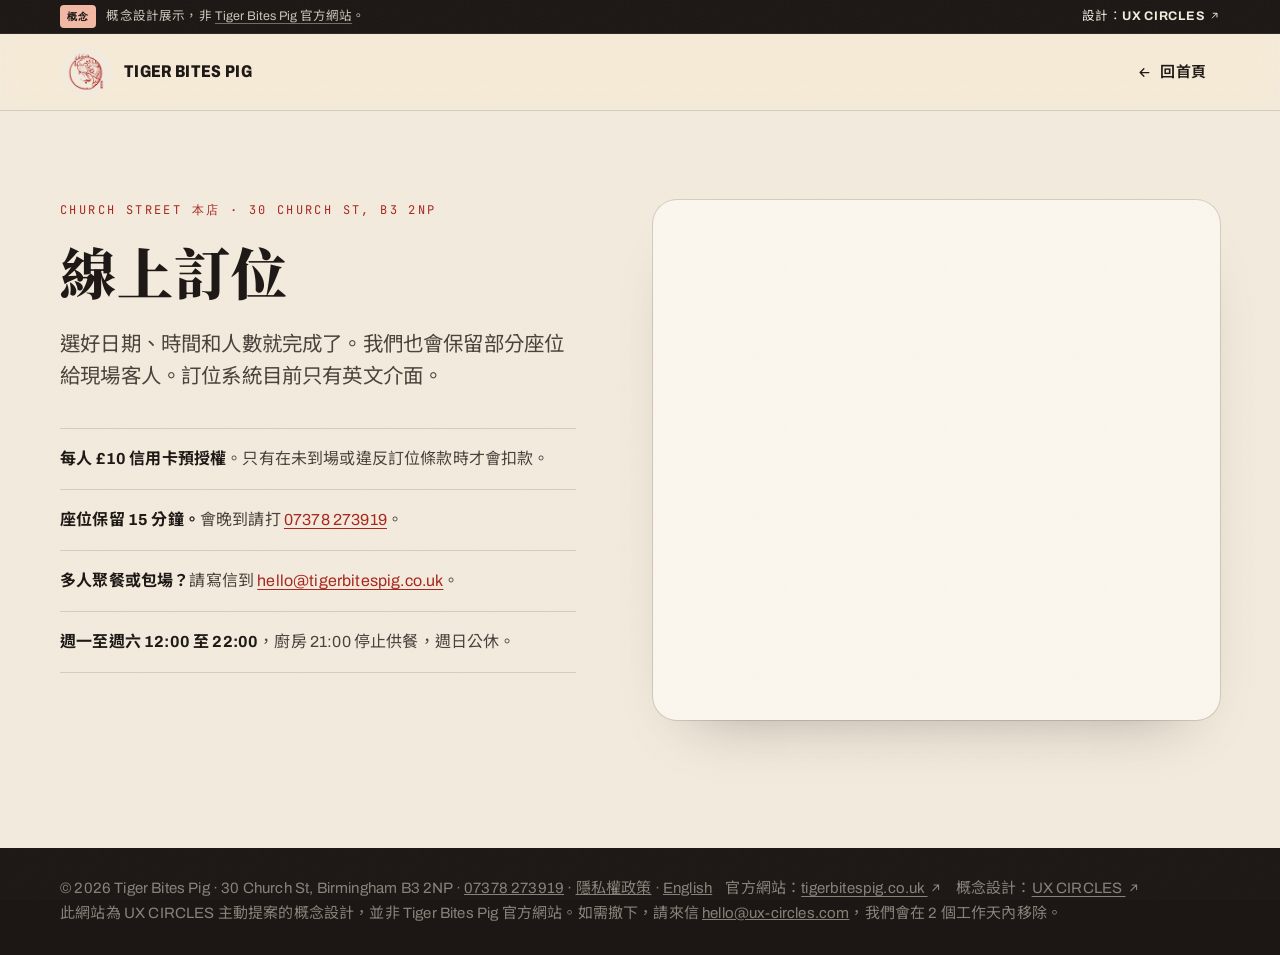
<file: zh/book.html>
<!doctype html>
<html lang="zh-Hant">
<head>
  <meta charset="utf-8">
  <meta name="viewport" content="width=device-width, initial-scale=1">
  <title>線上訂位 · Tiger Bites Pig 虎咬豬，伯明罕 Church Street</title>
  <meta name="description" content="線上預訂 Tiger Bites Pig 虎咬豬（30 Church St, Birmingham）的座位。台灣風味刈包與丼飯。">
  <meta name="robots" content="noindex, nofollow">
  <meta name="theme-color" content="#F3EBDD">
  <link rel="canonical" href="https://uxcircles.github.io/tigerbitespig/zh/book.html">
  <link rel="alternate" hreflang="en-GB" href="https://uxcircles.github.io/tigerbitespig/book.html">
  <link rel="alternate" hreflang="zh-Hant" href="https://uxcircles.github.io/tigerbitespig/zh/book.html">
  <link rel="icon" href="../favicon.ico" sizes="any">
  <link rel="icon" type="image/png" sizes="32x32" href="../favicon-32.png">
  <link rel="apple-touch-icon" href="../apple-touch-icon.png">

  <link rel="preconnect" href="https://fonts.googleapis.com">
  <link rel="preconnect" href="https://fonts.gstatic.com" crossorigin>
  <link href="https://fonts.googleapis.com/css2?family=Archivo:wdth,wght@62..125,400..900&family=JetBrains+Mono:wght@400;600&family=Noto+Sans+TC:wght@400;500;700&family=Noto+Serif+TC:wght@700;900&display=swap" rel="stylesheet">
  <link rel="stylesheet" href="../styles.css?v=10">
  <!-- DesignMyNight widget theme, recoloured to the site palette -->
  <link rel="stylesheet" href="https://onsass.designmynight.com/?background-color=%23FBF6EE&primary-color=%23A8261E&body-text-color=%231C1714&outer-border-color=%23E0D3BB">
</head>
<body class="book-page">
  <svg class="sprite" aria-hidden="true" focusable="false" style="position:absolute;width:0;height:0;overflow:hidden">
    <symbol id="i-ext" viewBox="0 0 24 24"><path d="M7 17 17 7M9 7h8v8"/></symbol>
    <symbol id="i-left" viewBox="0 0 24 24"><path d="M19 12H5M11 6l-6 6 6 6"/></symbol>
    <symbol id="i-right" viewBox="0 0 24 24"><path d="M5 12h14M13 6l6 6-6 6"/></symbol>
    <symbol id="i-spark" viewBox="0 0 24 24"><path class="fill" d="M12 2.5c.7 5.1 3.6 8 8.5 9.5-4.9 1.5-7.8 4.4-8.5 9.5-.7-5.1-3.6-8-8.5-9.5 4.9-1.5 7.8-4.4 8.5-9.5Z"/></symbol>
  </svg>
  <header class="site-header is-solid">
    <div class="concept-bar" role="note">
      <div class="wrap concept-inner">
        <p><span class="concept-tag">概念</span><span class="concept-long">概念設計展示，非 <a href="https://tigerbitespig.co.uk/" target="_blank" rel="noopener">Tiger Bites Pig 官方網站</a>。</span><span class="concept-short">概念設計展示。</span></p>
        <a href="https://ux-circles.com/restaurants" target="_blank" rel="noopener"><span class="concept-by">設計：</span><strong>UX CIRCLES</strong> <svg class="icon icon-ext" aria-hidden="true"><use href="#i-ext"/></svg></a>
      </div>
    </div>
    <div class="wrap header-inner">
      <a class="brand" href="./" aria-label="Tiger Bites Pig 虎咬豬 首頁">
        <img src="../assets/img/logo.webp" alt="" width="52" height="52">
        <span class="brand-word">Tiger Bites Pig</span>
      </a>
      <a class="back-link" href="./"><svg class="icon icon-left" aria-hidden="true"><use href="#i-left"/></svg> 回首頁</a>
    </div>
  </header>

  <main class="section book">
    <div class="wrap book-grid">
      <div class="book-copy">
        <p class="eyebrow">Church Street 本店 · 30 Church St, B3 2NP</p>
        <h1 class="h2">線上訂位</h1>
        <p class="lede">選好日期、時間和人數就完成了。我們也會保留部分座位給現場客人。訂位系統目前只有英文介面。</p>

        <ul class="book-notes">
          <li><strong>每人 £10 信用卡預授權</strong>。只有在未到場或違反訂位條款時才會扣款。</li>
          <li><strong>座位保留 15 分鐘。</strong>會晚到請打 <a href="tel:+447378273919">07378 273919</a>。</li>
          <li><strong>多人聚餐或包場？</strong>請寫信到 <a href="mailto:hello@tigerbitespig.co.uk">hello@tigerbitespig.co.uk</a>。</li>
          <li><strong>週一至週六 12:00 至 22:00</strong>，廚房 21:00 停止供餐，週日公休。</li>
        </ul>
      </div>

      <div class="book-widget">
        <!-- DMN only boots if src is protocol-relative exactly like this -->
        <script src="//widgets.designmynight.com/bookings-partner.min.js"
                dmn-booking-form="true"
                venue="670f9a80c89f7c14c52449cb"
                hide-offers="false"
                hide-powered-by="false"
                search-venues="false"
                monday-first="true"></script>
        <noscript>
          <p>訂位表單需要啟用 JavaScript。也可以打電話 <a href="tel:+447378273919">07378 273919</a> 訂位。</p>
        </noscript>
      </div>
    </div>
  </main>

  <footer class="footer footer-slim">
    <div class="wrap footer-base">
      <p>© 2026 Tiger Bites Pig · 30 Church St, Birmingham B3 2NP · <a href="tel:+447378273919">07378 273919</a> · <a href="privacy.html">隱私權政策</a> · <a href="../book.html" lang="en">English</a> <span class="credit">官方網站：<a href="https://tigerbitespig.co.uk/" target="_blank" rel="noopener">tigerbitespig.co.uk <svg class="icon icon-ext" aria-hidden="true"><use href="#i-ext"/></svg></a></span> <span class="credit">概念設計：<a href="https://ux-circles.com/restaurants" target="_blank" rel="noopener">UX CIRCLES <svg class="icon icon-ext" aria-hidden="true"><use href="#i-ext"/></svg></a></span></p>
      <p data-takedown style="flex-basis: 100%; margin: 0;">此網站為 UX CIRCLES 主動提案的概念設計，並非 Tiger Bites Pig 官方網站。如需撤下，請來信 <a href="mailto:hello@ux-circles.com">hello@ux-circles.com</a>，我們會在 2 個工作天內移除。</p>
    </div>
  </footer>
</body>
</html>
</file>
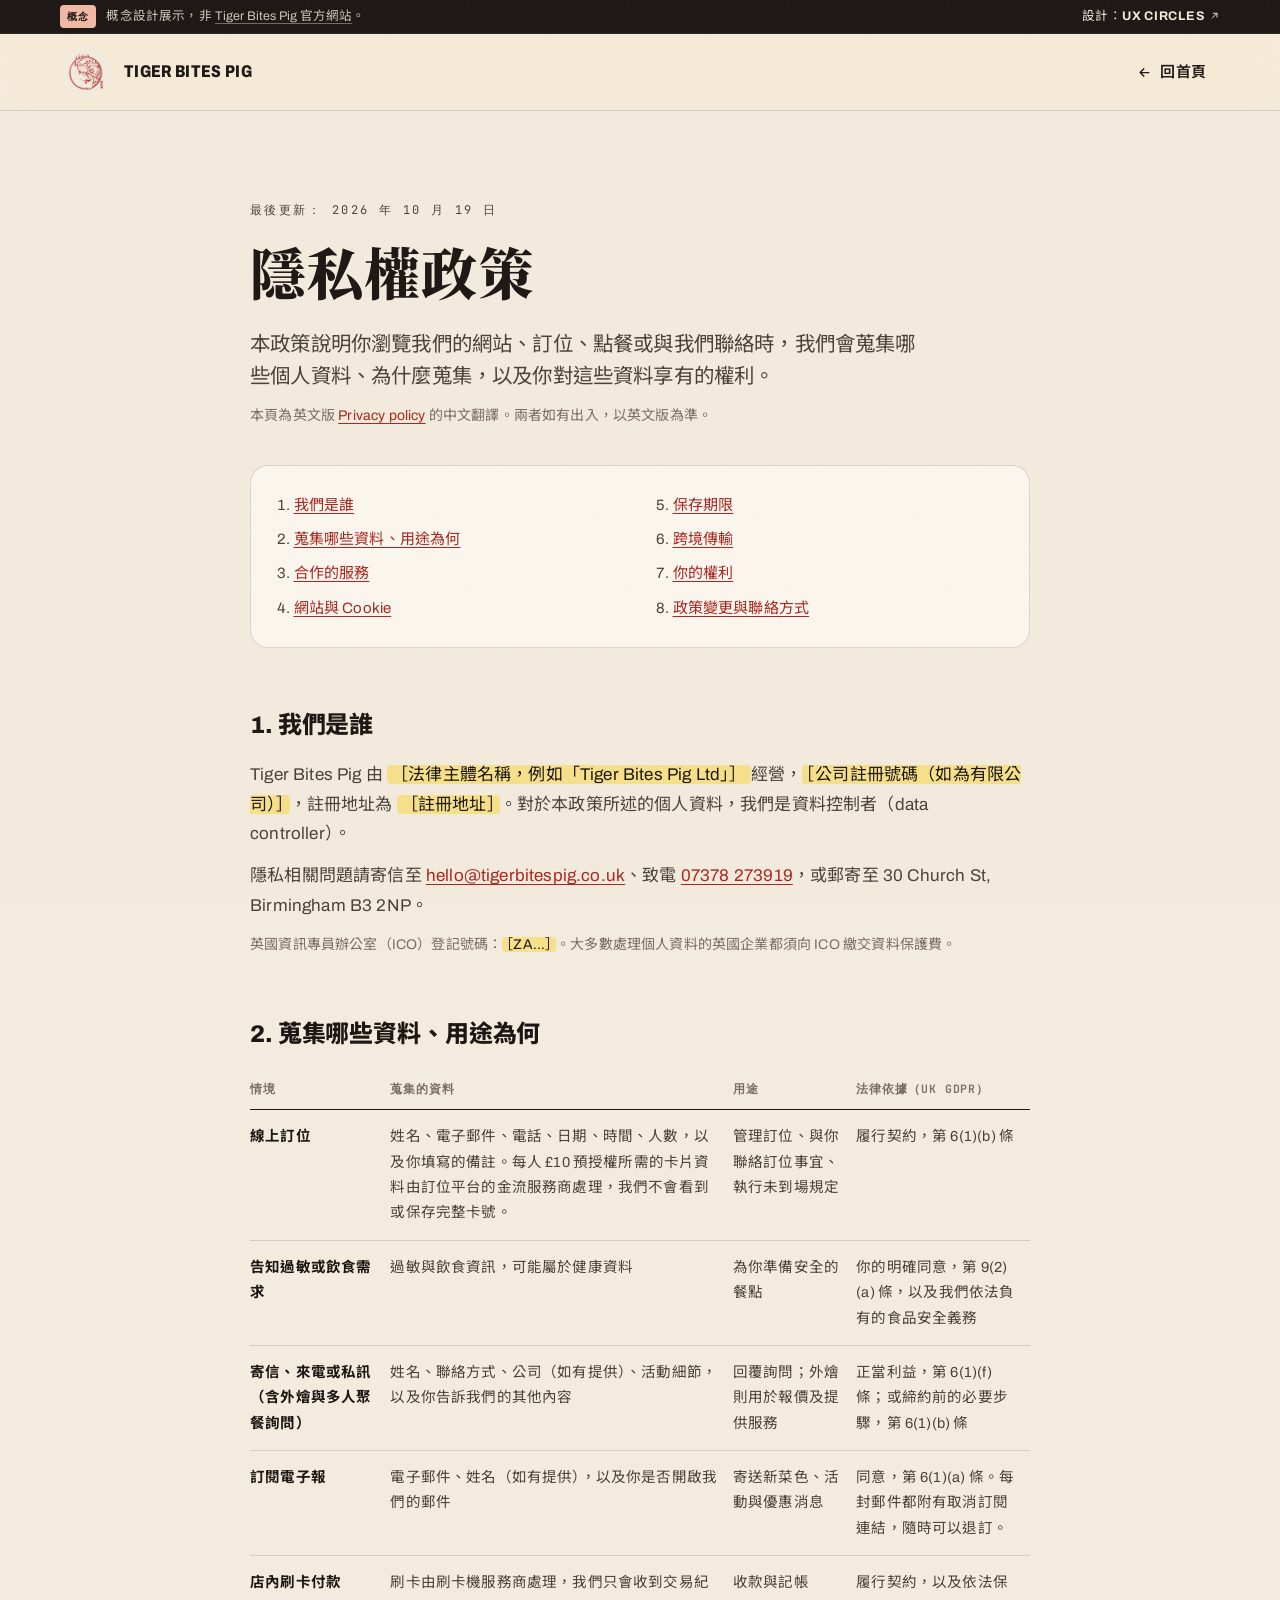
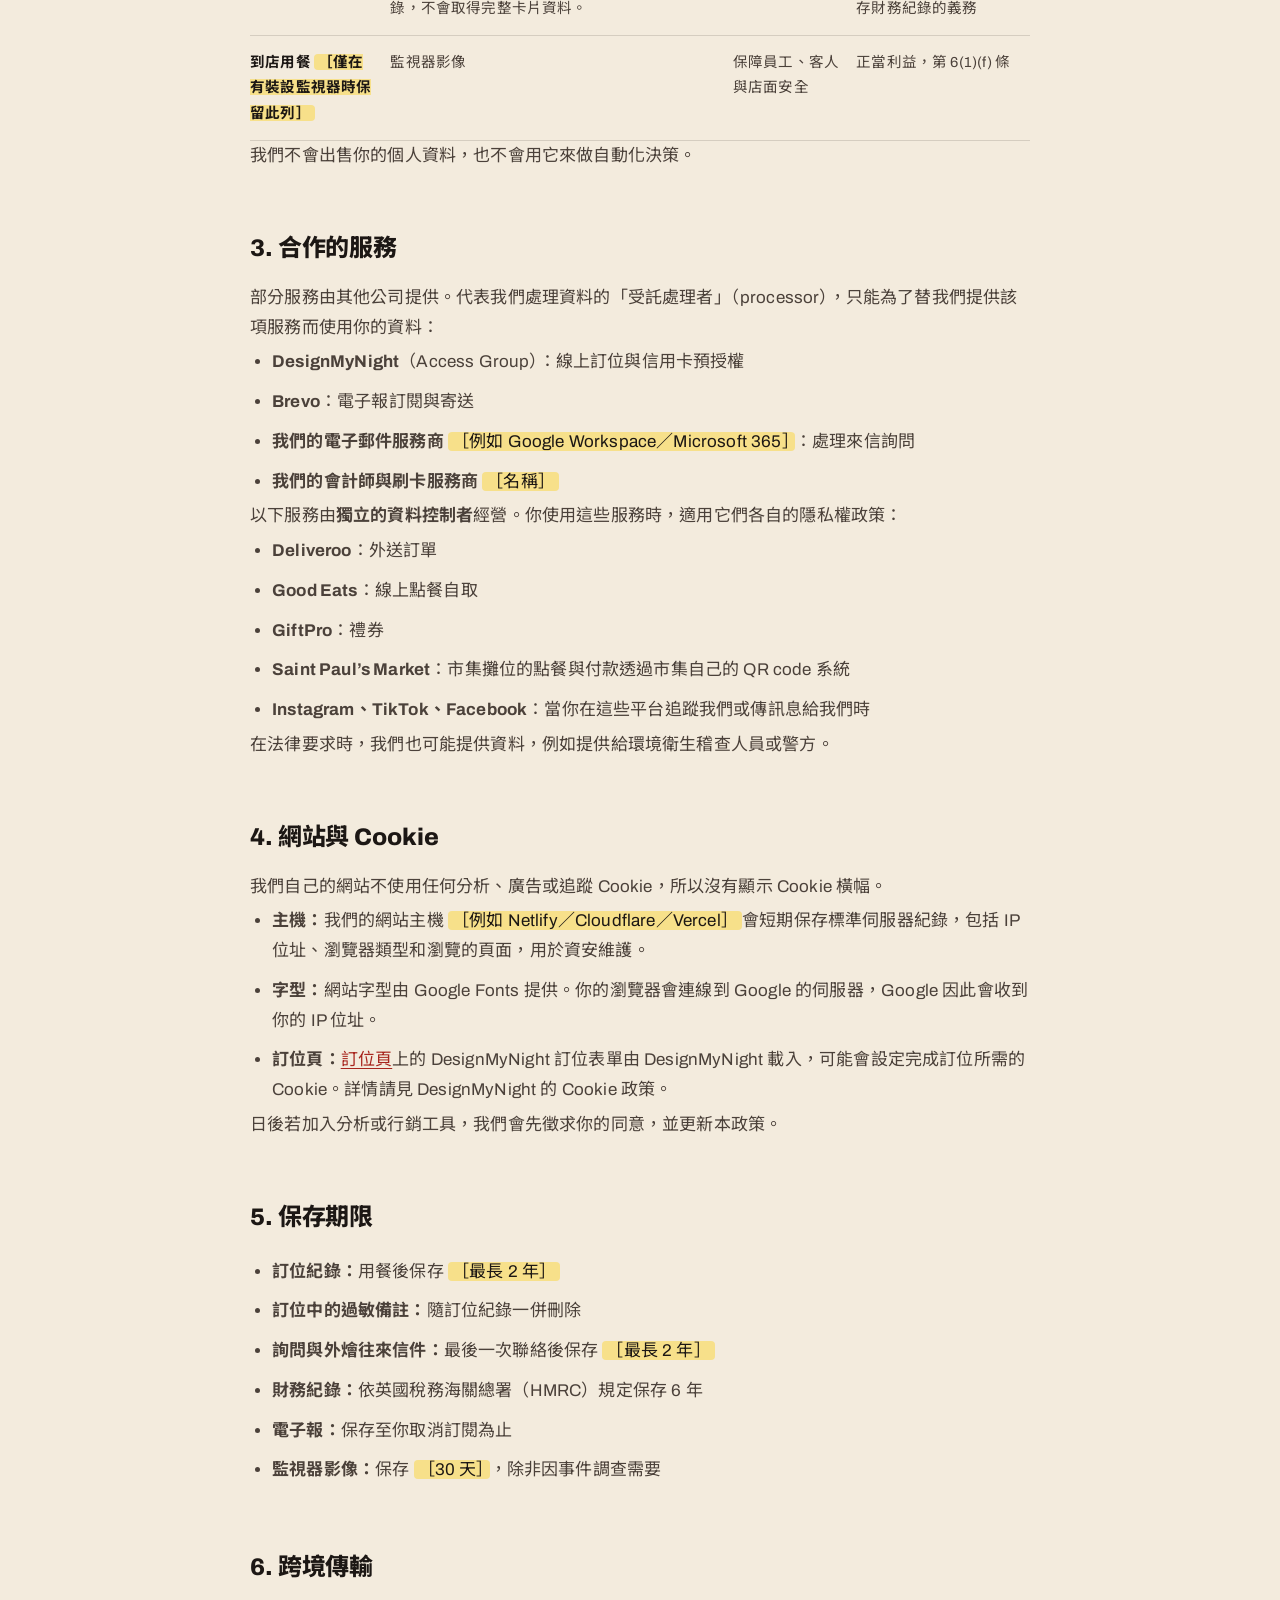
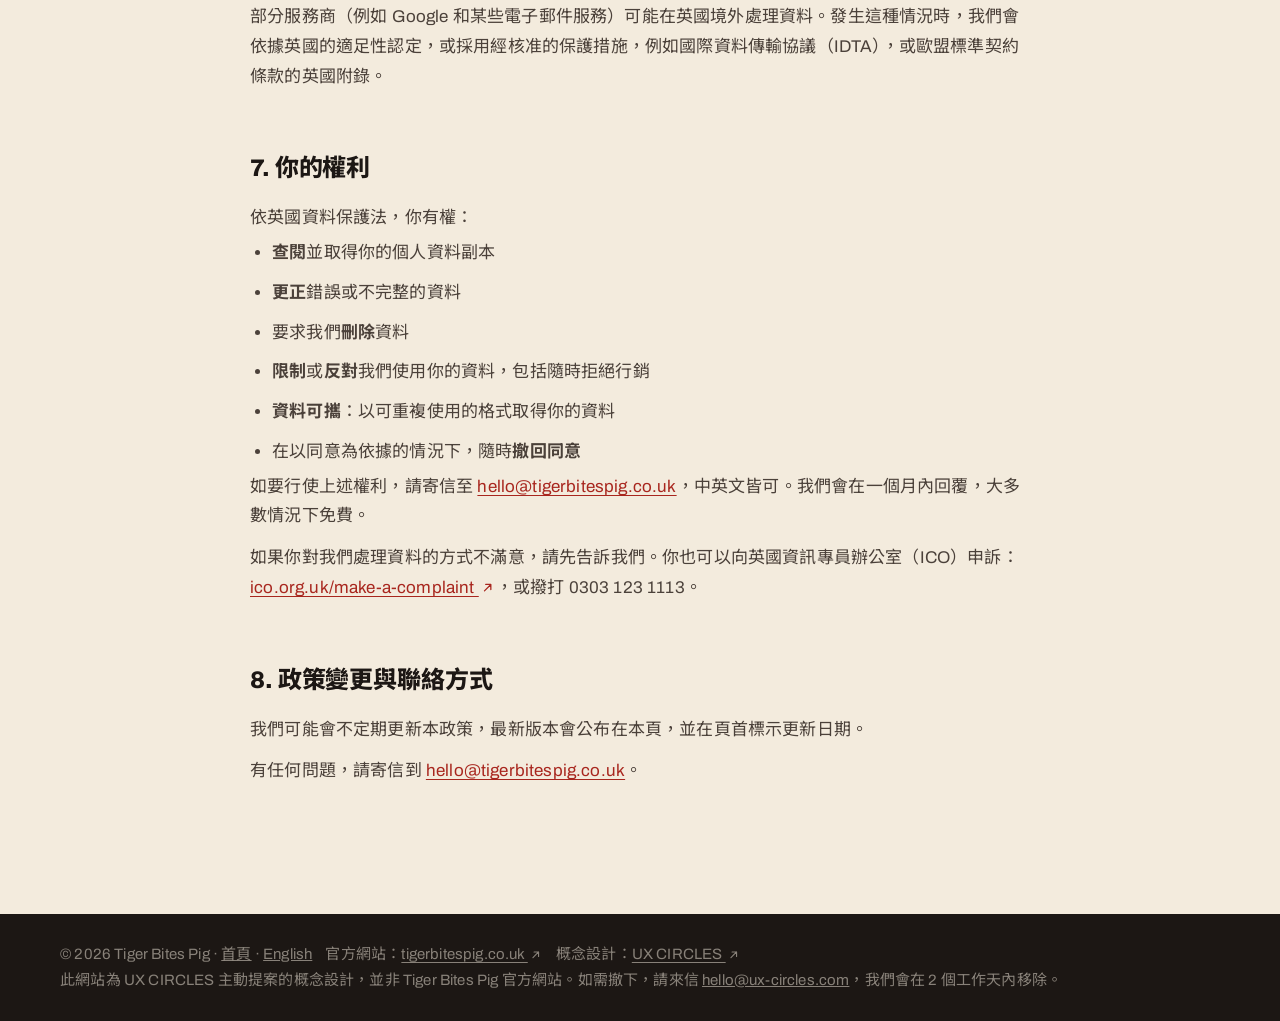
<file: zh/privacy.html>
<!doctype html>
<html lang="zh-Hant">
<head>
  <meta charset="utf-8">
  <meta name="viewport" content="width=device-width, initial-scale=1">
  <title>隱私權政策 · Tiger Bites Pig 虎咬豬</title>
  <meta name="description" content="Tiger Bites Pig 如何蒐集、使用與保護你的個人資料。">
  <meta name="robots" content="noindex, nofollow">
  <meta name="theme-color" content="#F3EBDD">
  <link rel="canonical" href="https://uxcircles.github.io/tigerbitespig/zh/privacy.html">
  <link rel="alternate" hreflang="en-GB" href="https://uxcircles.github.io/tigerbitespig/privacy.html">
  <link rel="alternate" hreflang="zh-Hant" href="https://uxcircles.github.io/tigerbitespig/zh/privacy.html">
  <link rel="icon" href="../favicon.ico" sizes="any">
  <link rel="icon" type="image/png" sizes="32x32" href="../favicon-32.png">
  <link rel="apple-touch-icon" href="../apple-touch-icon.png">
  <link rel="preconnect" href="https://fonts.googleapis.com">
  <link rel="preconnect" href="https://fonts.gstatic.com" crossorigin>
  <link href="https://fonts.googleapis.com/css2?family=Archivo:wdth,wght@62..125,400..900&family=JetBrains+Mono:wght@400;600&family=Noto+Sans+TC:wght@400;500;700&family=Noto+Serif+TC:wght@700;900&display=swap" rel="stylesheet">
  <link rel="stylesheet" href="../styles.css?v=10">
</head>
<body class="book-page">
  <svg class="sprite" aria-hidden="true" focusable="false" style="position:absolute;width:0;height:0;overflow:hidden">
    <symbol id="i-ext" viewBox="0 0 24 24"><path d="M7 17 17 7M9 7h8v8"/></symbol>
    <symbol id="i-left" viewBox="0 0 24 24"><path d="M19 12H5M11 6l-6 6 6 6"/></symbol>
    <symbol id="i-right" viewBox="0 0 24 24"><path d="M5 12h14M13 6l6 6-6 6"/></symbol>
    <symbol id="i-spark" viewBox="0 0 24 24"><path class="fill" d="M12 2.5c.7 5.1 3.6 8 8.5 9.5-4.9 1.5-7.8 4.4-8.5 9.5-.7-5.1-3.6-8-8.5-9.5 4.9-1.5 7.8-4.4 8.5-9.5Z"/></symbol>
  </svg>
  <header class="site-header is-solid">
    <div class="concept-bar" role="note">
      <div class="wrap concept-inner">
        <p><span class="concept-tag">概念</span><span class="concept-long">概念設計展示，非 <a href="https://tigerbitespig.co.uk/" target="_blank" rel="noopener">Tiger Bites Pig 官方網站</a>。</span><span class="concept-short">概念設計展示。</span></p>
        <a href="https://ux-circles.com/restaurants" target="_blank" rel="noopener"><span class="concept-by">設計：</span><strong>UX CIRCLES</strong> <svg class="icon icon-ext" aria-hidden="true"><use href="#i-ext"/></svg></a>
      </div>
    </div>
    <div class="wrap header-inner">
      <a class="brand" href="./" aria-label="Tiger Bites Pig 虎咬豬 首頁">
        <img src="../assets/img/logo.webp" alt="" width="52" height="52">
        <span class="brand-word">Tiger Bites Pig</span>
      </a>
      <a class="back-link" href="./"><svg class="icon icon-left" aria-hidden="true"><use href="#i-left"/></svg> 回首頁</a>
    </div>
  </header>

  <main class="section legal">
    <div class="wrap legal-wrap">
      <p class="eyebrow">最後更新：<time datetime="2026-10-19">2026 年 10 月 19 日</time></p>
      <h1 class="h2">隱私權政策</h1>
      <p class="lede">本政策說明你瀏覽我們的網站、訂位、點餐或與我們聯絡時，我們會蒐集哪些個人資料、為什麼蒐集，以及你對這些資料享有的權利。</p>
      <p class="note">本頁為英文版 <a href="../privacy.html" lang="en">Privacy policy</a> 的中文翻譯。兩者如有出入，以英文版為準。</p>

      <nav class="toc" aria-label="目錄">
        <ol>
          <li><a href="#who">我們是誰</a></li>
          <li><a href="#collect">蒐集哪些資料、用途為何</a></li>
          <li><a href="#partners">合作的服務</a></li>
          <li><a href="#website">網站與 Cookie</a></li>
          <li><a href="#keep">保存期限</a></li>
          <li><a href="#transfers">跨境傳輸</a></li>
          <li><a href="#rights">你的權利</a></li>
          <li><a href="#changes">政策變更與聯絡方式</a></li>
        </ol>
      </nav>

      <section id="who">
        <h2>1. 我們是誰</h2>
        <p>Tiger Bites Pig 由 <mark>［法律主體名稱，例如「Tiger Bites Pig Ltd」］</mark>經營，<mark>［公司註冊號碼（如為有限公司）］</mark>，註冊地址為 <mark>［註冊地址］</mark>。對於本政策所述的個人資料，我們是資料控制者（data controller）。</p>
        <p>隱私相關問題請寄信至 <a href="mailto:hello@tigerbitespig.co.uk">hello@tigerbitespig.co.uk</a>、致電 <a href="tel:+447378273919">07378 273919</a>，或郵寄至 30 Church St, Birmingham B3 2NP。</p>
        <p class="note">英國資訊專員辦公室（ICO）登記號碼：<mark>［ZA…］</mark>。大多數處理個人資料的英國企業都須向 ICO 繳交資料保護費。</p>
      </section>

      <section id="collect">
        <h2>2. 蒐集哪些資料、用途為何</h2>
        <div class="table-scroll">
          <table class="legal-table">
            <thead><tr><th>情境</th><th>蒐集的資料</th><th>用途</th><th>法律依據（UK GDPR）</th></tr></thead>
            <tbody>
              <tr>
                <td>線上訂位</td>
                <td>姓名、電子郵件、電話、日期、時間、人數，以及你填寫的備註。每人 £10 預授權所需的卡片資料由訂位平台的金流服務商處理，我們不會看到或保存完整卡號。</td>
                <td>管理訂位、與你聯絡訂位事宜、執行未到場規定</td>
                <td>履行契約，第 6(1)(b) 條</td>
              </tr>
              <tr>
                <td>告知過敏或飲食需求</td>
                <td>過敏與飲食資訊，可能屬於健康資料</td>
                <td>為你準備安全的餐點</td>
                <td>你的明確同意，第 9(2)(a) 條，以及我們依法負有的食品安全義務</td>
              </tr>
              <tr>
                <td>寄信、來電或私訊（含外燴與多人聚餐詢問）</td>
                <td>姓名、聯絡方式、公司（如有提供）、活動細節，以及你告訴我們的其他內容</td>
                <td>回覆詢問；外燴則用於報價及提供服務</td>
                <td>正當利益，第 6(1)(f) 條；或締約前的必要步驟，第 6(1)(b) 條</td>
              </tr>
              <tr>
                <td>訂閱電子報</td>
                <td>電子郵件、姓名（如有提供），以及你是否開啟我們的郵件</td>
                <td>寄送新菜色、活動與優惠消息</td>
                <td>同意，第 6(1)(a) 條。每封郵件都附有取消訂閱連結，隨時可以退訂。</td>
              </tr>
              <tr>
                <td>店內刷卡付款</td>
                <td>刷卡由刷卡機服務商處理，我們只會收到交易紀錄，不會取得完整卡片資料。</td>
                <td>收款與記帳</td>
                <td>履行契約，以及依法保存財務紀錄的義務</td>
              </tr>
              <tr>
                <td>到店用餐 <mark>［僅在有裝設監視器時保留此列］</mark></td>
                <td>監視器影像</td>
                <td>保障員工、客人與店面安全</td>
                <td>正當利益，第 6(1)(f) 條</td>
              </tr>
            </tbody>
          </table>
        </div>
        <p>我們不會出售你的個人資料，也不會用它來做自動化決策。</p>
      </section>

      <section id="partners">
        <h2>3. 合作的服務</h2>
        <p>部分服務由其他公司提供。代表我們處理資料的「受託處理者」（processor），只能為了替我們提供該項服務而使用你的資料：</p>
        <ul class="legal-list">
          <li><strong>DesignMyNight</strong>（Access Group）：線上訂位與信用卡預授權</li>
          <li><strong>Brevo</strong>：電子報訂閱與寄送</li>
          <li><strong>我們的電子郵件服務商</strong> <mark>［例如 Google Workspace／Microsoft 365］</mark>：處理來信詢問</li>
          <li><strong>我們的會計師與刷卡服務商</strong> <mark>［名稱］</mark></li>
        </ul>
        <p>以下服務由<strong>獨立的資料控制者</strong>經營。你使用這些服務時，適用它們各自的隱私權政策：</p>
        <ul class="legal-list">
          <li><strong>Deliveroo</strong>：外送訂單</li>
          <li><strong>Good Eats</strong>：線上點餐自取</li>
          <li><strong>GiftPro</strong>：禮券</li>
          <li><strong>Saint Paul’s Market</strong>：市集攤位的點餐與付款透過市集自己的 QR code 系統</li>
          <li><strong>Instagram、TikTok、Facebook</strong>：當你在這些平台追蹤我們或傳訊息給我們時</li>
        </ul>
        <p>在法律要求時，我們也可能提供資料，例如提供給環境衛生稽查人員或警方。</p>
      </section>

      <section id="website">
        <h2>4. 網站與 Cookie</h2>
        <p>我們自己的網站不使用任何分析、廣告或追蹤 Cookie，所以沒有顯示 Cookie 橫幅。</p>
        <ul class="legal-list">
          <li><strong>主機：</strong>我們的網站主機 <mark>［例如 Netlify／Cloudflare／Vercel］</mark>會短期保存標準伺服器紀錄，包括 IP 位址、瀏覽器類型和瀏覽的頁面，用於資安維護。</li>
          <li><strong>字型：</strong>網站字型由 Google Fonts 提供。你的瀏覽器會連線到 Google 的伺服器，Google 因此會收到你的 IP 位址。</li>
          <li><strong>訂位頁：</strong><a href="book.html">訂位頁</a>上的 DesignMyNight 訂位表單由 DesignMyNight 載入，可能會設定完成訂位所需的 Cookie。詳情請見 DesignMyNight 的 Cookie 政策。</li>
        </ul>
        <p>日後若加入分析或行銷工具，我們會先徵求你的同意，並更新本政策。</p>
      </section>

      <section id="keep">
        <h2>5. 保存期限</h2>
        <ul class="legal-list">
          <li><strong>訂位紀錄：</strong>用餐後保存 <mark>［最長 2 年］</mark></li>
          <li><strong>訂位中的過敏備註：</strong>隨訂位紀錄一併刪除</li>
          <li><strong>詢問與外燴往來信件：</strong>最後一次聯絡後保存 <mark>［最長 2 年］</mark></li>
          <li><strong>財務紀錄：</strong>依英國稅務海關總署（HMRC）規定保存 6 年</li>
          <li><strong>電子報：</strong>保存至你取消訂閱為止</li>
          <li><strong>監視器影像：</strong>保存 <mark>［30 天］</mark>，除非因事件調查需要</li>
        </ul>
      </section>

      <section id="transfers">
        <h2>6. 跨境傳輸</h2>
        <p>部分服務商（例如 Google 和某些電子郵件服務）可能在英國境外處理資料。發生這種情況時，我們會依據英國的適足性認定，或採用經核准的保護措施，例如國際資料傳輸協議（IDTA），或歐盟標準契約條款的英國附錄。</p>
      </section>

      <section id="rights">
        <h2>7. 你的權利</h2>
        <p>依英國資料保護法，你有權：</p>
        <ul class="legal-list">
          <li><strong>查閱</strong>並取得你的個人資料副本</li>
          <li><strong>更正</strong>錯誤或不完整的資料</li>
          <li>要求我們<strong>刪除</strong>資料</li>
          <li><strong>限制</strong>或<strong>反對</strong>我們使用你的資料，包括隨時拒絕行銷</li>
          <li><strong>資料可攜</strong>：以可重複使用的格式取得你的資料</li>
          <li>在以同意為依據的情況下，隨時<strong>撤回同意</strong></li>
        </ul>
        <p>如要行使上述權利，請寄信至 <a href="mailto:hello@tigerbitespig.co.uk">hello@tigerbitespig.co.uk</a>，中英文皆可。我們會在一個月內回覆，大多數情況下免費。</p>
        <p>如果你對我們處理資料的方式不滿意，請先告訴我們。你也可以向英國資訊專員辦公室（ICO）申訴：<a href="https://ico.org.uk/make-a-complaint/" target="_blank" rel="noopener">ico.org.uk/make-a-complaint <svg class="icon icon-ext" aria-hidden="true"><use href="#i-ext"/></svg></a>，或撥打 0303 123 1113。</p>
      </section>

      <section id="changes">
        <h2>8. 政策變更與聯絡方式</h2>
        <p>我們可能會不定期更新本政策，最新版本會公布在本頁，並在頁首標示更新日期。</p>
        <p>有任何問題，請寄信到 <a href="mailto:hello@tigerbitespig.co.uk">hello@tigerbitespig.co.uk</a>。</p>
      </section>
    </div>
  </main>

  <footer class="footer footer-slim">
    <div class="wrap footer-base">
      <p>© 2026 Tiger Bites Pig · <a href="./">首頁</a> · <a href="../privacy.html" lang="en">English</a> <span class="credit">官方網站：<a href="https://tigerbitespig.co.uk/" target="_blank" rel="noopener">tigerbitespig.co.uk <svg class="icon icon-ext" aria-hidden="true"><use href="#i-ext"/></svg></a></span> <span class="credit">概念設計：<a href="https://ux-circles.com/restaurants" target="_blank" rel="noopener">UX CIRCLES <svg class="icon icon-ext" aria-hidden="true"><use href="#i-ext"/></svg></a></span></p>
      <p data-takedown style="flex-basis: 100%; margin: 0;">此網站為 UX CIRCLES 主動提案的概念設計，並非 Tiger Bites Pig 官方網站。如需撤下，請來信 <a href="mailto:hello@ux-circles.com">hello@ux-circles.com</a>，我們會在 2 個工作天內移除。</p>
    </div>
  </footer>
</body>
</html>
</file>
<file: styles.css>
/* ==========================================================
   Tiger Bites Pig — styles
   Palette: rice-paper cream, lacquer red, soy ink.
   ========================================================== */

:root {
  --paper: #F3EBDD;
  --paper-2: #EAE0CD;
  --paper-3: #E0D3BB;
  --ink: #1C1714;
  --ink-2: #4B413A;
  --ink-3: #7A6D62;
  --red: #A8261E;
  --red-hot: #C2301F;
  --red-deep: #5E140F;
  --jade: #2F6B57;
  --amber: #9A6A16;
  --line: rgba(28, 23, 20, .14);
  --line-light: rgba(243, 235, 221, .22);

  --f-display: "Archivo", "Helvetica Neue", Arial, sans-serif;
  --f-body: "Archivo", "Helvetica Neue", Arial, sans-serif;
  --f-mono: "JetBrains Mono", ui-monospace, Menlo, monospace;
  --f-cjk: "Noto Serif TC", "Songti TC", serif;

  --wrap: 1240px;
  --gutter: clamp(16px, 4vw, 40px);
  --radius: 18px;
  --header-h: 76px;
  --bar-h: 34px;
  --ease: cubic-bezier(.2, .7, .1, 1);
  --i-chev: url("data:image/svg+xml,%3Csvg xmlns='http://www.w3.org/2000/svg' viewBox='0 0 24 24' fill='none' stroke='%23000' stroke-width='2' stroke-linecap='round' stroke-linejoin='round'%3E%3Cpath d='m6 9 6 6 6-6'/%3E%3C/svg%3E");
  --i-check: url("data:image/svg+xml,%3Csvg xmlns='http://www.w3.org/2000/svg' viewBox='0 0 24 24' fill='none' stroke='%23000' stroke-width='2' stroke-linecap='round' stroke-linejoin='round'%3E%3Cpath d='M5 12.5l4.5 4.5L19 7.5'/%3E%3C/svg%3E");
  --i-plus: url("data:image/svg+xml,%3Csvg xmlns='http://www.w3.org/2000/svg' viewBox='0 0 24 24' fill='none' stroke='%231C1714' stroke-width='2' stroke-linecap='round' stroke-linejoin='round'%3E%3Cpath d='M12 5v14M5 12h14'/%3E%3C/svg%3E");
  --i-plus-light: url("data:image/svg+xml,%3Csvg xmlns='http://www.w3.org/2000/svg' viewBox='0 0 24 24' fill='none' stroke='%23F3EBDD' stroke-width='2' stroke-linecap='round' stroke-linejoin='round'%3E%3Cpath d='M12 5v14M5 12h14'/%3E%3C/svg%3E");
}

*, *::before, *::after { box-sizing: border-box; }
html { scroll-behavior: smooth; scroll-padding-top: calc(var(--header-h) + var(--bar-h) + 12px); -webkit-text-size-adjust: 100%; }
body {
  margin: 0;
  background: var(--paper);
  color: var(--ink);
  font-family: var(--f-body);
  font-size: 17px;
  line-height: 1.6;
  font-variation-settings: "wdth" 100;
  -webkit-font-smoothing: antialiased;
  overflow-x: hidden;
}
img { display: block; max-width: 100%; height: auto; }
a { color: inherit; }
button { font: inherit; color: inherit; cursor: pointer; }
h1, h2, h3, p { margin: 0; }
ul, ol { margin: 0; padding: 0; list-style: none; }

/* subtle paper grain */
body::before {
  content: "";
  position: fixed; inset: 0;
  pointer-events: none; z-index: 100;
  opacity: .035;
  background-image: url("data:image/svg+xml,%3Csvg xmlns='http://www.w3.org/2000/svg' width='160' height='160'%3E%3Cfilter id='n'%3E%3CfeTurbulence type='fractalNoise' baseFrequency='.9' numOctaves='2' stitchTiles='stitch'/%3E%3C/filter%3E%3Crect width='100%25' height='100%25' filter='url(%23n)'/%3E%3C/svg%3E");
}

.wrap { width: 100%; max-width: var(--wrap); margin-inline: auto; padding-inline: var(--gutter); }
.section { padding-block: clamp(72px, 10vw, 140px); }

.skip { position: absolute; left: -999px; top: 8px; z-index: 200; background: var(--ink); color: var(--paper); padding: 8px 14px; border-radius: 8px; }
.skip:focus { left: 8px; }
:focus-visible { outline: 2px solid var(--red); outline-offset: 3px; border-radius: 6px; }

/* ---------- Type ---------- */
.eyebrow {
  font-family: var(--f-mono);
  font-size: 12px;
  letter-spacing: .14em;
  text-transform: uppercase;
  color: var(--red);
  margin-bottom: 18px;
  display: flex; align-items: center; gap: 10px;
}
.eyebrow-light { color: #F2B8A4; }

.h2 {
  font-family: var(--f-display);
  font-weight: 800;
  font-variation-settings: "wdth" 72;
  font-size: clamp(36px, 5.2vw, 68px);
  line-height: .98;
  letter-spacing: -.01em;
  text-transform: uppercase;
  text-wrap: balance;
}
.h2 em { font-style: normal; color: var(--red); text-transform: none; font-variation-settings: "wdth" 100; font-weight: 600; }
.h2-light { color: var(--paper); }
.lede { font-size: clamp(18px, 1.6vw, 21px); line-height: 1.55; color: var(--ink-2); max-width: 56ch; margin-top: 26px; }
.muted { color: var(--ink-3); }
.muted-light { color: rgba(243, 235, 221, .6); }
.small { font-size: 14px; }

/* ---------- Buttons ---------- */
.btn {
  display: inline-flex; align-items: center; justify-content: center; gap: 8px;
  min-height: 50px; padding: 0 26px;
  border-radius: 999px;
  font-weight: 700; font-size: 15px; letter-spacing: .02em;
  text-decoration: none; white-space: nowrap;
  border: 1.5px solid transparent;
  transition: transform .25s var(--ease), background .25s, color .25s, border-color .25s;
}
.btn:hover { transform: translateY(-2px); }
.btn:active { transform: translateY(0); }
.btn-sm { min-height: 42px; padding: 0 20px; font-size: 14px; }
.btn-red { background: var(--red); color: #FFF6EC; }
.btn-red:hover { background: var(--red-hot); }
.btn-ghost-light { color: var(--paper); border-color: rgba(243, 235, 221, .55); backdrop-filter: blur(6px); background: rgba(28, 23, 20, .15); }
.btn-ghost-light:hover { background: var(--paper); color: var(--ink); }
.btn-line { border-color: var(--ink); color: var(--ink); }
.btn-line:hover { background: var(--ink); color: var(--paper); }
.btn-line-light { border-color: rgba(243, 235, 221, .5); color: var(--paper); }
.btn-line-light:hover { background: var(--paper); color: var(--ink); }
.btn-cream { background: var(--paper); color: var(--red-deep); }
.btn-cream:hover { background: #fff; }

/* ---------- Icons ---------- */
.icon {
  width: 1em; height: 1em;
  flex-shrink: 0;
  vertical-align: -0.14em;
  fill: none; stroke: currentColor; stroke-width: 2;
  stroke-linecap: round; stroke-linejoin: round;
  overflow: visible;
}
.icon .fill, .icon-spark { fill: currentColor; stroke: none; }
.icon-ext { width: .9em; height: .9em; margin-left: .1em; }
.round .icon { width: 20px; height: 20px; vertical-align: middle; }
.back-link { display: inline-flex; align-items: center; gap: 8px; }
.marquee i .icon { width: 18px; height: 18px; vertical-align: -3px; }
html:lang(zh-Hant) .hours tr.is-today th::after { content: "今天"; letter-spacing: .04em; }

/* ---------- Tags ---------- */
.tag {
  display: inline-block;
  font-family: var(--f-mono); font-size: 10.5px; font-weight: 600;
  letter-spacing: .04em; line-height: 1;
  padding: 4px 6px 3px;
  border-radius: 5px;
  border: 1px solid currentColor;
  vertical-align: 2px;
  text-decoration: none;
}
.tag-vg { color: var(--jade); }
.tag-gf { color: var(--amber); }
abbr.tag { cursor: help; }

/* ==========================================================
   Header
   ========================================================== */
.site-header {
  position: fixed; inset: 0 0 auto; z-index: 50;
  transition: background .35s, box-shadow .35s, color .35s;
  color: var(--paper);
}
.site-header.is-solid {
  background: rgba(243, 235, 221, .92);
  box-shadow: 0 1px 0 var(--line);
  color: var(--ink);
}
/* Blur lives on a pseudo-element: backdrop-filter on the header itself would
   make it the containing block for the fixed mobile nav and clip it. */
.site-header.is-solid::before {
  content: ""; position: absolute; inset: 0; z-index: -1;
  backdrop-filter: saturate(1.4) blur(14px);
  -webkit-backdrop-filter: saturate(1.4) blur(14px);
}
.header-inner { height: var(--header-h); display: flex; align-items: center; gap: 28px; }
.brand { display: flex; align-items: center; gap: 12px; text-decoration: none; flex-shrink: 0; }
.brand img {
  width: 52px; height: 52px; border-radius: 50%;
  background: var(--paper);
  object-fit: contain; padding: 2px;
  transition: transform .5s var(--ease);
}
.brand:hover img { transform: rotate(-12deg); }
.brand-word {
  font-family: var(--f-display); font-weight: 800;
  font-variation-settings: "wdth" 80;
  text-transform: uppercase; letter-spacing: .02em; font-size: 17px;
}

.nav { margin-left: auto; }
.nav-list { display: flex; align-items: center; gap: 4px; }
.nav-list > li { position: relative; }
.nav-list > li > a, .drop-toggle {
  display: inline-flex; align-items: center; gap: 6px;
  padding: 10px 14px;
  font-size: 15px; font-weight: 600;
  text-decoration: none;
  background: none; border: 0; border-radius: 999px;
  transition: background .2s;
}
.nav-list > li > a:hover, .drop-toggle:hover, .drop-toggle[aria-expanded="true"] { background: rgba(127, 110, 95, .16); }
.chev { width: 14px; height: 14px; background: currentColor; -webkit-mask: var(--i-chev) center / contain no-repeat; mask: var(--i-chev) center / contain no-repeat; transition: transform .25s; }
.drop-toggle[aria-expanded="true"] .chev { transform: rotate(180deg); }
.nav-mobile-only { display: none; }

.drop {
  position: absolute; top: calc(100% + 10px); left: -8px;
  min-width: 300px;
  padding: 8px;
  background: #FBF6EE;
  color: var(--ink);
  border-radius: 16px;
  box-shadow: 0 24px 60px -20px rgba(28, 23, 20, .35), 0 0 0 1px var(--line);
  opacity: 0; visibility: hidden; transform: translateY(-6px);
  transition: opacity .2s, transform .25s var(--ease), visibility 0s .25s;
}
.has-drop.is-open .drop { opacity: 1; visibility: visible; transform: none; transition: opacity .2s, transform .25s var(--ease); }
.drop a { display: block; padding: 12px 14px; border-radius: 10px; text-decoration: none; }
.drop a:hover { background: var(--paper-2); }
.drop strong { display: block; font-size: 15px; }
.drop span { display: block; font-size: 13.5px; color: var(--ink-3); }
.drop strong .ext, .ext { display: inline; color: var(--red); font-weight: 700; }

.header-actions { display: flex; align-items: center; gap: 10px; }
.lang-switch {
  display: inline-grid; place-items: center;
  min-width: 42px; height: 42px; padding: 0 10px;
  border-radius: 999px; border: 1px solid currentColor;
  font-family: var(--f-cjk), sans-serif; font-weight: 700; font-size: 14px;
  text-decoration: none; opacity: .85;
  transition: opacity .2s, background .2s;
}
.lang-switch:hover { opacity: 1; background: rgba(127, 110, 95, .16); }
.loc-alt .loc-facts dt { color: rgba(243,235,221,.55); }
.loc-alt .loc-facts { grid-template-columns: 1fr 1.25fr; }
.loc-alt .loc-facts dd { white-space: nowrap; }

.burger { display: none; width: 44px; height: 44px; border: 0; background: none; position: relative; border-radius: 50%; }
.burger span { position: absolute; left: 12px; right: 12px; height: 2px; background: currentColor; transition: transform .3s var(--ease), top .3s var(--ease); }
.burger span:nth-child(1) { top: 17px; }
.burger span:nth-child(2) { top: 25px; }
.burger[aria-expanded="true"] span:nth-child(1) { top: 21px; transform: rotate(45deg); }
.burger[aria-expanded="true"] span:nth-child(2) { top: 21px; transform: rotate(-45deg); }

/* ---------- Concept / credit bar ---------- */
.concept-bar {
  height: var(--bar-h);
  background: var(--ink);
  color: rgba(243, 235, 221, .82);
  font-size: 12.5px;
  border-bottom: 1px solid rgba(243, 235, 221, .08);
}
.concept-inner { height: 100%; display: flex; align-items: center; justify-content: space-between; gap: 16px; }
.concept-inner p { display: flex; align-items: center; gap: 10px; min-width: 0; white-space: nowrap; overflow: hidden; text-overflow: ellipsis; }
.concept-tag {
  flex-shrink: 0;
  font-family: var(--f-mono); font-size: 10px; font-weight: 600; letter-spacing: .12em; text-transform: uppercase;
  color: var(--ink); background: #F2B8A4;
  padding: 3px 7px 2px; border-radius: 4px;
}
.concept-short { display: none; }
.concept-inner a { flex-shrink: 0; color: var(--paper); text-decoration: none; letter-spacing: .02em; }
.concept-inner a strong { letter-spacing: .06em; }
.concept-inner a:hover { color: #F2B8A4; }
.concept-inner .concept-long a {
  flex-shrink: 1; color: inherit; letter-spacing: 0;
  text-decoration: underline; text-underline-offset: 3px; text-decoration-color: rgba(243, 235, 221, .4);
}
.concept-inner .concept-long a:hover { color: #F2B8A4; text-decoration-color: currentColor; }
/* Phones: the CONCEPT tag already says it; keep just tag + credit */
@media (max-width: 760px) {
  .concept-long { display: none; }
}
.credit { display: inline-block; margin-left: 10px; }
.credit a { color: rgba(243, 235, 221, .8); text-underline-offset: 3px; }
.credit a:hover { color: #F2B8A4; }
@media (max-width: 640px) {
  .credit { display: block; margin: 6px 0 0; }
}


/* ==========================================================
   Hero
   ========================================================== */
.hero {
  position: relative;
  min-height: min(100svh, 980px);
  display: flex; align-items: flex-end;
  color: var(--paper);
  overflow: hidden;
  background: var(--ink);
}
.hero-img {
  position: absolute; inset: 0;
  width: 100%; height: 100%;
  object-fit: cover;
  transform: scale(1.06);
  animation: heroIn 1.8s var(--ease) forwards;
}
@keyframes heroIn { to { transform: scale(1); } }
.hero-shade {
  position: absolute; inset: 0;
  background:
    linear-gradient(180deg, rgba(20,14,11,.55) 0%, rgba(20,14,11,0) 28%),
    linear-gradient(0deg, rgba(20,14,11,.92) 0%, rgba(20,14,11,.55) 38%, rgba(20,14,11,0) 70%),
    linear-gradient(90deg, rgba(20,14,11,.45) 0%, rgba(20,14,11,0) 60%);
}
.hero-inner { position: relative; padding-top: calc(140px + var(--bar-h)); padding-bottom: clamp(48px, 8vw, 96px); }
.status {
  display: inline-flex; align-items: center; gap: 10px;
  font-family: var(--f-mono); font-size: 13px; letter-spacing: .04em;
  padding: 8px 14px 8px 12px;
  border-radius: 999px;
  background: rgba(243, 235, 221, .12);
  border: 1px solid rgba(243, 235, 221, .25);
  backdrop-filter: blur(8px);
  margin-bottom: 28px;
}
.status .dot { width: 8px; height: 8px; border-radius: 50%; background: #BFB3A6; }
.status.is-open .dot { background: #5BD18C; box-shadow: 0 0 0 0 rgba(91, 209, 140, .6); animation: pulse 2.2s infinite; }
.status.is-closed .dot { background: #E2806E; }
@keyframes pulse { 70% { box-shadow: 0 0 0 9px rgba(91, 209, 140, 0); } 100% { box-shadow: 0 0 0 0 rgba(91, 209, 140, 0); } }

.hero-title {
  font-family: var(--f-display);
  font-weight: 900;
  font-variation-settings: "wdth" 66;
  font-size: clamp(72px, 13.5vw, 196px);
  line-height: .84;
  letter-spacing: -.02em;
  text-transform: uppercase;
}
.hero-sub { max-width: 48ch; margin-top: 28px; font-size: clamp(16px, 1.5vw, 19px); color: rgba(243, 235, 221, .86); }
.hero-ctas { display: flex; flex-wrap: wrap; gap: 12px; margin-top: 34px; }
.hero-cjk {
  position: absolute; right: var(--gutter); top: 50%;
  transform: translateY(-46%);
  writing-mode: vertical-rl;
  font-family: var(--f-cjk); font-weight: 900;
  font-size: clamp(64px, 11vw, 168px);
  line-height: 1;
  color: transparent;
  -webkit-text-stroke: 1.5px rgba(243, 235, 221, .55);
  letter-spacing: .06em;
  white-space: nowrap;
  pointer-events: none;
}

/* ---------- Marquee ---------- */
.marquee { background: var(--red); color: #FFF2E6; overflow: hidden; border-block: 1px solid var(--red-deep); }
.marquee-track { display: flex; align-items: center; gap: 28px; width: max-content; padding: 16px 0; animation: marquee 38s linear infinite; }
.marquee span { font-family: var(--f-display); font-weight: 800; font-variation-settings: "wdth" 75; text-transform: uppercase; font-size: 20px; letter-spacing: .02em; white-space: nowrap; }
.marquee i { font-style: normal; opacity: .6; }
@keyframes marquee { to { transform: translateX(-50%); } }

/* ==========================================================
   Story
   ========================================================== */
.story-grid { display: grid; grid-template-columns: 5fr 7fr; gap: clamp(40px, 7vw, 110px); align-items: start; }
.story-fig { position: sticky; top: calc(var(--header-h) + var(--bar-h) + 32px); margin: 0; }
.story-fig img { width: 100%; aspect-ratio: 3/4; object-fit: cover; border-radius: var(--radius); background: var(--paper-3); }
.story-fig figcaption { font-family: var(--f-mono); font-size: 12px; letter-spacing: .08em; text-transform: uppercase; color: var(--ink-3); margin-top: 14px; }
.story-copy .h2 { font-size: clamp(32px, 4.2vw, 56px); }

.pillars { margin-top: 56px; border-top: 1px solid var(--line); }
.pillars li { display: grid; grid-template-columns: 64px 1fr; column-gap: 20px; padding: 28px 0; border-bottom: 1px solid var(--line); }
.pillars .num { grid-row: span 2; font-family: var(--f-mono); font-size: 13px; color: var(--red); padding-top: 6px; }
.pillars h3 { font-size: 21px; font-weight: 700; letter-spacing: -.005em; }
.pillars p { color: var(--ink-2); margin-top: 6px; max-width: 52ch; }

/* ==========================================================
   Signature rail
   ========================================================== */
.signatures { background: var(--paper-2); padding-bottom: clamp(56px, 8vw, 110px); }
.sig-head { display: flex; justify-content: space-between; align-items: flex-end; gap: 24px; margin-bottom: 44px; }
.rail-ctrl { display: flex; gap: 10px; }
.round {
  width: 52px; height: 52px; border-radius: 50%;
  border: 1.5px solid var(--ink); background: transparent;
  font-size: 18px;
  transition: background .2s, color .2s, opacity .2s;
}
.round:hover { background: var(--ink); color: var(--paper); }
.round:disabled { opacity: .3; pointer-events: none; }

.rail {
  display: grid; grid-auto-flow: column;
  grid-auto-columns: clamp(250px, 26vw, 330px);
  gap: 22px;
  overflow-x: auto;
  scroll-snap-type: x mandatory;
  scroll-padding-inline: max(var(--gutter), calc((100vw - var(--wrap)) / 2 + var(--gutter)));
  padding-inline: max(var(--gutter), calc((100vw - var(--wrap)) / 2 + var(--gutter)));
  padding-bottom: 12px;
  scrollbar-width: none;
}
.rail::-webkit-scrollbar { display: none; }
.dish { scroll-snap-align: start; }
.dish-img { aspect-ratio: 1; border-radius: var(--radius); overflow: hidden; background: var(--paper-3); }
.dish-img img { width: 100%; height: 100%; object-fit: cover; transition: transform .8s var(--ease); }
.dish:hover .dish-img img { transform: scale(1.05); }
.dish-meta { display: flex; justify-content: space-between; align-items: baseline; gap: 12px; margin-top: 18px; }
.dish h3 { font-size: 18px; font-weight: 700; line-height: 1.25; }
.dish p { font-size: 14.5px; color: var(--ink-3); margin-top: 6px; line-height: 1.5; }
.price { font-family: var(--f-mono); font-size: 14px; font-weight: 600; white-space: nowrap; color: var(--ink); }

/* ==========================================================
   Menu
   ========================================================== */
.menu-head { display: flex; justify-content: space-between; align-items: flex-end; gap: 32px; flex-wrap: wrap; margin-bottom: 40px; }
.menu-head .muted { margin-top: 18px; max-width: 46ch; }
.filters { display: flex; gap: 8px; flex-wrap: wrap; }
.chip {
  display: inline-flex; align-items: center; gap: 8px;
  min-height: 40px; padding: 0 16px;
  border-radius: 999px; border: 1px solid var(--line);
  background: transparent; font-size: 14px; font-weight: 600;
  transition: background .2s, border-color .2s, color .2s;
}
.chip:hover { border-color: var(--ink); }
.chip.is-on { background: var(--ink); color: var(--paper); border-color: var(--ink); }
.chip.is-on .tag { color: var(--paper); }

.tabs {
  display: flex; gap: 6px;
  overflow-x: auto; overflow-y: hidden; scrollbar-width: none;
  overscroll-behavior-x: contain;
  border-bottom: 1px solid var(--line);
  margin-bottom: 36px;
}
.tabs::-webkit-scrollbar { display: none; }
.tabs [role="tab"] {
  position: relative;
  flex-shrink: 0;
  padding: 16px 18px;
  background: none; border: 0;
  font-family: var(--f-display); font-weight: 800;
  font-variation-settings: "wdth" 78;
  text-transform: uppercase; font-size: 17px; letter-spacing: .02em;
  color: var(--ink-3);
  transition: color .2s;
}
.tabs [role="tab"]:hover { color: var(--ink); }
.tabs [role="tab"][aria-selected="true"] { color: var(--red); }
.tabs [role="tab"][aria-selected="true"]::after { content: ""; position: absolute; left: 18px; right: 18px; bottom: 0; height: 3px; background: var(--red); border-radius: 3px 3px 0 0; }

.panel { animation: fade .45s var(--ease); }
@keyframes fade { from { opacity: 0; transform: translateY(8px); } }
.panel-intro { display: flex; align-items: baseline; gap: 20px; flex-wrap: wrap; margin-bottom: 18px; }
.panel-price { font-family: var(--f-mono); font-size: 15px; font-weight: 600; color: var(--red); }
.panel-price span { color: var(--ink-3); font-weight: 400; margin-right: 6px; }
.group-title { font-size: 14px; font-family: var(--f-mono); font-weight: 600; letter-spacing: .1em; text-transform: uppercase; margin: 40px 0 6px; color: var(--ink); }
.group-title .muted { margin-left: 8px; text-transform: none; letter-spacing: 0; font-weight: 400; font-family: var(--f-body); }
.panel > .group-title:first-child { margin-top: 0; }

.items { display: grid; grid-template-columns: repeat(2, 1fr); column-gap: clamp(32px, 5vw, 72px); }
.item { padding: 20px 0; border-bottom: 1px solid rgba(28, 23, 20, .08); transition: opacity .25s; }
.item[hidden] { display: none; }
.item-row { display: flex; align-items: baseline; gap: 14px; }
.item-row h3 { font-size: 18px; font-weight: 700; line-height: 1.3; }
.item-row::after { content: ""; flex: 1; order: 1; min-width: 20px; }
.item-row .price { order: 2; }
.item-row:not(:has(.price))::after { display: none; }
.item p { color: var(--ink-2); font-size: 15px; margin-top: 4px; max-width: 48ch; }
.addons { display: flex; flex-wrap: wrap; gap: 10px; margin-top: 24px; }
.addons span { font-size: 14px; padding: 8px 14px; border-radius: 999px; background: var(--paper-2); }
.addons b { font-family: var(--f-mono); }
.drinks { display: grid; grid-template-columns: repeat(3, 1fr); gap: clamp(28px, 4vw, 56px); }
.drinks .items { grid-template-columns: 1fr; }
.drinks .group-title { margin-top: 0; }
.empty { padding: 40px; text-align: center; border: 1px solid var(--line); border-radius: var(--radius); color: var(--ink-3); margin-top: 8px; }

.menu-foot { display: grid; grid-template-columns: 1fr 1.3fr; gap: 24px; margin-top: 64px; }
.set-card {
  position: relative; overflow: hidden;
  background: var(--red); color: #FFF2E6;
  border-radius: var(--radius); padding: 36px;
}
.set-card::after {
  content: "虎"; position: absolute; right: -10px; bottom: -40px;
  font-family: var(--f-cjk); font-weight: 900; font-size: 200px; line-height: 1;
  color: rgba(255, 242, 230, .09);
}
.set-price { font-family: var(--f-display); font-weight: 900; font-variation-settings: "wdth" 70; font-size: 64px; line-height: 1; margin-bottom: 12px; }
.link-light { display: inline-block; margin-top: 20px; color: #FFF2E6; font-weight: 700; text-underline-offset: 4px; }
.pdfs { border: 1px solid var(--line); border-radius: var(--radius); padding: 36px; }
.pdfs ul { border-top: 1px solid var(--line); }
.pdfs li a { display: flex; justify-content: space-between; padding: 14px 0; border-bottom: 1px solid var(--line); text-decoration: none; font-weight: 600; transition: color .2s, padding .3s var(--ease); }
.pdfs li a:hover { color: var(--red); padding-left: 6px; }
.pdfs li a span { font-family: var(--f-mono); font-size: 12px; font-weight: 400; color: var(--ink-3); }
.legend { display: flex; flex-wrap: wrap; align-items: center; gap: 6px 10px; margin-top: 22px; font-size: 13px; color: var(--ink-3); }

/* ==========================================================
   Locations
   ========================================================== */
.locations { background: var(--paper-2); }
.loc-grid { display: grid; grid-template-columns: 1.25fr 1fr; gap: 24px; margin-top: 48px; }
.loc {
  display: flex; flex-direction: column; gap: 32px;
  padding: clamp(28px, 4vw, 48px);
  border-radius: calc(var(--radius) + 6px);
  background: #FBF6EE;
  box-shadow: 0 0 0 1px var(--line);
}
.loc-alt { background: var(--ink); color: var(--paper); box-shadow: none; position: relative; overflow: hidden; }
.loc-kicker { font-family: var(--f-mono); font-size: 12px; letter-spacing: .1em; text-transform: uppercase; color: var(--red); }
.loc-alt .loc-kicker { color: #F2B8A4; }
.loc-name { font-family: var(--f-display); font-weight: 900; font-variation-settings: "wdth" 70; text-transform: uppercase; font-size: clamp(40px, 4.6vw, 60px); line-height: .95; margin: 10px 0 14px; }
.loc-desc { color: var(--ink-2); max-width: 44ch; }
.loc-alt .loc-desc { color: rgba(243,235,221,.78); }
.loc-facts { display: grid; grid-template-columns: 1fr 1fr; gap: 24px 32px; margin: 0; }
.loc-facts .span-2 { grid-column: span 2; }
.loc-facts dt { font-family: var(--f-mono); font-size: 11.5px; letter-spacing: .1em; text-transform: uppercase; color: var(--ink-3); margin-bottom: 6px; }
.loc-facts dd { margin: 0; }
.loc-facts a { text-underline-offset: 3px; }
.hours { width: 100%; border-collapse: collapse; font-size: 15px; margin-bottom: 10px; }
.hours th, .hours td { padding: 7px 0; border-bottom: 1px solid var(--line); text-align: left; font-weight: 400; }
.hours td { text-align: right; font-family: var(--f-mono); font-size: 14px; }
.hours tr.is-today th, .hours tr.is-today td { font-weight: 700; color: var(--red); }
.hours tr.is-today th::after { content: "Today"; font-family: var(--f-mono); font-size: 10px; letter-spacing: .08em; text-transform: uppercase; margin-left: 10px; padding: 2px 6px; border-radius: 4px; background: var(--red); color: #fff; vertical-align: 2px; }
.loc-ctas { display: flex; gap: 10px; flex-wrap: wrap; margin-top: auto; }
.steps { display: grid; gap: 12px; }
.steps li { display: flex; align-items: center; gap: 16px; font-size: 17px; font-weight: 600; }
.steps span { flex-shrink: 0; width: 36px; height: 36px; border-radius: 50%; display: grid; place-items: center; border: 1px solid rgba(243,235,221,.35); font-family: var(--f-mono); font-size: 13px; }

/* ==========================================================
   Catering
   ========================================================== */
.catering {
  background: var(--red-deep);
  color: var(--paper);
  padding-block: clamp(72px, 10vw, 140px);
  position: relative; overflow: hidden;
}
.catering::before {
  content: ""; position: absolute; inset: 0;
  background: radial-gradient(ellipse 60% 80% at 100% 0%, rgba(194, 48, 31, .55), transparent 70%);
}
.cat-grid { position: relative; display: grid; grid-template-columns: 1fr 1fr; gap: clamp(40px, 6vw, 96px); align-items: start; }
.cat-copy > p { font-size: 18px; color: rgba(243,235,221,.86); max-width: 52ch; }
.ticks { margin: 28px 0 36px; border-top: 1px solid var(--line-light); }
.ticks li { position: relative; padding: 14px 0 14px 34px; border-bottom: 1px solid var(--line-light); }
.ticks li::before { content: ""; position: absolute; left: 0; top: 17px; width: 18px; height: 18px; background: #F2B8A4; -webkit-mask: var(--i-check) center / contain no-repeat; mask: var(--i-check) center / contain no-repeat; }

/* ==========================================================
   FAQ
   ========================================================== */
.faq-grid { display: grid; grid-template-columns: 1fr 1.5fr; gap: clamp(40px, 6vw, 96px); }
.faq-grid > div:first-child .muted { margin-top: 20px; }
.faq-grid > div:first-child a { color: var(--red); text-underline-offset: 3px; }
.faq-list { border-top: 1px solid var(--line); }
.faq-list details { border-bottom: 1px solid var(--line); }
.faq-list summary {
  list-style: none; cursor: pointer;
  display: flex; justify-content: space-between; align-items: center; gap: 20px;
  padding: 22px 0;
  font-size: 19px; font-weight: 700;
}
.faq-list summary::-webkit-details-marker { display: none; }
.faq-list summary::after {
  content: ""; flex-shrink: 0;
  background: var(--i-plus) center / 16px no-repeat;
  width: 34px; height: 34px; border-radius: 50%;
  display: grid; place-items: center;
  border: 1px solid var(--line);
  font-weight: 400; font-size: 20px;
  transition: transform .3s var(--ease), background .2s, color .2s;
}
.faq-list details[open] summary::after { transform: rotate(45deg); background: var(--ink) var(--i-plus-light) center / 16px no-repeat; border-color: var(--ink); }
.faq-list summary:hover { color: var(--red); }
.faq-list details p { padding: 0 54px 24px 0; color: var(--ink-2); }
.faq-list details p a { color: var(--red); text-underline-offset: 3px; }

/* ---------- Extras ---------- */
.extras { padding-top: 0; }
.extras-grid { display: grid; grid-template-columns: 1fr 1fr; gap: 20px; }
.extra-card {
  display: flex; align-items: center; gap: 24px;
  padding: 28px 32px;
  border-radius: var(--radius);
  border: 1px solid var(--line);
  text-decoration: none;
  transition: background .25s, transform .3s var(--ease), border-color .25s;
}
.extra-card:hover { background: #FBF6EE; border-color: var(--ink); transform: translateY(-3px); }
.extra-card strong { display: block; font-size: 19px; margin-bottom: 2px; }
.extra-card .muted { font-size: 15px; }
.extra-cjk { flex-shrink: 0; width: 64px; height: 64px; display: grid; place-items: center; border-radius: 14px; background: var(--red); color: #FFF2E6; font-family: var(--f-cjk); font-weight: 900; font-size: 32px; }

/* ==========================================================
   Footer
   ========================================================== */
.footer { background: var(--ink); color: var(--paper); padding-top: 88px; }
.footer-grid { display: grid; grid-template-columns: 1.6fr 1fr 1fr 1fr; gap: 40px; }
.footer-cjk { font-family: var(--f-cjk); font-weight: 900; font-size: 72px; line-height: 1; color: var(--red-hot); margin-bottom: 18px; letter-spacing: .04em; }
.footer p { font-size: 15px; line-height: 1.7; }
.footer p + p { margin-top: 14px; }
.foot-h { font-family: var(--f-mono); font-size: 12px; font-weight: 400; letter-spacing: .12em; text-transform: uppercase; color: rgba(243,235,221,.55); margin-bottom: 16px; }
.foot-links li + li { margin-top: 8px; }
.foot-links a, .socials a { text-decoration: none; font-size: 15px; transition: color .2s; }
.foot-links a:hover, .socials a:hover { color: #F2B8A4; }
.socials { display: flex; gap: 18px; margin-top: 22px; }
.socials a { text-decoration: underline; text-underline-offset: 4px; text-decoration-color: rgba(243,235,221,.3); }
.footer-base { margin-top: 72px; padding-block: 28px; border-top: 1px solid var(--line-light); font-size: 13px; color: rgba(243,235,221,.5); }

/* ---------- Mobile action bar & sheet ---------- */
.action-bar { display: none; }
.sheet { position: fixed; inset: 0; z-index: 80; }
.sheet[hidden] { display: none; }
.sheet-backdrop { position: absolute; inset: 0; background: rgba(20,14,11,.5); animation: fadeOnly .25s; }
.sheet-panel {
  position: absolute; left: 0; right: 0; bottom: 0;
  background: #FBF6EE;
  border-radius: 22px 22px 0 0;
  padding: 26px 16px calc(16px + env(safe-area-inset-bottom));
  display: grid; gap: 10px;
  animation: up .35s var(--ease);
}
.sheet-title { font-weight: 800; font-size: 20px; padding: 0 6px 6px; }
.sheet-opt { display: flex; justify-content: space-between; align-items: center; padding: 18px; border-radius: 14px; background: var(--paper-2); text-decoration: none; }
.sheet-opt span { color: var(--ink-3); font-size: 14px; }
.sheet-cancel { padding: 16px; border: 0; background: none; font-weight: 600; color: var(--ink-3); }
@keyframes up { from { transform: translateY(100%); } }
@keyframes fadeOnly { from { opacity: 0; } }

/* ---------- Reveal ---------- */
.reveal { opacity: 0; transform: translateY(22px); transition: opacity .9s var(--ease), transform .9s var(--ease); }
.reveal.is-in { opacity: 1; transform: none; }
.no-js .reveal { opacity: 1; transform: none; }

/* ==========================================================
   Responsive
   ========================================================== */
@media (max-width: 1080px) {
  .footer-grid { grid-template-columns: 1fr 1fr; }
  .drinks { grid-template-columns: 1fr 1fr; }
  .loc-alt .loc-facts { grid-template-columns: 1fr; }
}

@media (max-width: 900px) {
  :root { --header-h: 64px; }
  .brand img { width: 44px; height: 44px; }
  .brand-word { display: none; }
  .burger { display: block; }
  .header-actions { margin-left: auto; }

  .nav {
    position: fixed; inset: calc(var(--header-h) + var(--bar-h)) 0 0;
    background: var(--paper); color: var(--ink);
    padding: 16px var(--gutter) 120px;
    overflow-y: auto;
    opacity: 0; visibility: hidden; transform: translateY(-8px);
    transition: opacity .25s, transform .3s var(--ease), visibility 0s .3s;
  }
  .nav.is-open { opacity: 1; visibility: visible; transform: none; transition: opacity .25s, transform .3s var(--ease); }
  .nav-list { flex-direction: column; align-items: stretch; gap: 0; }
  .nav-list > li { border-bottom: 1px solid var(--line); }
  .nav-list > li > a, .drop-toggle {
    width: 100%; justify-content: space-between;
    padding: 20px 4px; border-radius: 0;
    font-family: var(--f-display); font-weight: 800; font-variation-settings: "wdth" 75;
    text-transform: uppercase; font-size: 26px;
  }
  .nav-list > li > a:hover, .drop-toggle:hover, .drop-toggle[aria-expanded="true"] { background: none; }
  .nav-mobile-only { display: block; }
  .drop {
    position: static; min-width: 0; padding: 0 0 14px;
    background: none; box-shadow: none;
    opacity: 1; visibility: visible; transform: none;
    display: none;
  }
  .has-drop.is-open .drop { display: block; }
  .drop a { padding: 12px 4px; }
  .drop a:hover { background: none; }

  body.nav-locked { overflow: hidden; }
  body.nav-locked .site-header { background: var(--paper); color: var(--ink); box-shadow: 0 1px 0 var(--line); }

  .hero-cjk { font-size: 56px; top: auto; bottom: auto; top: 96px; transform: none; -webkit-text-stroke-width: 1px; }

  .story-grid, .cat-grid, .faq-grid, .loc-grid, .menu-foot, .extras-grid { grid-template-columns: 1fr; }
  .story-fig { position: static; }
  .story-fig img { aspect-ratio: 4/3; }

  .items { grid-template-columns: 1fr; }
  .drinks { grid-template-columns: 1fr; }

  .action-bar {
    position: fixed; left: 12px; right: 12px; bottom: calc(12px + env(safe-area-inset-bottom));
    z-index: 60;
    display: grid; grid-template-columns: 1.3fr 1fr 1fr; gap: 6px;
    padding: 6px;
    background: rgba(28, 23, 20, .92);
    backdrop-filter: blur(12px);
    border-radius: 999px;
    box-shadow: 0 16px 40px -12px rgba(0,0,0,.5);
    transform: translateY(140%);
    transition: transform .4s var(--ease);
  }
  .action-bar.is-shown { transform: none; }
  .action-bar a {
    display: grid; place-items: center;
    min-height: 48px; border-radius: 999px;
    color: var(--paper); text-decoration: none;
    font-weight: 700; font-size: 15px;
  }
  .action-bar a.is-primary { background: var(--red); }
  .footer { padding-bottom: 96px; }
}

@media (max-width: 560px) {
  body { font-size: 16px; }
  .header-actions .btn-sm { padding: 0 16px; }
  .hero-title { font-size: clamp(64px, 21vw, 100px); }
  .hero-ctas .btn { flex: 1; }
  .hero-cjk { display: none; }
  .status { font-size: 12px; }
  .sig-head .rail-ctrl { display: none; }
  .loc-facts, .loc-alt .loc-facts { grid-template-columns: 1fr; }
  .loc-facts .span-2 { grid-column: auto; }
  .footer-grid { grid-template-columns: 1fr; }
  .faq-list details p { padding-right: 0; }
  .extra-card { padding: 22px; gap: 18px; }
  .set-card, .pdfs { padding: 28px; }
}

/* ==========================================================
   Booking page
   ========================================================== */
.book-page .site-header { position: sticky; }
.back-link { margin-left: auto; font-weight: 600; font-size: 15px; text-decoration: none; padding: 10px 14px; border-radius: 999px; }
.back-link:hover { background: var(--paper-2); }
.book { padding-top: clamp(48px, 7vw, 96px); }
.book-grid { display: grid; grid-template-columns: 1fr 1.1fr; gap: clamp(40px, 6vw, 96px); align-items: start; }
.book-notes { margin-top: 36px; border-top: 1px solid var(--line); }
.book-notes li { padding: 16px 0; border-bottom: 1px solid var(--line); color: var(--ink-2); font-size: 16px; }
.book-notes strong { color: var(--ink); }
.book-notes a { color: var(--red); text-underline-offset: 3px; }
.book-widget {
  min-height: 520px;
  padding: clamp(16px, 3vw, 32px);
  border-radius: calc(var(--radius) + 6px);
  background: #FBF6EE;
  box-shadow: 0 0 0 1px var(--line), 0 30px 60px -40px rgba(28, 23, 20, .4);
}
.footer-slim { padding-top: 0; }
.footer-slim .footer-base { margin-top: 0; border-top: 0; }
.footer-slim a { color: inherit; }
@media (max-width: 900px) {
  .book-grid { grid-template-columns: 1fr; }
  .book-page .footer { padding-bottom: 0; }
}

/* ==========================================================
   Legal page
   ========================================================== */
.legal { padding-top: clamp(48px, 7vw, 96px); }
.legal-wrap { max-width: 860px; }
.legal section { margin-top: 56px; scroll-margin-top: calc(var(--header-h) + 16px); }
.legal h2 { font-size: 24px; font-weight: 800; margin-bottom: 14px; letter-spacing: -.005em; }
.legal p, .legal li { color: var(--ink-2); }
.legal p + p { margin-top: 12px; }
.legal a { color: var(--red); text-underline-offset: 3px; }
.legal mark { background: #F7E08A; color: var(--ink); padding: 0 4px; border-radius: 4px; }
.legal .note { font-size: 14px; color: var(--ink-3); }
.toc { margin-top: 36px; padding: 22px 26px; border: 1px solid var(--line); border-radius: var(--radius); background: #FBF6EE; }
.toc ol { list-style: decimal inside; columns: 2; column-gap: 32px; }
.toc li { padding: 4px 0; font-size: 15px; }
.legal-list { list-style: disc; padding-left: 22px; }
.legal-list li { padding: 5px 0; }
.table-scroll { overflow-x: auto; margin: 0 calc(-1 * var(--gutter)); padding: 0 var(--gutter); }
.legal-table { width: 100%; min-width: 680px; border-collapse: collapse; font-size: 14.5px; }
.legal-table th { text-align: left; font-family: var(--f-mono); font-size: 11.5px; font-weight: 600; letter-spacing: .08em; text-transform: uppercase; color: var(--ink-3); padding: 10px 12px 10px 0; border-bottom: 1.5px solid var(--ink); }
.legal-table td { vertical-align: top; padding: 14px 12px 14px 0; border-bottom: 1px solid var(--line); color: var(--ink-2); }
.legal-table td:first-child { font-weight: 700; color: var(--ink); width: 18%; }
@media (max-width: 560px) { .toc ol { columns: 1; } }

/* ==========================================================
   Traditional Chinese
   ========================================================== */
:lang(zh-Hant) {
  --f-body: "Archivo", "Noto Sans TC", "PingFang TC", "Microsoft JhengHei", sans-serif;
  --f-zh-display: "Noto Serif TC", "Songti TC", serif;
}
html:lang(zh-Hant) body { line-height: 1.75; letter-spacing: .01em; }
html:lang(zh-Hant) .h2,
html:lang(zh-Hant) .hero-title,
html:lang(zh-Hant) .loc-name {
  font-family: var(--f-zh-display);
  font-weight: 900;
  letter-spacing: .02em;
  line-height: 1.15;
}
html:lang(zh-Hant) .hero-title { font-size: clamp(56px, 9vw, 128px); line-height: 1.08; }
html:lang(zh-Hant) .h2 { font-size: clamp(32px, 4.4vw, 56px); }
html:lang(zh-Hant) .story-copy .h2 { font-size: clamp(28px, 3.4vw, 44px); line-height: 1.3; }
html:lang(zh-Hant) .h2 em { font-family: var(--f-display); }
html:lang(zh-Hant) .tabs [role="tab"],
html:lang(zh-Hant) .marquee span { font-family: var(--f-body); font-weight: 800; letter-spacing: .04em; }
html:lang(zh-Hant) .nav-list > li > a,
html:lang(zh-Hant) .drop-toggle { font-family: var(--f-body); }
html:lang(zh-Hant) .eyebrow { letter-spacing: .2em; }
.en { display: block; font-size: 13px; font-weight: 500; color: var(--ink-3); letter-spacing: .01em; margin-top: 1px; }
.dish .en { margin-top: 2px; }
@media (max-width: 900px) {
  html:lang(zh-Hant) .nav-list > li > a, html:lang(zh-Hant) .drop-toggle { font-size: 22px; }
}

/* ---------- Mobile decluttering ---------- */
.nav-lang { display: none; }
@media (max-width: 900px) {
  .nav-lang { display: block; }
  .header-actions .lang-switch { display: none; }
}
@media (max-width: 560px) {
  .header-actions .btn-sm { display: none; }

  .menu-head { gap: 20px; margin-bottom: 20px; }
  .menu-head .muted { font-size: 15px; margin-top: 12px; }
  .filters { gap: 6px; }
  .chip { min-height: 34px; padding: 0 14px; font-size: 13.5px; }
  .chip .tag { display: none; }

  .tabs {
    margin-bottom: 24px;
    -webkit-mask-image: linear-gradient(90deg, #000 85%, transparent);
            mask-image: linear-gradient(90deg, #000 85%, transparent);
  }
  .tabs [role="tab"] { padding: 14px 12px; font-size: 15px; }
  .tabs [role="tab"]:last-child { margin-right: 40px; }
  .tabs [role="tab"][aria-selected="true"]::after { left: 12px; right: 12px; }

  .panel-intro { gap: 4px 12px; margin-bottom: 4px; }
  .item { padding: 16px 0; }
  .item-row h3 { font-size: 17px; }
  .item p { font-size: 14.5px; }

  .action-bar.is-hidden { transform: translateY(140%); }
}

@media (prefers-reduced-motion: reduce) {
  *, *::before, *::after { animation-duration: .001ms !important; animation-iteration-count: 1 !important; transition-duration: .001ms !important; }
  html { scroll-behavior: auto; }
  .reveal { opacity: 1; transform: none; }
  .marquee-track { animation: none; }
}
</file>
